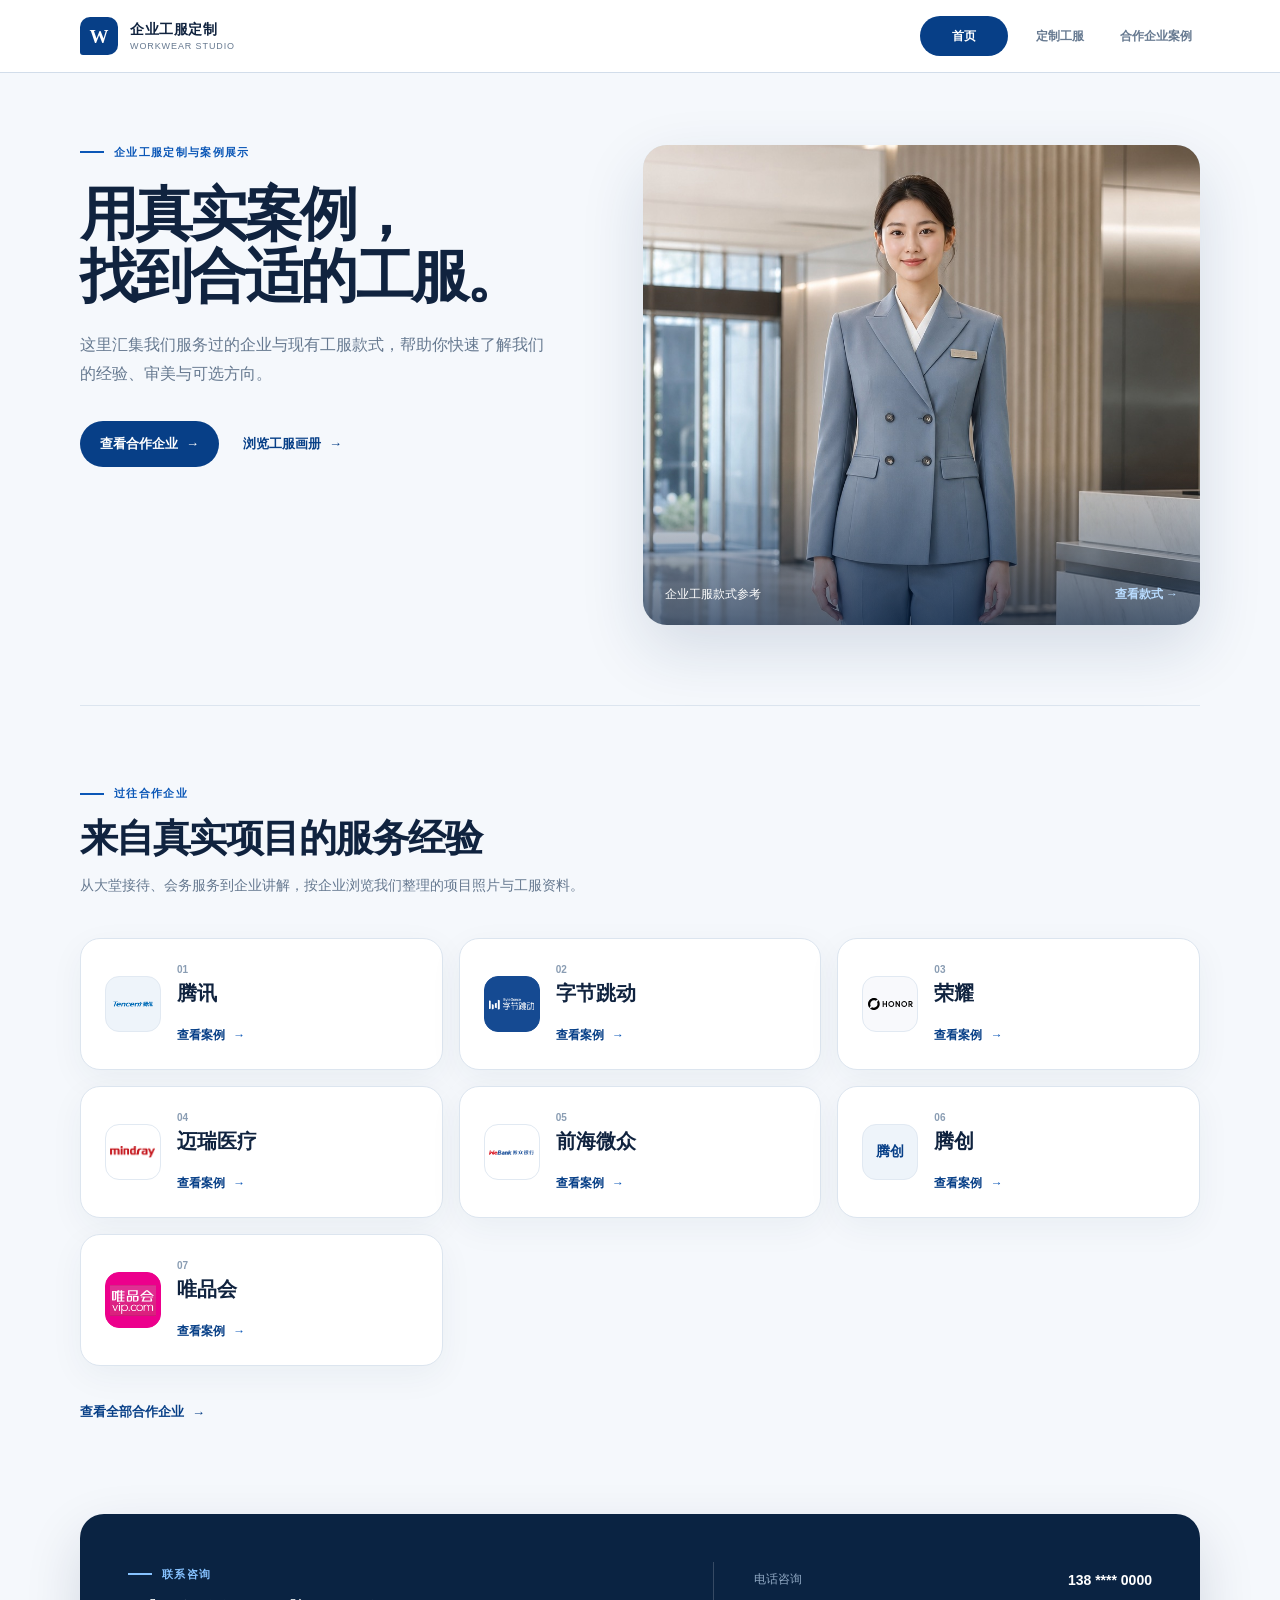
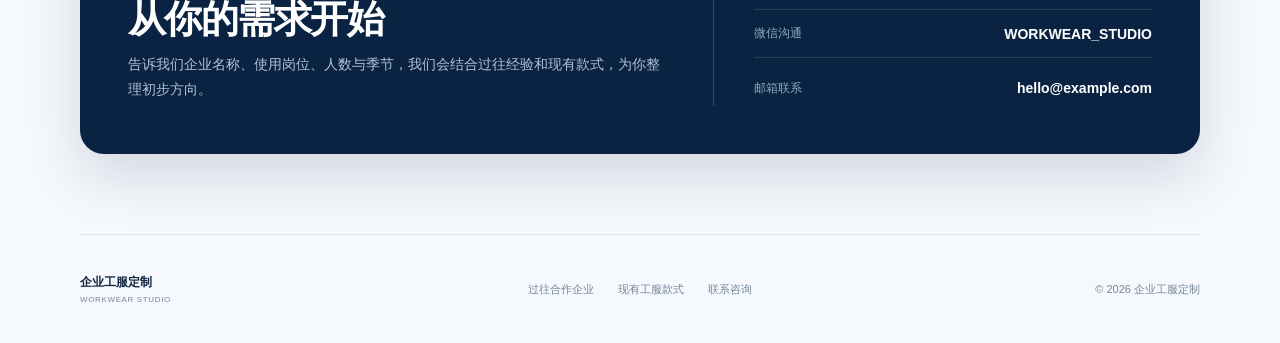
<file: index.html>
<!doctype html>
<html lang="zh-CN">
  <head>
    <meta charset="utf-8" />
    <meta name="viewport" content="width=device-width, initial-scale=1, viewport-fit=cover" />
    <meta name="theme-color" content="#0b3a78" />
    <meta name="description" content="真实合作企业与现有工服款式，一页了解企业工服定制服务。" />
    <meta property="og:title" content="企业工服定制｜真实案例与效果画册" />
    <meta property="og:description" content="查看过往合作企业与现有工服款式。" />
    <meta property="og:type" content="website" />
    <meta property="og:url" content="https://tingyangyan1998-web.github.io/" />
    <meta property="og:image" content="https://tingyangyan1998-web.github.io/uniform-01-lobby.jpg" />
    <title>企业工服定制｜真实案例与效果画册</title>
    <link rel="stylesheet" href="home.css?v=20260830-refine" />
    <link rel="stylesheet" href="company-brands.css?v=20260901-mindray" />
    <link rel="stylesheet" href="site-shell.css?v=e7c402f" />
    <script src="home.js?v=e7c402f" defer></script>
  </head>
  <body>
    <a class="skip-link" href="#main">跳到主要内容</a>

    <header class="home-header global-header">
      <div class="home-nav global-nav">
        <a class="home-brand global-brand" href="index.html" aria-label="网站首页">
          <span class="home-mark global-mark" aria-hidden="true">W</span>
          <span class="brand-copy global-brand-copy"><b>企业工服定制</b><small>WORKWEAR STUDIO</small></span>
        </a>
        <nav class="global-tabs" aria-label="主导航">
          <a class="is-active" href="index.html" aria-current="page">首页</a>
          <a href="lookbook.html">定制工服</a>
          <a href="cases.html">合作企业案例</a>
        </nav>
      </div>
    </header>

    <main id="main">
      <section class="home-hero">
        <div class="hero-copy">
          <p class="eyebrow">企业工服定制与案例展示</p>
          <h1 class="global-page-title">用真实案例，<br />找到合适的工服。</h1>
          <p class="hero-lead global-page-lead">这里汇集我们服务过的企业与现有工服款式，帮助你快速了解我们的经验、审美与可选方向。</p>
          <div class="hero-actions" aria-label="首页主要入口">
            <a class="primary-action" href="cases.html">查看合作企业 <span>→</span></a>
            <a class="text-action" href="lookbook.html">浏览工服画册 <span>→</span></a>
          </div>
        </div>

        <a class="hero-visual" href="lookbook.html" aria-label="查看现有工服款式">
          <img src="uniform-01-lobby.jpg" alt="灰蓝双排扣企业工服效果展示" width="1024" height="1536" fetchpriority="high" />
          <span>企业工服款式参考</span>
          <b>查看款式 →</b>
        </a>
      </section>

      <section class="partner-section section-shell" aria-labelledby="partnerTitle">
        <div class="section-heading">
          <p>过往合作企业</p>
          <h2 id="partnerTitle">来自真实项目的服务经验</h2>
          <span>从大堂接待、会务服务到企业讲解，按企业浏览我们整理的项目照片与工服资料。</span>
        </div>

        <div class="partner-list partner-list--expanded">
          <a class="partner-card" href="case-tencent.html">
            <span class="partner-logo logo-token brand-tencent"><img src="brand/tencent-logo.png" alt="腾讯 Logo" loading="lazy" decoding="async" /></span>
            <span class="partner-name"><small>01</small><b>腾讯</b></span>
            <span class="partner-state">查看案例 <i>→</i></span>
          </a>
          <a class="partner-card" href="case-bytedance.html">
            <span class="partner-logo logo-token brand-bytedance"><img src="brand/bytedance.png" alt="字节跳动 Logo" loading="lazy" decoding="async" /></span>
            <span class="partner-name"><small>02</small><b>字节跳动</b></span>
            <span class="partner-state">查看案例 <i>→</i></span>
          </a>
          <a class="partner-card" href="case-honor.html">
            <span class="partner-logo logo-token brand-honor"><img src="brand/honor.svg" alt="荣耀 Logo" loading="lazy" decoding="async" /></span>
            <span class="partner-name"><small>03</small><b>荣耀</b></span>
            <span class="partner-state">查看案例 <i>→</i></span>
          </a>
          <a class="partner-card" href="case-mindray.html">
            <span class="partner-logo logo-token brand-mindray"><img src="brand/mindray.svg" alt="迈瑞医疗 Logo" loading="lazy" decoding="async" /></span>
            <span class="partner-name"><small>04</small><b>迈瑞医疗</b></span>
            <span class="partner-state">查看案例 <i>→</i></span>
          </a>
          <a class="partner-card" href="case-webank.html">
            <span class="partner-logo logo-token brand-webank"><img src="brand/webank.png" alt="前海微众 Logo" loading="lazy" decoding="async" /></span>
            <span class="partner-name"><small>05</small><b>前海微众</b></span>
            <span class="partner-state">查看案例 <i>→</i></span>
          </a>
          <a class="partner-card" href="case-tengchuang.html">
            <span class="partner-logo logo-token brand-tengchuang"><span class="brand-wordmark" aria-hidden="true">腾创</span></span>
            <span class="partner-name"><small>06</small><b>腾创</b></span>
            <span class="partner-state">查看案例 <i>→</i></span>
          </a>
          <a class="partner-card" href="case-vipshop.html">
            <span class="partner-logo logo-token brand-vipshop"><img src="brand/vipshop.png" alt="唯品会 Logo" loading="lazy" decoding="async" /></span>
            <span class="partner-name"><small>07</small><b>唯品会</b></span>
            <span class="partner-state">查看案例 <i>→</i></span>
          </a>
        </div>

        <a class="section-link" href="cases.html">查看全部合作企业 <span>→</span></a>
      </section>

      <section id="contact" class="contact-section section-shell" aria-labelledby="contactTitle">
        <div class="contact-heading">
          <p>联系咨询</p>
          <h2 id="contactTitle">从你的需求开始</h2>
          <span>告诉我们企业名称、使用岗位、人数与季节，我们会结合过往经验和现有款式，为你整理初步方向。</span>
        </div>
        <dl class="contact-details">
          <div>
            <dt>电话咨询</dt>
            <dd>138 **** 0000</dd>
          </div>
          <div>
            <dt>微信沟通</dt>
            <dd>WORKWEAR_STUDIO</dd>
          </div>
          <div>
            <dt>邮箱联系</dt>
            <dd>hello@example.com</dd>
          </div>
        </dl>
      </section>
    </main>

    <footer class="home-footer">
      <div class="footer-brand">
        <b>企业工服定制</b>
        <span>WORKWEAR STUDIO</span>
      </div>
      <nav aria-label="页脚导航">
        <a href="cases.html">过往合作企业</a>
        <a href="lookbook.html">现有工服款式</a>
        <a href="#contact">联系咨询</a>
      </nav>
      <p>© 2026 企业工服定制</p>
    </footer>
  </body>
</html>
</file>
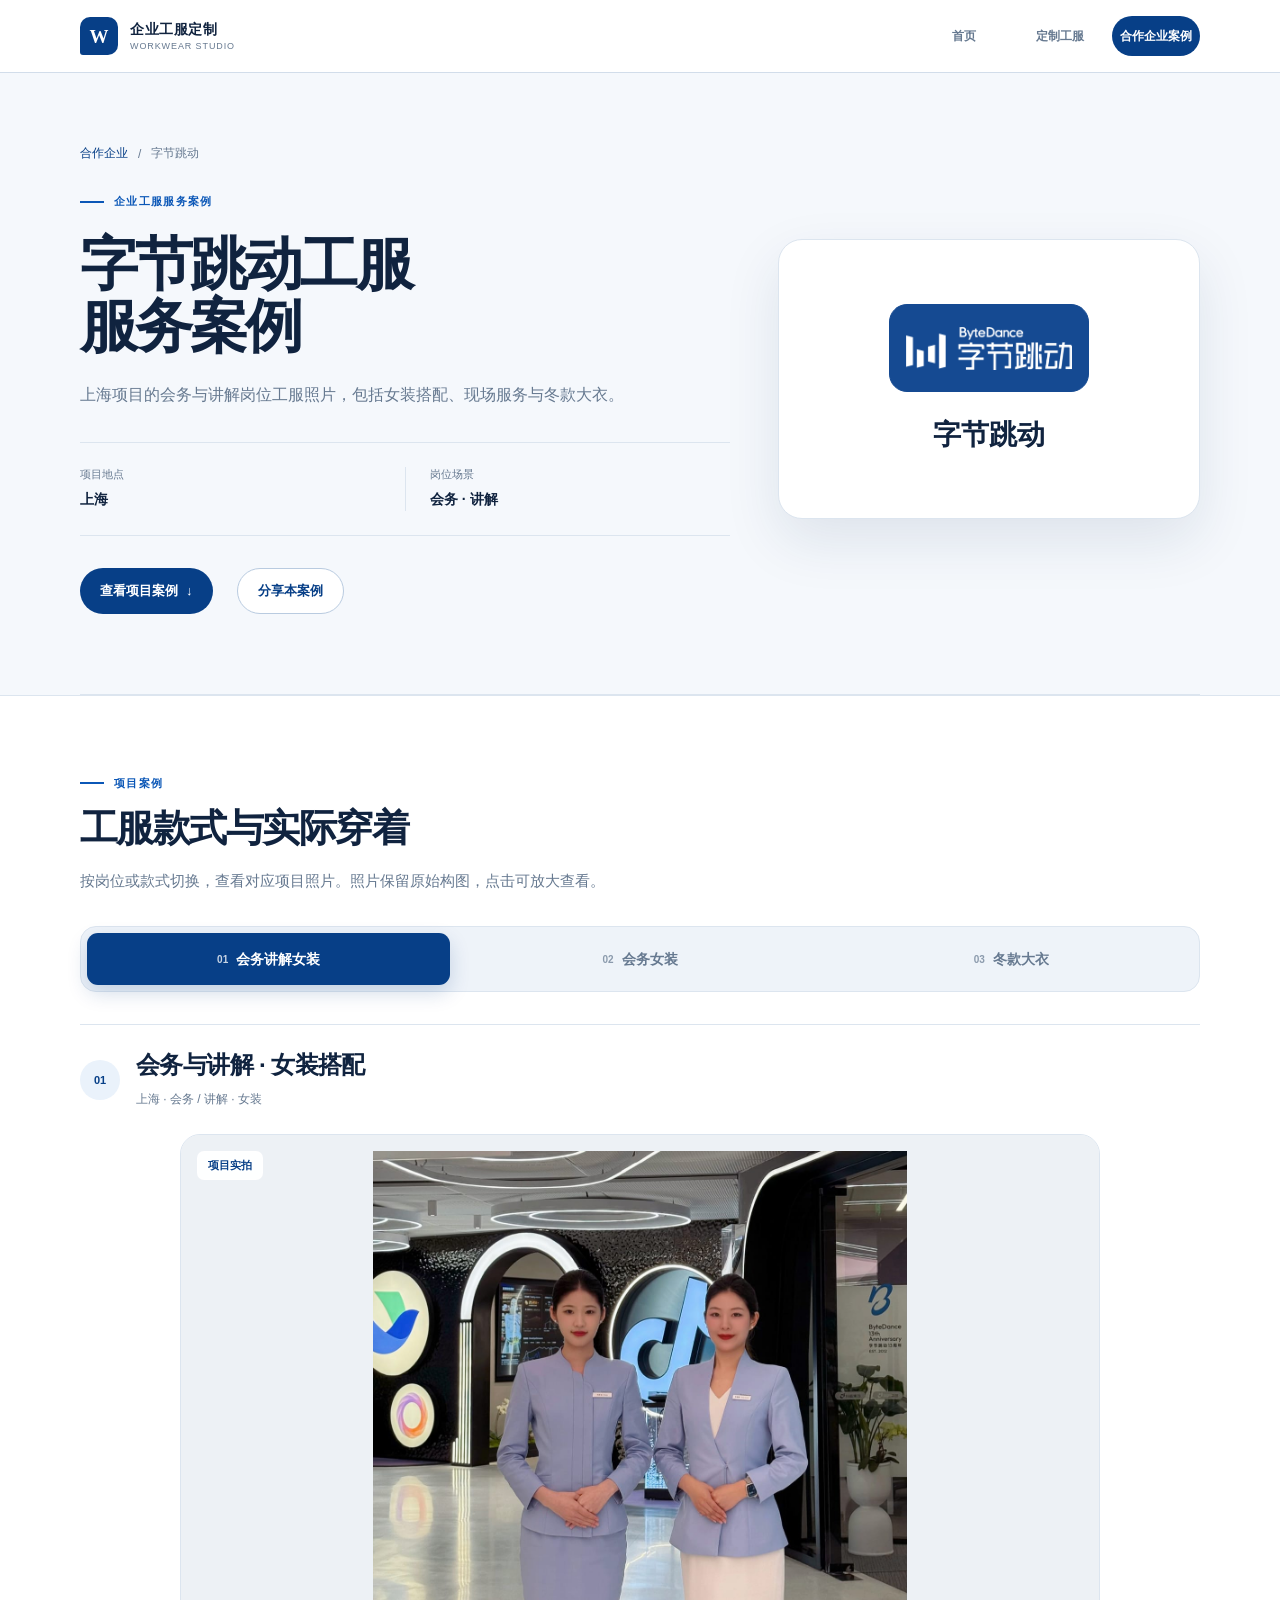
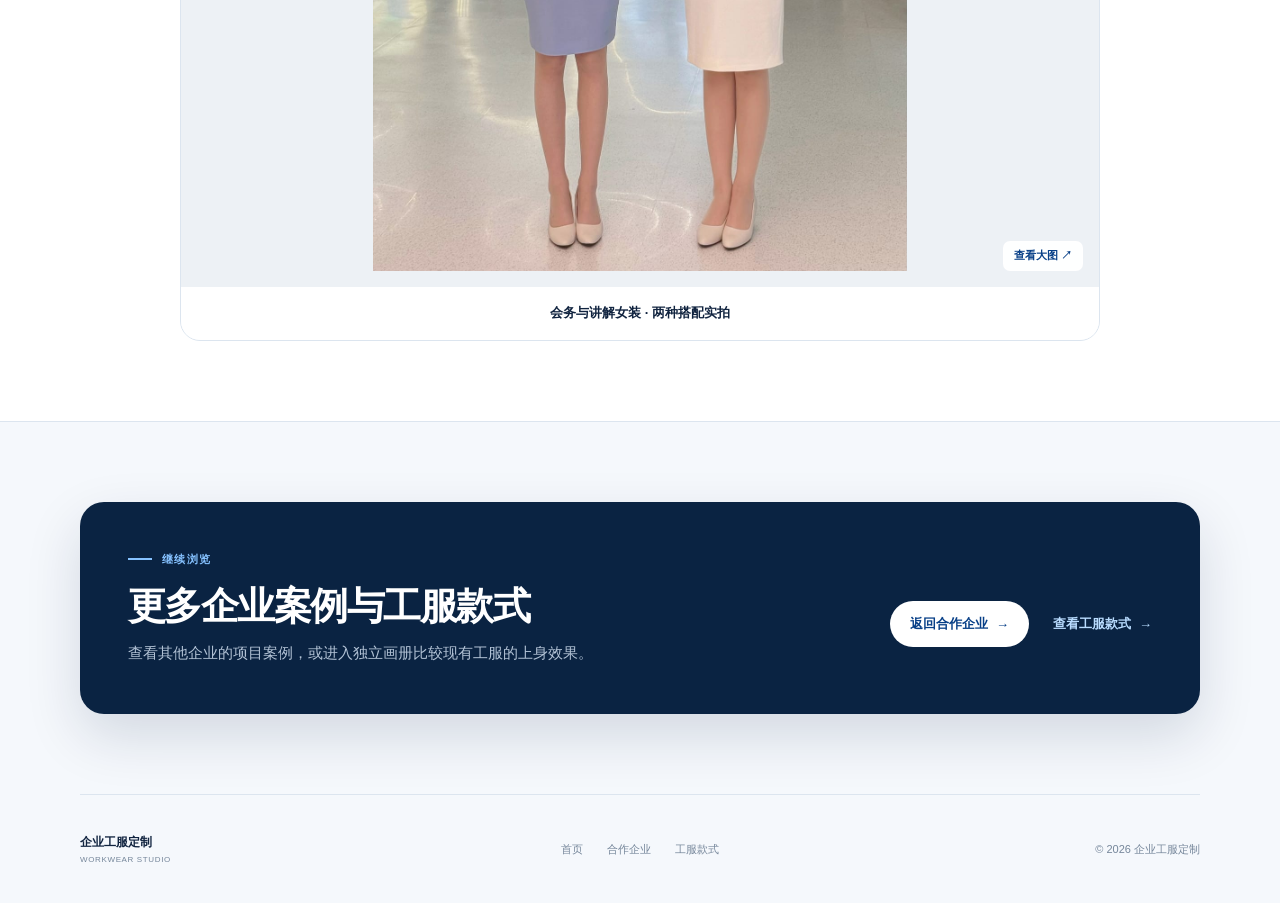
<file: case-bytedance.html>
<!doctype html>
<html lang="zh-CN">
  <head>
    <meta charset="utf-8" />
    <meta name="viewport" content="width=device-width, initial-scale=1, viewport-fit=cover" />
    <meta name="theme-color" content="#073f87" />
    <meta name="description" content="上海项目的会务与讲解岗位工服照片，包括女装搭配、现场服务与冬款大衣。" />
    <meta property="og:title" content="字节跳动工服服务案例" />
    <meta property="og:description" content="上海项目的会务与讲解岗位工服照片，包括女装搭配、现场服务与冬款大衣。" />
    <meta property="og:type" content="article" />
    <meta property="og:url" content="https://tingyangyan1998-web.github.io/case-bytedance.html" />
    <meta property="og:image" content="https://tingyangyan1998-web.github.io/case-media/bytedance-presentation-women.jpg" />
    <meta property="og:image:alt" content="字节跳动 · 会务与讲解女装 · 两种搭配实拍" />
    <meta name="twitter:card" content="summary_large_image" />
    <meta name="twitter:title" content="字节跳动工服服务案例" />
    <meta name="twitter:description" content="上海项目的会务与讲解岗位工服照片，包括女装搭配、现场服务与冬款大衣。" />
    <meta name="twitter:image" content="https://tingyangyan1998-web.github.io/case-media/bytedance-presentation-women.jpg" />
    <title>字节跳动工服服务案例｜企业工服定制</title>
    <link rel="stylesheet" href="cases.css?v=20260831-cases-2" />
    <link rel="stylesheet" href="company-brands.css?v=20260831-cases-2" />
    <link rel="stylesheet" href="real-cases.css?v=20260831-cases-2" />
    <link rel="stylesheet" href="site-shell.css?v=e7c402f" />
    <script src="cases.js?v=20260831-cases-2" defer></script>
  </head>
  <body>
    <a class="skip-link" href="#main">跳到案例内容</a>
    <header class="portfolio-header global-header">
      <div class="portfolio-nav global-nav">
        <a class="portfolio-brand global-brand" href="index.html" aria-label="返回网站首页"><span class="portfolio-mark global-mark" aria-hidden="true">W</span><span class="brand-copy global-brand-copy"><b>企业工服定制</b><small>WORKWEAR STUDIO</small></span></a>
        <nav class="global-tabs" aria-label="主导航"><a href="index.html">首页</a><a href="lookbook.html">定制工服</a><a class="is-active" href="cases.html" aria-current="location">合作企业案例</a></nav>
      </div>
    </header>
    <main id="main">
      <section class="case-hero case-hero--real section-shell">
        <div class="case-hero-copy">
          <nav class="breadcrumb" aria-label="面包屑"><a href="cases.html">合作企业</a><span>/</span><span>字节跳动</span></nav>
          <p class="overline">企业工服服务案例</p>
          <h1 class="global-page-title">字节跳动工服<br />服务案例</h1>
          <p class="case-hero-lead global-page-lead">上海项目的会务与讲解岗位工服照片，包括女装搭配、现场服务与冬款大衣。</p>
          <dl class="case-facts"><div><dt>项目地点</dt><dd>上海</dd></div><div><dt>岗位场景</dt><dd>会务 · 讲解</dd></div></dl>
          <div class="case-hero-actions"><a class="primary-button" href="#caseGallery">查看项目案例 <span>↓</span></a><button class="outline-button" type="button" data-share>分享本案例</button></div>
        </div>
        <div class="company-identity" aria-label="字节跳动企业标识"><span class="identity-logo logo-token brand-bytedance"><img src="brand/bytedance.png" alt="字节跳动 Logo" loading="lazy" decoding="async" /></span><h2>字节跳动</h2></div>
      </section>
      <section id="caseGallery" class="case-reference case-reference--real" aria-labelledby="referenceTitle">
        <div class="section-shell">
          <div class="reference-heading">
            <p class="overline">项目案例</p>
            <h2 id="referenceTitle">工服款式与实际穿着</h2>
            <p>按岗位或款式切换，查看对应项目照片。照片保留原始构图，点击可放大查看。</p>
          </div>
          <div class="reference-catalog project-catalog" data-style-catalog data-catalog-label="选择项目款式">
            <article class="reference-style is-active" data-style-label="会务讲解女装">
              <header><span>01</span><div><h3>会务与讲解 · 女装搭配</h3><p class="project-context">上海 · 会务 / 讲解 · 女装</p></div></header>
              <div class="project-photos project-photos--single">
                <figure>
                  <a class="project-photo" href="case-media/bytedance-presentation-women.jpg" data-photo data-photo-caption="字节跳动 · 会务与讲解女装 · 两种搭配实拍" aria-label="放大查看会务与讲解女装 · 两种搭配实拍">
                    <img src="case-media/bytedance-presentation-women.jpg" alt="字节跳动 · 会务与讲解女装 · 两种搭配实拍" width="1185" height="1600" loading="lazy" decoding="async" />
                    <span class="photo-type">项目实拍</span>
                    <span class="photo-open" aria-hidden="true">查看大图 ↗</span>
                  </a>
                  <figcaption>会务与讲解女装 · 两种搭配实拍</figcaption>
                </figure>
              </div>
            </article>

            <article class="reference-style" data-style-label="会务女装">
              <header><span>02</span><div><h3>会务服务 · 女装</h3><p class="project-context">上海 · 会务服务 · 女装</p></div></header>
              <div class="project-photos project-photos--single">
                <figure>
                  <a class="project-photo" href="case-media/bytedance-meeting-women.jpg" data-photo data-photo-caption="字节跳动 · 会务女装 · 现场实拍" aria-label="放大查看会务女装 · 现场实拍">
                    <img src="case-media/bytedance-meeting-women.jpg" alt="字节跳动 · 会务女装 · 现场实拍" width="1200" height="1600" loading="lazy" decoding="async" />
                    <span class="photo-type">项目实拍</span>
                    <span class="photo-open" aria-hidden="true">查看大图 ↗</span>
                  </a>
                  <figcaption>会务女装 · 现场实拍</figcaption>
                </figure>
              </div>
            </article>

            <article class="reference-style" data-style-label="冬款大衣">
              <header><span>03</span><div><h3>会务与讲解 · 冬款大衣</h3><p class="project-context">上海 · 会务 / 讲解 · 女装 · 冬款</p></div></header>
              <div class="project-photos project-photos--single">
                <figure>
                  <a class="project-photo" href="case-media/bytedance-winter-coat-women.jpg" data-photo data-photo-caption="字节跳动 · 冬款大衣 · 现场实拍" aria-label="放大查看冬款大衣 · 现场实拍">
                    <img src="case-media/bytedance-winter-coat-women.jpg" alt="字节跳动 · 冬款大衣 · 现场实拍" width="1200" height="1600" loading="lazy" decoding="async" />
                    <span class="photo-type">项目实拍</span>
                    <span class="photo-open" aria-hidden="true">查看大图 ↗</span>
                  </a>
                  <figcaption>冬款大衣 · 现场实拍</figcaption>
                </figure>
              </div>
            </article>
          </div>
        </div>
      </section>
      <section class="next-case section-shell">
        <div><p class="overline">继续浏览</p><h2>更多企业案例与工服款式</h2><p>查看其他企业的项目案例，或进入独立画册比较现有工服的上身效果。</p></div>
        <div class="next-actions"><a class="primary-button" href="cases.html">返回合作企业 <span>→</span></a><a class="text-button" href="lookbook.html">查看工服款式 <span>→</span></a></div>
      </section>
    </main>
    <footer class="portfolio-footer">
      <div class="footer-brand"><b>企业工服定制</b><span>WORKWEAR STUDIO</span></div>
      <nav aria-label="页脚导航"><a href="index.html">首页</a><a href="cases.html">合作企业</a><a href="lookbook.html">工服款式</a></nav>
      <p>© 2026 企业工服定制</p>
    </footer>
    <dialog class="photo-dialog" aria-label="案例图片大图">
      <button class="photo-dialog-close" type="button" aria-label="关闭大图">关闭 <span aria-hidden="true">×</span></button>
      <figure><img alt="" /><figcaption></figcaption></figure>
    </dialog>
    <div class="case-toast" role="status" aria-live="polite"></div>
  </body>
</html>
</file>
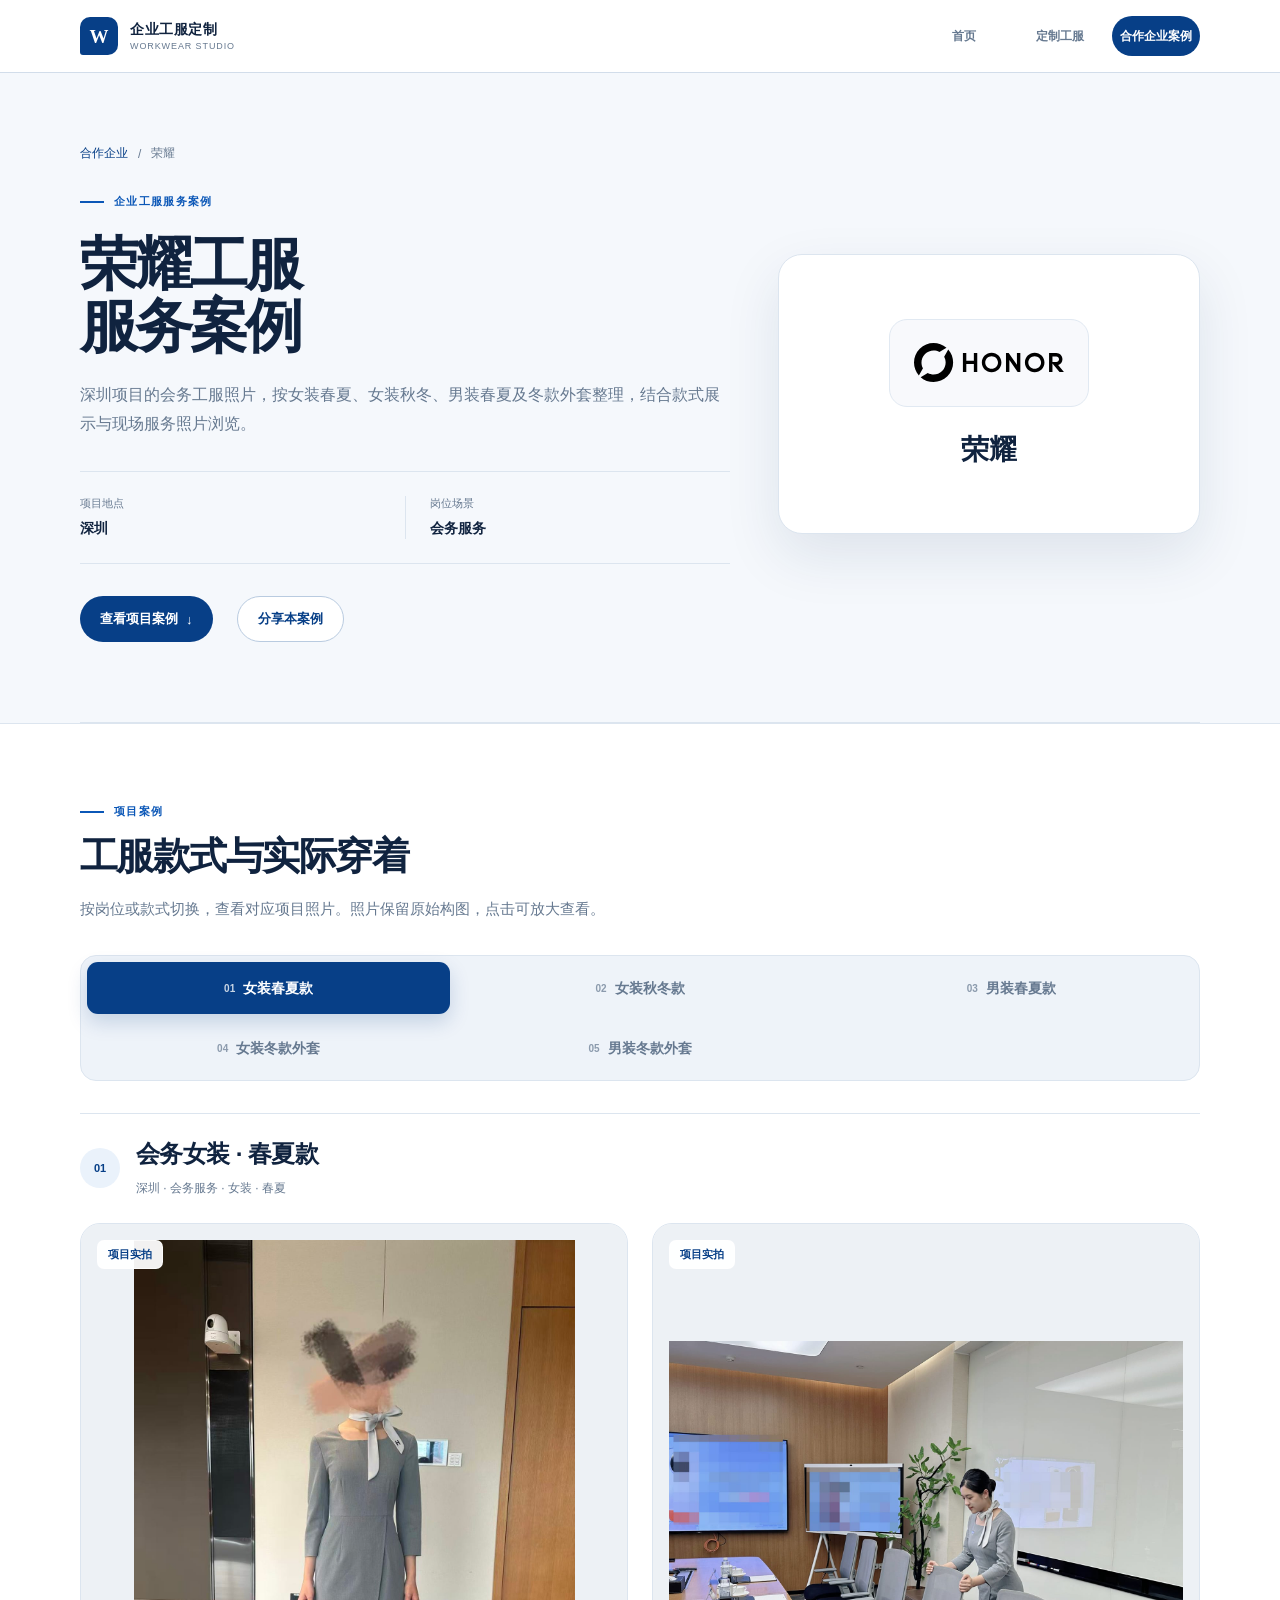
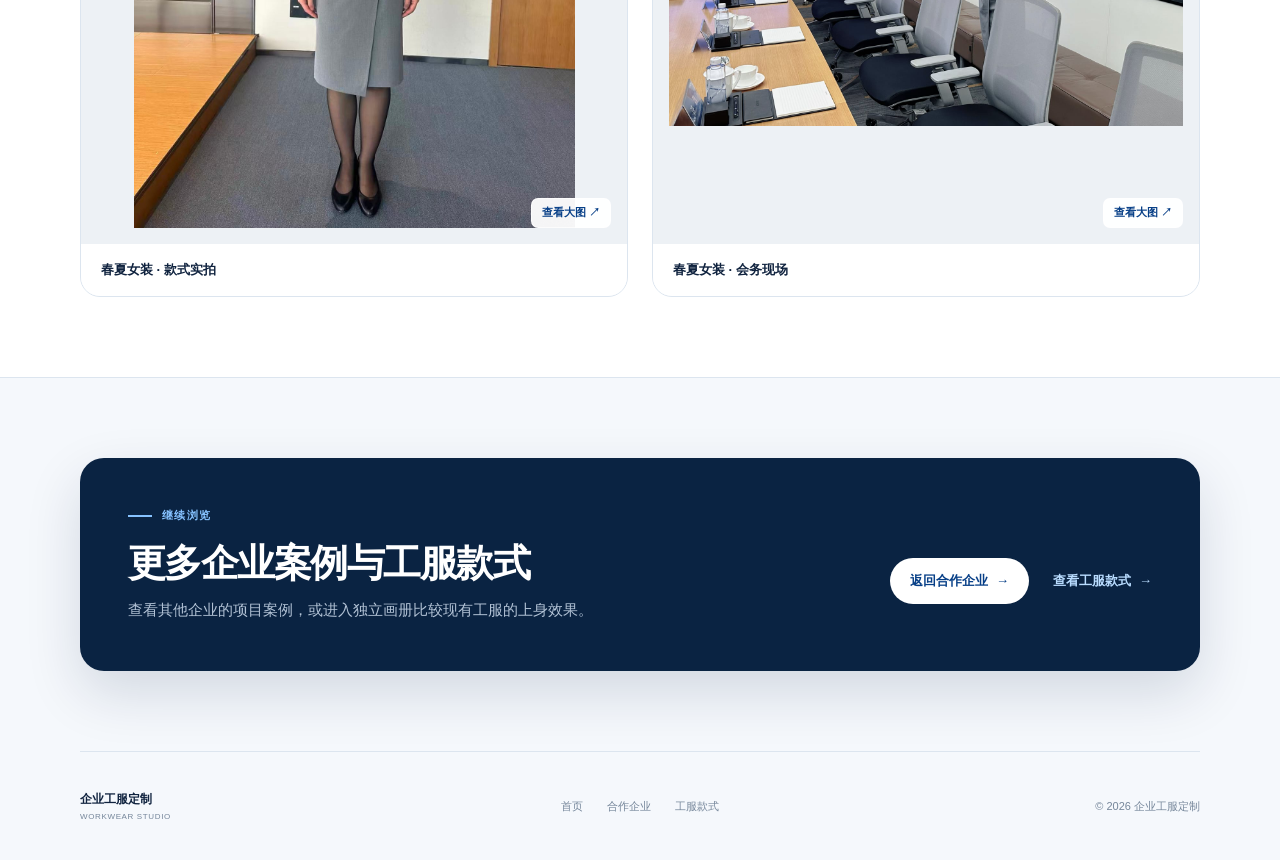
<file: case-honor.html>
<!doctype html>
<html lang="zh-CN">
  <head>
    <meta charset="utf-8" />
    <meta name="viewport" content="width=device-width, initial-scale=1, viewport-fit=cover" />
    <meta name="theme-color" content="#073f87" />
    <meta name="description" content="深圳项目的会务工服照片，按女装春夏、女装秋冬、男装春夏及冬款外套整理，结合款式展示与现场服务照片浏览。" />
    <meta property="og:title" content="荣耀工服服务案例" />
    <meta property="og:description" content="深圳项目的会务工服照片，按女装春夏、女装秋冬、男装春夏及冬款外套整理，结合款式展示与现场服务照片浏览。" />
    <meta property="og:type" content="article" />
    <meta property="og:url" content="https://tingyangyan1998-web.github.io/case-honor.html" />
    <meta property="og:image" content="https://tingyangyan1998-web.github.io/case-media/honor-spring-women-style.jpg" />
    <meta property="og:image:alt" content="荣耀 · 春夏女装 · 款式实拍" />
    <meta name="twitter:card" content="summary_large_image" />
    <meta name="twitter:title" content="荣耀工服服务案例" />
    <meta name="twitter:description" content="深圳项目的会务工服照片，按女装春夏、女装秋冬、男装春夏及冬款外套整理，结合款式展示与现场服务照片浏览。" />
    <meta name="twitter:image" content="https://tingyangyan1998-web.github.io/case-media/honor-spring-women-style.jpg" />
    <title>荣耀工服服务案例｜企业工服定制</title>
    <link rel="stylesheet" href="cases.css?v=20260831-cases-2" />
    <link rel="stylesheet" href="company-brands.css?v=20260831-cases-2" />
    <link rel="stylesheet" href="real-cases.css?v=20260831-cases-2" />
    <link rel="stylesheet" href="site-shell.css?v=e7c402f" />
    <script src="cases.js?v=20260831-cases-2" defer></script>
  </head>
  <body>
    <a class="skip-link" href="#main">跳到案例内容</a>
    <header class="portfolio-header global-header">
      <div class="portfolio-nav global-nav">
        <a class="portfolio-brand global-brand" href="index.html" aria-label="返回网站首页"><span class="portfolio-mark global-mark" aria-hidden="true">W</span><span class="brand-copy global-brand-copy"><b>企业工服定制</b><small>WORKWEAR STUDIO</small></span></a>
        <nav class="global-tabs" aria-label="主导航"><a href="index.html">首页</a><a href="lookbook.html">定制工服</a><a class="is-active" href="cases.html" aria-current="location">合作企业案例</a></nav>
      </div>
    </header>
    <main id="main">
      <section class="case-hero case-hero--real section-shell">
        <div class="case-hero-copy">
          <nav class="breadcrumb" aria-label="面包屑"><a href="cases.html">合作企业</a><span>/</span><span>荣耀</span></nav>
          <p class="overline">企业工服服务案例</p>
          <h1 class="global-page-title">荣耀工服<br />服务案例</h1>
          <p class="case-hero-lead global-page-lead">深圳项目的会务工服照片，按女装春夏、女装秋冬、男装春夏及冬款外套整理，结合款式展示与现场服务照片浏览。</p>
          <dl class="case-facts"><div><dt>项目地点</dt><dd>深圳</dd></div><div><dt>岗位场景</dt><dd>会务服务</dd></div></dl>
          <div class="case-hero-actions"><a class="primary-button" href="#caseGallery">查看项目案例 <span>↓</span></a><button class="outline-button" type="button" data-share>分享本案例</button></div>
        </div>
        <div class="company-identity" aria-label="荣耀企业标识"><span class="identity-logo logo-token brand-honor"><img src="brand/honor.svg" alt="荣耀 Logo" loading="lazy" decoding="async" /></span><h2>荣耀</h2></div>
      </section>
      <section id="caseGallery" class="case-reference case-reference--real" aria-labelledby="referenceTitle">
        <div class="section-shell">
          <div class="reference-heading">
            <p class="overline">项目案例</p>
            <h2 id="referenceTitle">工服款式与实际穿着</h2>
            <p>按岗位或款式切换，查看对应项目照片。照片保留原始构图，点击可放大查看。</p>
          </div>
          <div class="reference-catalog project-catalog" data-style-catalog data-catalog-label="选择项目款式">
            <article class="reference-style is-active" data-style-label="女装春夏款">
              <header><span>01</span><div><h3>会务女装 · 春夏款</h3><p class="project-context">深圳 · 会务服务 · 女装 · 春夏</p></div></header>
              <div class="project-photos">
                <figure>
                  <a class="project-photo" href="case-media/honor-spring-women-style.jpg" data-photo data-photo-caption="荣耀 · 春夏女装 · 款式实拍" aria-label="放大查看春夏女装 · 款式实拍">
                    <img src="case-media/honor-spring-women-style.jpg" alt="荣耀 · 春夏女装 · 款式实拍" width="1200" height="1600" loading="lazy" decoding="async" />
                    <span class="photo-type">项目实拍</span>
                    <span class="photo-open" aria-hidden="true">查看大图 ↗</span>
                  </a>
                  <figcaption>春夏女装 · 款式实拍</figcaption>
                </figure>
                <figure>
                  <a class="project-photo" href="case-media/honor-spring-women-scene.jpg" data-photo data-photo-caption="荣耀 · 春夏女装 · 会务现场" aria-label="放大查看春夏女装 · 会务现场">
                    <img src="case-media/honor-spring-women-scene.jpg" alt="荣耀 · 春夏女装 · 会务现场" width="1600" height="1200" loading="lazy" decoding="async" />
                    <span class="photo-type">项目实拍</span>
                    <span class="photo-open" aria-hidden="true">查看大图 ↗</span>
                  </a>
                  <figcaption>春夏女装 · 会务现场</figcaption>
                </figure>
              </div>
            </article>

            <article class="reference-style" data-style-label="女装秋冬款">
              <header><span>02</span><div><h3>会务女装 · 秋冬款</h3><p class="project-context">深圳 · 会务服务 · 女装 · 秋冬</p></div></header>
              <div class="project-photos">
                <figure>
                  <a class="project-photo" href="case-media/honor-autumn-women-style.jpg" data-photo data-photo-caption="荣耀 · 秋冬女装 · 款式实拍" aria-label="放大查看秋冬女装 · 款式实拍">
                    <img src="case-media/honor-autumn-women-style.jpg" alt="荣耀 · 秋冬女装 · 款式实拍" width="1200" height="1600" loading="lazy" decoding="async" />
                    <span class="photo-type">项目实拍</span>
                    <span class="photo-open" aria-hidden="true">查看大图 ↗</span>
                  </a>
                  <figcaption>秋冬女装 · 款式实拍</figcaption>
                </figure>
                <figure>
                  <a class="project-photo" href="case-media/honor-autumn-women-scene.jpg" data-photo data-photo-caption="荣耀 · 秋冬女装 · 接待现场" aria-label="放大查看秋冬女装 · 接待现场">
                    <img src="case-media/honor-autumn-women-scene.jpg" alt="荣耀 · 秋冬女装 · 接待现场" width="1376" height="1484" loading="lazy" decoding="async" />
                    <span class="photo-type">项目实拍</span>
                    <span class="photo-open" aria-hidden="true">查看大图 ↗</span>
                  </a>
                  <figcaption>秋冬女装 · 接待现场</figcaption>
                </figure>
              </div>
            </article>

            <article class="reference-style" data-style-label="男装春夏款">
              <header><span>03</span><div><h3>会务男装 · 春夏款</h3><p class="project-context">深圳 · 会务服务 · 男装 · 春夏</p></div></header>
              <div class="project-photos project-photos--single">
                <figure>
                  <a class="project-photo" href="case-media/honor-spring-men-style.jpg" data-photo data-photo-caption="荣耀 · 春夏男装 · 款式实拍" aria-label="放大查看春夏男装 · 款式实拍">
                    <img src="case-media/honor-spring-men-style.jpg" alt="荣耀 · 春夏男装 · 款式实拍" width="1200" height="1600" loading="lazy" decoding="async" />
                    <span class="photo-type">项目实拍</span>
                    <span class="photo-open" aria-hidden="true">查看大图 ↗</span>
                  </a>
                  <figcaption>春夏男装 · 款式实拍</figcaption>
                </figure>
              </div>
            </article>

            <article class="reference-style" data-style-label="女装冬款外套">
              <header><span>04</span><div><h3>会务女装 · 冬款外套</h3><p class="project-context">深圳 · 会务服务 · 女装 · 冬款</p></div></header>
              <div class="project-photos project-photos--single">
                <figure>
                  <a class="project-photo" href="case-media/honor-winter-women-coat.jpg" data-photo data-photo-caption="荣耀 · 女装冬款外套 · 款式实拍" aria-label="放大查看女装冬款外套 · 款式实拍">
                    <img src="case-media/honor-winter-women-coat.jpg" alt="荣耀 · 女装冬款外套 · 款式实拍" width="1200" height="1600" loading="lazy" decoding="async" />
                    <span class="photo-type">项目实拍</span>
                    <span class="photo-open" aria-hidden="true">查看大图 ↗</span>
                  </a>
                  <figcaption>女装冬款外套 · 款式实拍</figcaption>
                </figure>
              </div>
            </article>

            <article class="reference-style" data-style-label="男装冬款外套">
              <header><span>05</span><div><h3>会务男装 · 冬款外套</h3><p class="project-context">深圳 · 会务服务 · 男装 · 冬款</p></div></header>
              <div class="project-photos project-photos--single">
                <figure>
                  <a class="project-photo" href="case-media/honor-winter-men-coat.jpg" data-photo data-photo-caption="荣耀 · 男装冬款外套 · 款式实拍" aria-label="放大查看男装冬款外套 · 款式实拍">
                    <img src="case-media/honor-winter-men-coat.jpg" alt="荣耀 · 男装冬款外套 · 款式实拍" width="1200" height="1600" loading="lazy" decoding="async" />
                    <span class="photo-type">项目实拍</span>
                    <span class="photo-open" aria-hidden="true">查看大图 ↗</span>
                  </a>
                  <figcaption>男装冬款外套 · 款式实拍</figcaption>
                </figure>
              </div>
            </article>
          </div>
        </div>
      </section>
      <section class="next-case section-shell">
        <div><p class="overline">继续浏览</p><h2>更多企业案例与工服款式</h2><p>查看其他企业的项目案例，或进入独立画册比较现有工服的上身效果。</p></div>
        <div class="next-actions"><a class="primary-button" href="cases.html">返回合作企业 <span>→</span></a><a class="text-button" href="lookbook.html">查看工服款式 <span>→</span></a></div>
      </section>
    </main>
    <footer class="portfolio-footer">
      <div class="footer-brand"><b>企业工服定制</b><span>WORKWEAR STUDIO</span></div>
      <nav aria-label="页脚导航"><a href="index.html">首页</a><a href="cases.html">合作企业</a><a href="lookbook.html">工服款式</a></nav>
      <p>© 2026 企业工服定制</p>
    </footer>
    <dialog class="photo-dialog" aria-label="案例图片大图">
      <button class="photo-dialog-close" type="button" aria-label="关闭大图">关闭 <span aria-hidden="true">×</span></button>
      <figure><img alt="" /><figcaption></figcaption></figure>
    </dialog>
    <div class="case-toast" role="status" aria-live="polite"></div>
  </body>
</html>
</file>
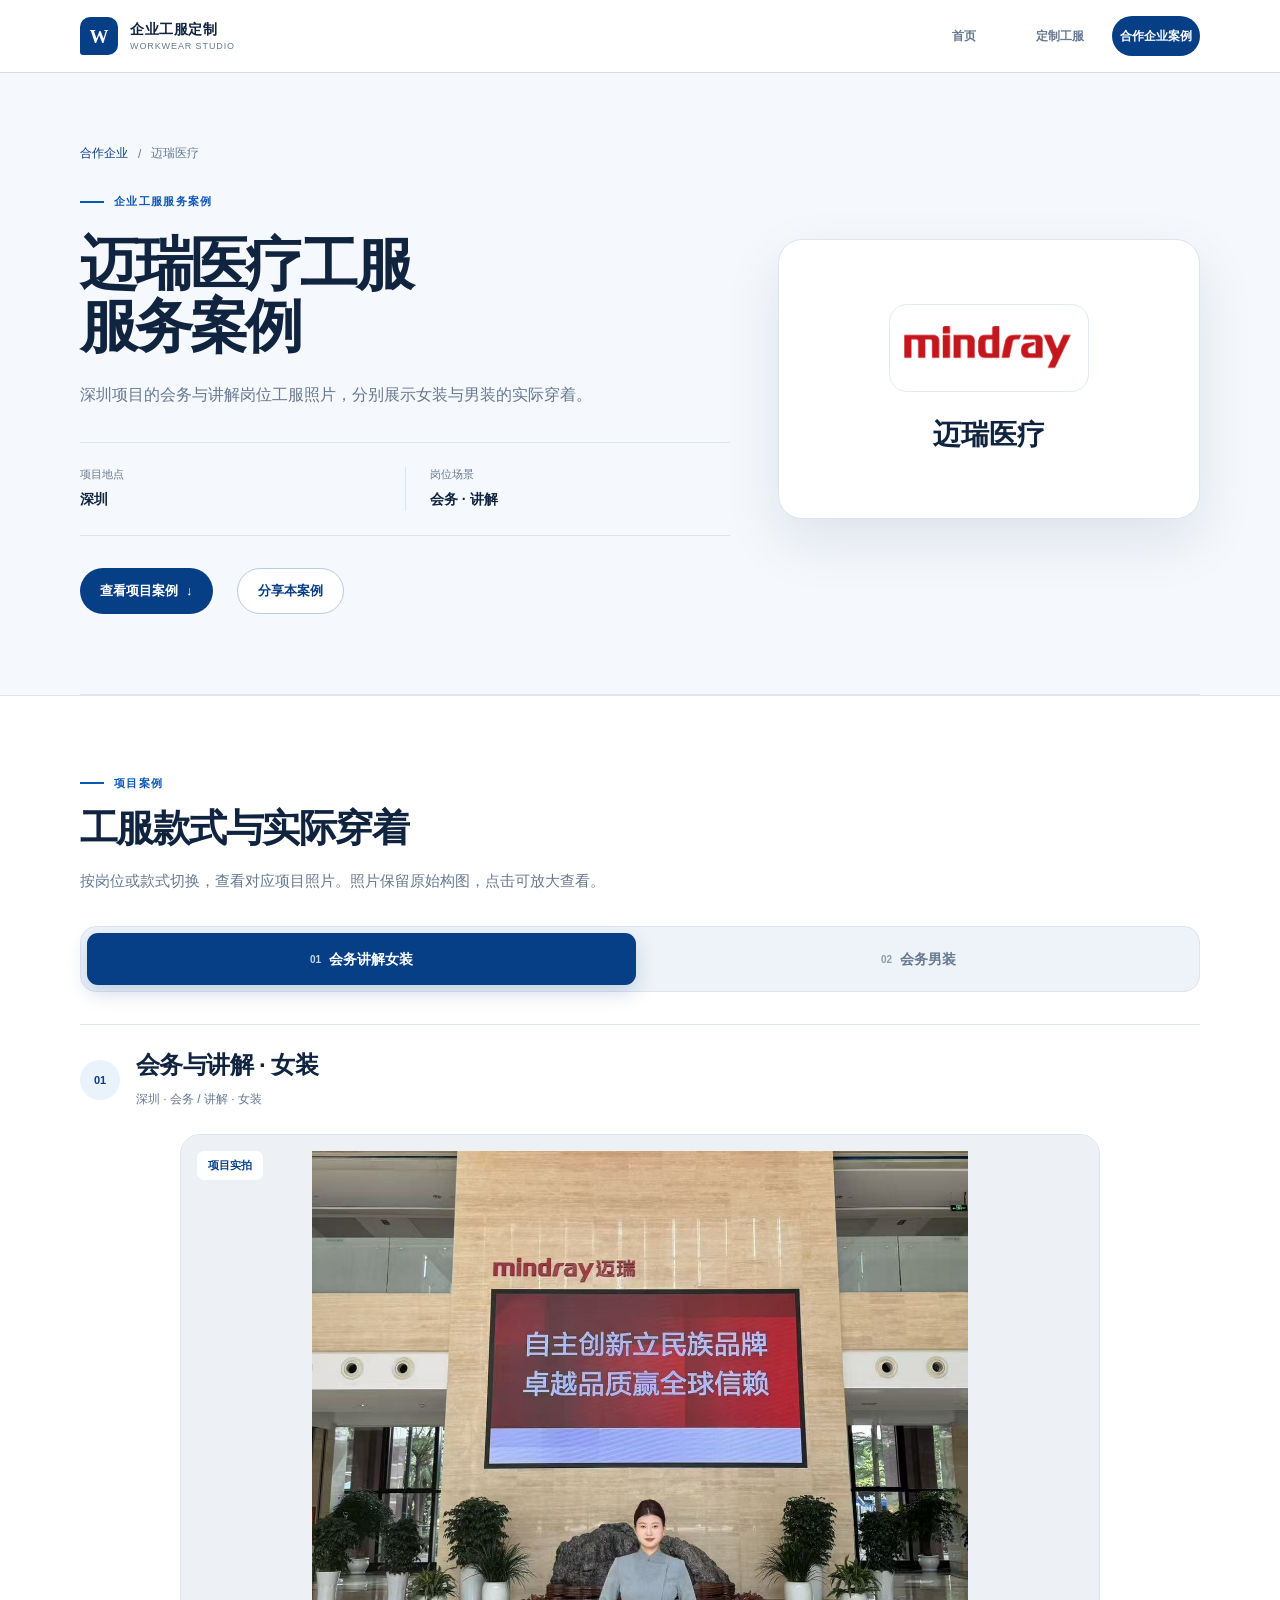
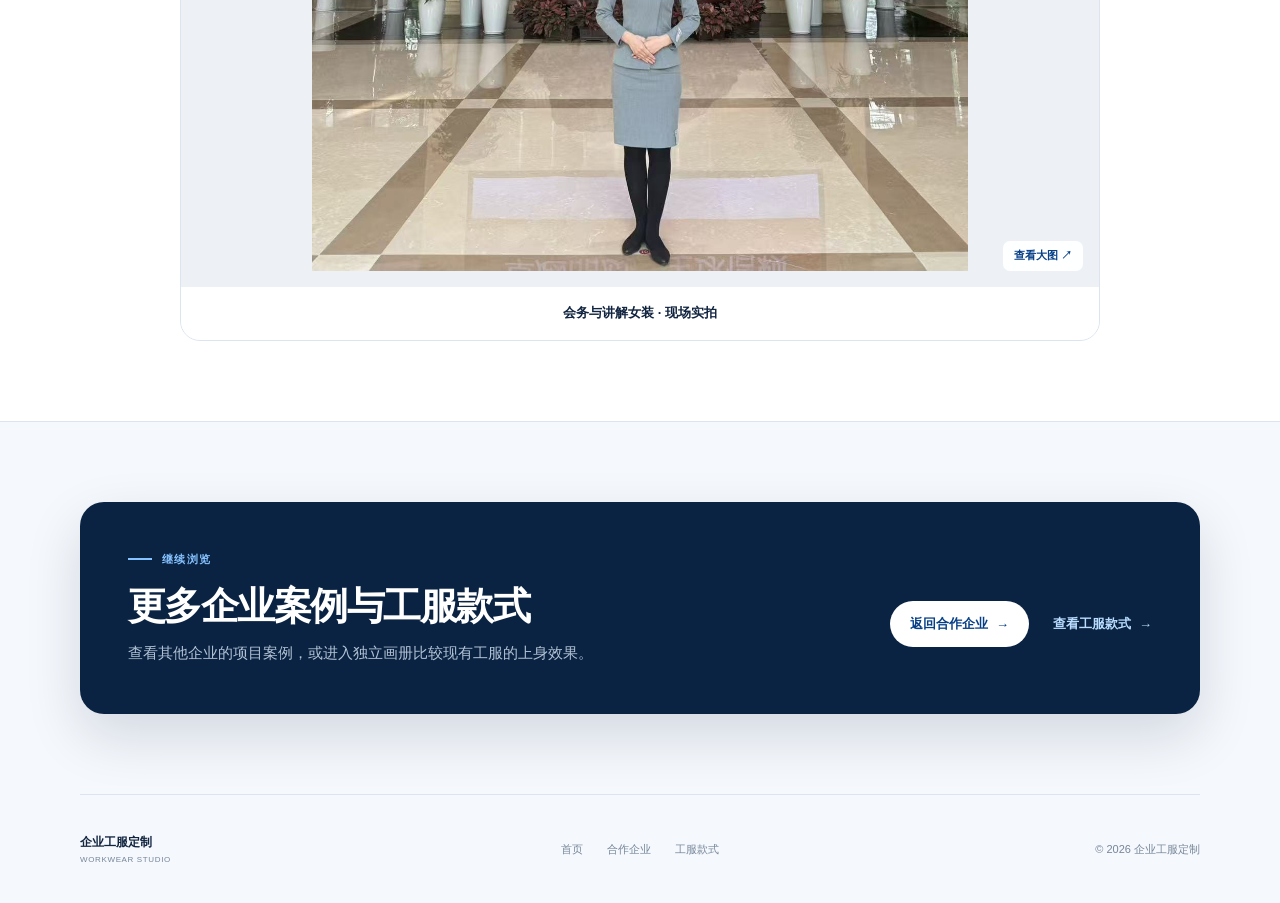
<file: case-mindray.html>
<!doctype html>
<html lang="zh-CN">
  <head>
    <meta charset="utf-8" />
    <meta name="viewport" content="width=device-width, initial-scale=1, viewport-fit=cover" />
    <meta name="theme-color" content="#073f87" />
    <meta name="description" content="深圳项目的会务与讲解岗位工服照片，分别展示女装与男装的实际穿着。" />
    <meta property="og:title" content="迈瑞医疗工服服务案例" />
    <meta property="og:description" content="深圳项目的会务与讲解岗位工服照片，分别展示女装与男装的实际穿着。" />
    <meta property="og:type" content="article" />
    <meta property="og:url" content="https://tingyangyan1998-web.github.io/case-mindray.html" />
    <meta property="og:image" content="https://tingyangyan1998-web.github.io/case-media/mindray-presentation-women.jpg" />
    <meta property="og:image:alt" content="迈瑞医疗 · 会务与讲解女装 · 现场实拍" />
    <meta name="twitter:card" content="summary_large_image" />
    <meta name="twitter:title" content="迈瑞医疗工服服务案例" />
    <meta name="twitter:description" content="深圳项目的会务与讲解岗位工服照片，分别展示女装与男装的实际穿着。" />
    <meta name="twitter:image" content="https://tingyangyan1998-web.github.io/case-media/mindray-presentation-women.jpg" />
    <title>迈瑞医疗工服服务案例｜企业工服定制</title>
    <link rel="stylesheet" href="cases.css?v=20260831-cases-2" />
    <link rel="stylesheet" href="company-brands.css?v=20260901-mindray" />
    <link rel="stylesheet" href="real-cases.css?v=20260831-cases-2" />
    <link rel="stylesheet" href="site-shell.css?v=e7c402f" />
    <script src="cases.js?v=20260831-cases-2" defer></script>
  </head>
  <body>
    <a class="skip-link" href="#main">跳到案例内容</a>
    <header class="portfolio-header global-header">
      <div class="portfolio-nav global-nav">
        <a class="portfolio-brand global-brand" href="index.html" aria-label="返回网站首页"><span class="portfolio-mark global-mark" aria-hidden="true">W</span><span class="brand-copy global-brand-copy"><b>企业工服定制</b><small>WORKWEAR STUDIO</small></span></a>
        <nav class="global-tabs" aria-label="主导航"><a href="index.html">首页</a><a href="lookbook.html">定制工服</a><a class="is-active" href="cases.html" aria-current="location">合作企业案例</a></nav>
      </div>
    </header>
    <main id="main">
      <section class="case-hero case-hero--real section-shell">
        <div class="case-hero-copy">
          <nav class="breadcrumb" aria-label="面包屑"><a href="cases.html">合作企业</a><span>/</span><span>迈瑞医疗</span></nav>
          <p class="overline">企业工服服务案例</p>
          <h1 class="global-page-title">迈瑞医疗工服<br />服务案例</h1>
          <p class="case-hero-lead global-page-lead">深圳项目的会务与讲解岗位工服照片，分别展示女装与男装的实际穿着。</p>
          <dl class="case-facts"><div><dt>项目地点</dt><dd>深圳</dd></div><div><dt>岗位场景</dt><dd>会务 · 讲解</dd></div></dl>
          <div class="case-hero-actions"><a class="primary-button" href="#caseGallery">查看项目案例 <span>↓</span></a><button class="outline-button" type="button" data-share>分享本案例</button></div>
        </div>
        <div class="company-identity" aria-label="迈瑞医疗企业标识"><span class="identity-logo logo-token brand-mindray"><img src="brand/mindray.svg" alt="迈瑞医疗 Logo" decoding="async" /></span><h2>迈瑞医疗</h2></div>
      </section>
      <section id="caseGallery" class="case-reference case-reference--real" aria-labelledby="referenceTitle">
        <div class="section-shell">
          <div class="reference-heading">
            <p class="overline">项目案例</p>
            <h2 id="referenceTitle">工服款式与实际穿着</h2>
            <p>按岗位或款式切换，查看对应项目照片。照片保留原始构图，点击可放大查看。</p>
          </div>
          <div class="reference-catalog project-catalog" data-style-catalog data-catalog-label="选择项目款式">
            <article class="reference-style is-active" data-style-label="会务讲解女装">
              <header><span>01</span><div><h3>会务与讲解 · 女装</h3><p class="project-context">深圳 · 会务 / 讲解 · 女装</p></div></header>
              <div class="project-photos project-photos--single">
                <figure>
                  <a class="project-photo" href="case-media/mindray-presentation-women.jpg" data-photo data-photo-caption="迈瑞医疗 · 会务与讲解女装 · 现场实拍" aria-label="放大查看会务与讲解女装 · 现场实拍">
                    <img src="case-media/mindray-presentation-women.jpg" alt="迈瑞医疗 · 会务与讲解女装 · 现场实拍" width="1280" height="1405" loading="lazy" decoding="async" />
                    <span class="photo-type">项目实拍</span>
                    <span class="photo-open" aria-hidden="true">查看大图 ↗</span>
                  </a>
                  <figcaption>会务与讲解女装 · 现场实拍</figcaption>
                </figure>
              </div>
            </article>

            <article class="reference-style" data-style-label="会务男装">
              <header><span>02</span><div><h3>会务服务 · 男装</h3><p class="project-context">深圳 · 会务服务 · 男装</p></div></header>
              <div class="project-photos project-photos--single">
                <figure>
                  <a class="project-photo" href="case-media/mindray-meeting-men.jpg" data-photo data-photo-caption="迈瑞医疗 · 会务男装 · 款式实拍" aria-label="放大查看会务男装 · 款式实拍">
                    <img src="case-media/mindray-meeting-men.jpg" alt="迈瑞医疗 · 会务男装 · 款式实拍" width="1200" height="1600" loading="lazy" decoding="async" />
                    <span class="photo-type">项目实拍</span>
                    <span class="photo-open" aria-hidden="true">查看大图 ↗</span>
                  </a>
                  <figcaption>会务男装 · 款式实拍</figcaption>
                </figure>
              </div>
            </article>
          </div>
        </div>
      </section>
      <section class="next-case section-shell">
        <div><p class="overline">继续浏览</p><h2>更多企业案例与工服款式</h2><p>查看其他企业的项目案例，或进入独立画册比较现有工服的上身效果。</p></div>
        <div class="next-actions"><a class="primary-button" href="cases.html">返回合作企业 <span>→</span></a><a class="text-button" href="lookbook.html">查看工服款式 <span>→</span></a></div>
      </section>
    </main>
    <footer class="portfolio-footer">
      <div class="footer-brand"><b>企业工服定制</b><span>WORKWEAR STUDIO</span></div>
      <nav aria-label="页脚导航"><a href="index.html">首页</a><a href="cases.html">合作企业</a><a href="lookbook.html">工服款式</a></nav>
      <p>© 2026 企业工服定制</p>
    </footer>
    <dialog class="photo-dialog" aria-label="案例图片大图">
      <button class="photo-dialog-close" type="button" aria-label="关闭大图">关闭 <span aria-hidden="true">×</span></button>
      <figure><img alt="" /><figcaption></figcaption></figure>
    </dialog>
    <div class="case-toast" role="status" aria-live="polite"></div>
  </body>
</html>
</file>
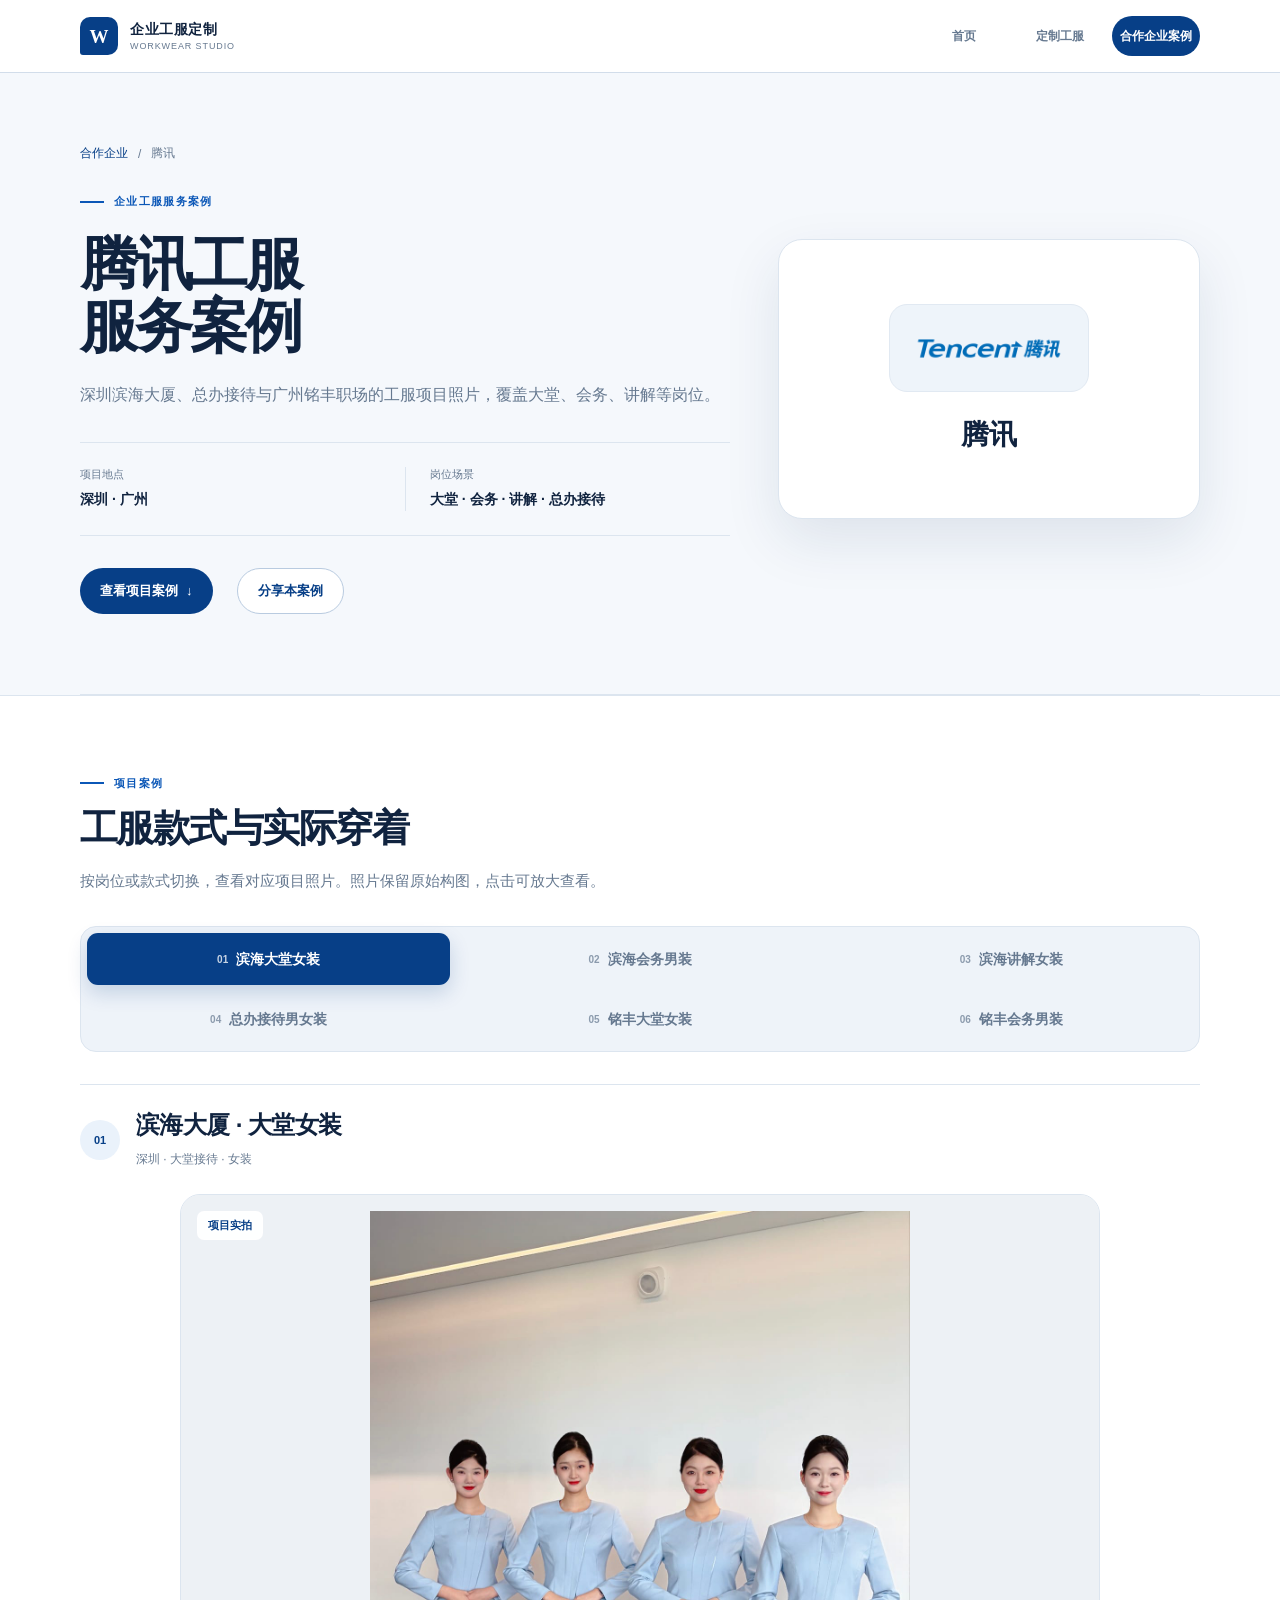
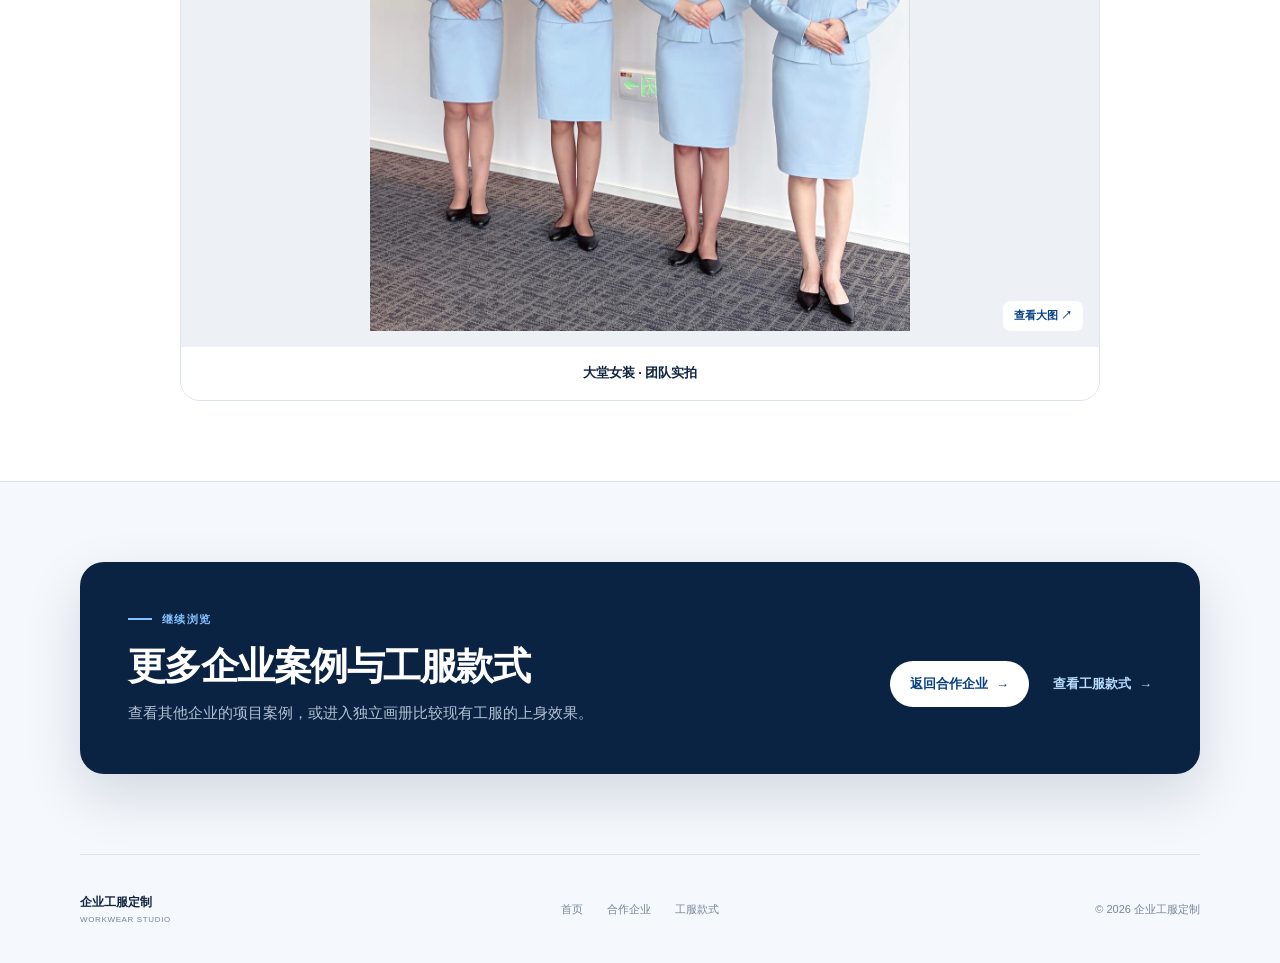
<file: case-tencent.html>
<!doctype html>
<html lang="zh-CN">
  <head>
    <meta charset="utf-8" />
    <meta name="viewport" content="width=device-width, initial-scale=1, viewport-fit=cover" />
    <meta name="theme-color" content="#073f87" />
    <meta name="description" content="深圳滨海大厦、总办接待与广州铭丰职场的工服项目照片，覆盖大堂、会务、讲解等岗位。" />
    <meta property="og:title" content="腾讯工服服务案例" />
    <meta property="og:description" content="深圳滨海大厦、总办接待与广州铭丰职场的工服项目照片，覆盖大堂、会务、讲解等岗位。" />
    <meta property="og:type" content="article" />
    <meta property="og:url" content="https://tingyangyan1998-web.github.io/case-tencent.html" />
    <meta property="og:image" content="https://tingyangyan1998-web.github.io/case-media/tencent-binhai-lobby-women.jpg" />
    <meta property="og:image:alt" content="腾讯 · 大堂女装 · 团队实拍" />
    <meta name="twitter:card" content="summary_large_image" />
    <meta name="twitter:title" content="腾讯工服服务案例" />
    <meta name="twitter:description" content="深圳滨海大厦、总办接待与广州铭丰职场的工服项目照片，覆盖大堂、会务、讲解等岗位。" />
    <meta name="twitter:image" content="https://tingyangyan1998-web.github.io/case-media/tencent-binhai-lobby-women.jpg" />
    <title>腾讯工服服务案例｜企业工服定制</title>
    <link rel="stylesheet" href="cases.css?v=20260831-cases-2" />
    <link rel="stylesheet" href="company-brands.css?v=20260831-cases-2" />
    <link rel="stylesheet" href="real-cases.css?v=20260831-cases-2" />
    <link rel="stylesheet" href="site-shell.css?v=e7c402f" />
    <script src="cases.js?v=20260831-cases-2" defer></script>
  </head>
  <body>
    <a class="skip-link" href="#main">跳到案例内容</a>
    <header class="portfolio-header global-header">
      <div class="portfolio-nav global-nav">
        <a class="portfolio-brand global-brand" href="index.html" aria-label="返回网站首页"><span class="portfolio-mark global-mark" aria-hidden="true">W</span><span class="brand-copy global-brand-copy"><b>企业工服定制</b><small>WORKWEAR STUDIO</small></span></a>
        <nav class="global-tabs" aria-label="主导航"><a href="index.html">首页</a><a href="lookbook.html">定制工服</a><a class="is-active" href="cases.html" aria-current="location">合作企业案例</a></nav>
      </div>
    </header>
    <main id="main">
      <section class="case-hero case-hero--real section-shell">
        <div class="case-hero-copy">
          <nav class="breadcrumb" aria-label="面包屑"><a href="cases.html">合作企业</a><span>/</span><span>腾讯</span></nav>
          <p class="overline">企业工服服务案例</p>
          <h1 class="global-page-title">腾讯工服<br />服务案例</h1>
          <p class="case-hero-lead global-page-lead">深圳滨海大厦、总办接待与广州铭丰职场的工服项目照片，覆盖大堂、会务、讲解等岗位。</p>
          <dl class="case-facts"><div><dt>项目地点</dt><dd>深圳 · 广州</dd></div><div><dt>岗位场景</dt><dd>大堂 · 会务 · 讲解 · 总办接待</dd></div></dl>
          <div class="case-hero-actions"><a class="primary-button" href="#caseGallery">查看项目案例 <span>↓</span></a><button class="outline-button" type="button" data-share>分享本案例</button></div>
        </div>
        <div class="company-identity" aria-label="腾讯企业标识"><span class="identity-logo logo-token brand-tencent"><img src="brand/tencent-logo.png" alt="腾讯 Logo" loading="lazy" decoding="async" /></span><h2>腾讯</h2></div>
      </section>
      <section id="caseGallery" class="case-reference case-reference--real" aria-labelledby="referenceTitle">
        <div class="section-shell">
          <div class="reference-heading">
            <p class="overline">项目案例</p>
            <h2 id="referenceTitle">工服款式与实际穿着</h2>
            <p>按岗位或款式切换，查看对应项目照片。照片保留原始构图，点击可放大查看。</p>
          </div>
          <div class="reference-catalog project-catalog" data-style-catalog data-catalog-label="选择项目款式">
            <article class="reference-style is-active" data-style-label="滨海大堂女装">
              <header><span>01</span><div><h3>滨海大厦 · 大堂女装</h3><p class="project-context">深圳 · 大堂接待 · 女装</p></div></header>
              <div class="project-photos project-photos--single">
                <figure>
                  <a class="project-photo" href="case-media/tencent-binhai-lobby-women.jpg" data-photo data-photo-caption="腾讯 · 大堂女装 · 团队实拍" aria-label="放大查看大堂女装 · 团队实拍">
                    <img src="case-media/tencent-binhai-lobby-women.jpg" alt="腾讯 · 大堂女装 · 团队实拍" width="1200" height="1600" loading="lazy" decoding="async" />
                    <span class="photo-type">项目实拍</span>
                    <span class="photo-open" aria-hidden="true">查看大图 ↗</span>
                  </a>
                  <figcaption>大堂女装 · 团队实拍</figcaption>
                </figure>
              </div>
            </article>

            <article class="reference-style" data-style-label="滨海会务男装">
              <header><span>02</span><div><h3>滨海大厦 · 会务男装</h3><p class="project-context">深圳 · 会务服务 · 男装</p></div></header>
              <div class="project-photos project-photos--single">
                <figure>
                  <a class="project-photo" href="case-media/tencent-binhai-meeting-men.jpg" data-photo data-photo-caption="腾讯 · 会务男装 · 团队实拍" aria-label="放大查看会务男装 · 团队实拍">
                    <img src="case-media/tencent-binhai-meeting-men.jpg" alt="腾讯 · 会务男装 · 团队实拍" width="1200" height="1600" loading="lazy" decoding="async" />
                    <span class="photo-type">项目实拍</span>
                    <span class="photo-open" aria-hidden="true">查看大图 ↗</span>
                  </a>
                  <figcaption>会务男装 · 团队实拍</figcaption>
                </figure>
              </div>
            </article>

            <article class="reference-style" data-style-label="滨海讲解女装">
              <header><span>03</span><div><h3>滨海大厦 · 讲解女装</h3><p class="project-context">深圳 · 企业讲解 · 女装</p></div></header>
              <div class="project-photos project-photos--single">
                <figure>
                  <a class="project-photo" href="case-media/tencent-binhai-presentation-women.jpg" data-photo data-photo-caption="腾讯 · 讲解女装 · 服装近景" aria-label="放大查看讲解女装 · 服装近景">
                    <img src="case-media/tencent-binhai-presentation-women.jpg" alt="腾讯 · 讲解女装 · 服装近景" width="1124" height="1351" loading="lazy" decoding="async" />
                    <span class="photo-type">项目实拍</span>
                    <span class="photo-open" aria-hidden="true">查看大图 ↗</span>
                  </a>
                  <figcaption>讲解女装 · 服装近景</figcaption>
                </figure>
              </div>
            </article>

            <article class="reference-style" data-style-label="总办接待男女装">
              <header><span>04</span><div><h3>滨海大厦总办 · 接待男女装</h3><p class="project-context">深圳 · 总办接待 · 男女配套</p></div></header>
              <div class="project-photos project-photos--single">
                <figure>
                  <a class="project-photo" href="case-media/tencent-binhai-executive-team.jpg" data-photo data-photo-caption="腾讯 · 总办接待 · 男女配套实拍" aria-label="放大查看总办接待 · 男女配套实拍">
                    <img src="case-media/tencent-binhai-executive-team.jpg" alt="腾讯 · 总办接待 · 男女配套实拍" width="1042" height="1600" loading="lazy" decoding="async" />
                    <span class="photo-type">项目实拍</span>
                    <span class="photo-open" aria-hidden="true">查看大图 ↗</span>
                  </a>
                  <figcaption>总办接待 · 男女配套实拍</figcaption>
                </figure>
              </div>
            </article>

            <article class="reference-style" data-style-label="铭丰大堂女装">
              <header><span>05</span><div><h3>铭丰职场 · 大堂女装</h3><p class="project-context">广州 · 大堂接待 · 女装</p></div></header>
              <div class="project-photos project-photos--single">
                <figure>
                  <a class="project-photo" href="case-media/tencent-mingfeng-lobby-women.jpg" data-photo data-photo-caption="腾讯 · 大堂女装 · 搭配与细节拼图" aria-label="放大查看大堂女装 · 搭配与细节拼图">
                    <img src="case-media/tencent-mingfeng-lobby-women.jpg" alt="腾讯 · 大堂女装 · 搭配与细节拼图" width="1600" height="801" loading="lazy" decoding="async" />
                    <span class="photo-type">项目实拍</span>
                    <span class="photo-open" aria-hidden="true">查看大图 ↗</span>
                  </a>
                  <figcaption>大堂女装 · 搭配与细节拼图</figcaption>
                </figure>
              </div>
            </article>

            <article class="reference-style" data-style-label="铭丰会务男装">
              <header><span>06</span><div><h3>铭丰职场 · 会务男装</h3><p class="project-context">广州 · 会务服务 · 男装</p></div></header>
              <div class="project-photos project-photos--single">
                <figure>
                  <a class="project-photo" href="case-media/tencent-mingfeng-meeting-men.jpg" data-photo data-photo-caption="腾讯 · 会务男装 · 款式实拍" aria-label="放大查看会务男装 · 款式实拍">
                    <img src="case-media/tencent-mingfeng-meeting-men.jpg" alt="腾讯 · 会务男装 · 款式实拍" width="495" height="993" loading="lazy" decoding="async" />
                    <span class="photo-type">项目实拍</span>
                    <span class="photo-open" aria-hidden="true">查看大图 ↗</span>
                  </a>
                  <figcaption>会务男装 · 款式实拍</figcaption>
                </figure>
              </div>
            </article>
          </div>
        </div>
      </section>
      <section class="next-case section-shell">
        <div><p class="overline">继续浏览</p><h2>更多企业案例与工服款式</h2><p>查看其他企业的项目案例，或进入独立画册比较现有工服的上身效果。</p></div>
        <div class="next-actions"><a class="primary-button" href="cases.html">返回合作企业 <span>→</span></a><a class="text-button" href="lookbook.html">查看工服款式 <span>→</span></a></div>
      </section>
    </main>
    <footer class="portfolio-footer">
      <div class="footer-brand"><b>企业工服定制</b><span>WORKWEAR STUDIO</span></div>
      <nav aria-label="页脚导航"><a href="index.html">首页</a><a href="cases.html">合作企业</a><a href="lookbook.html">工服款式</a></nav>
      <p>© 2026 企业工服定制</p>
    </footer>
    <dialog class="photo-dialog" aria-label="案例图片大图">
      <button class="photo-dialog-close" type="button" aria-label="关闭大图">关闭 <span aria-hidden="true">×</span></button>
      <figure><img alt="" /><figcaption></figcaption></figure>
    </dialog>
    <div class="case-toast" role="status" aria-live="polite"></div>
  </body>
</html>
</file>
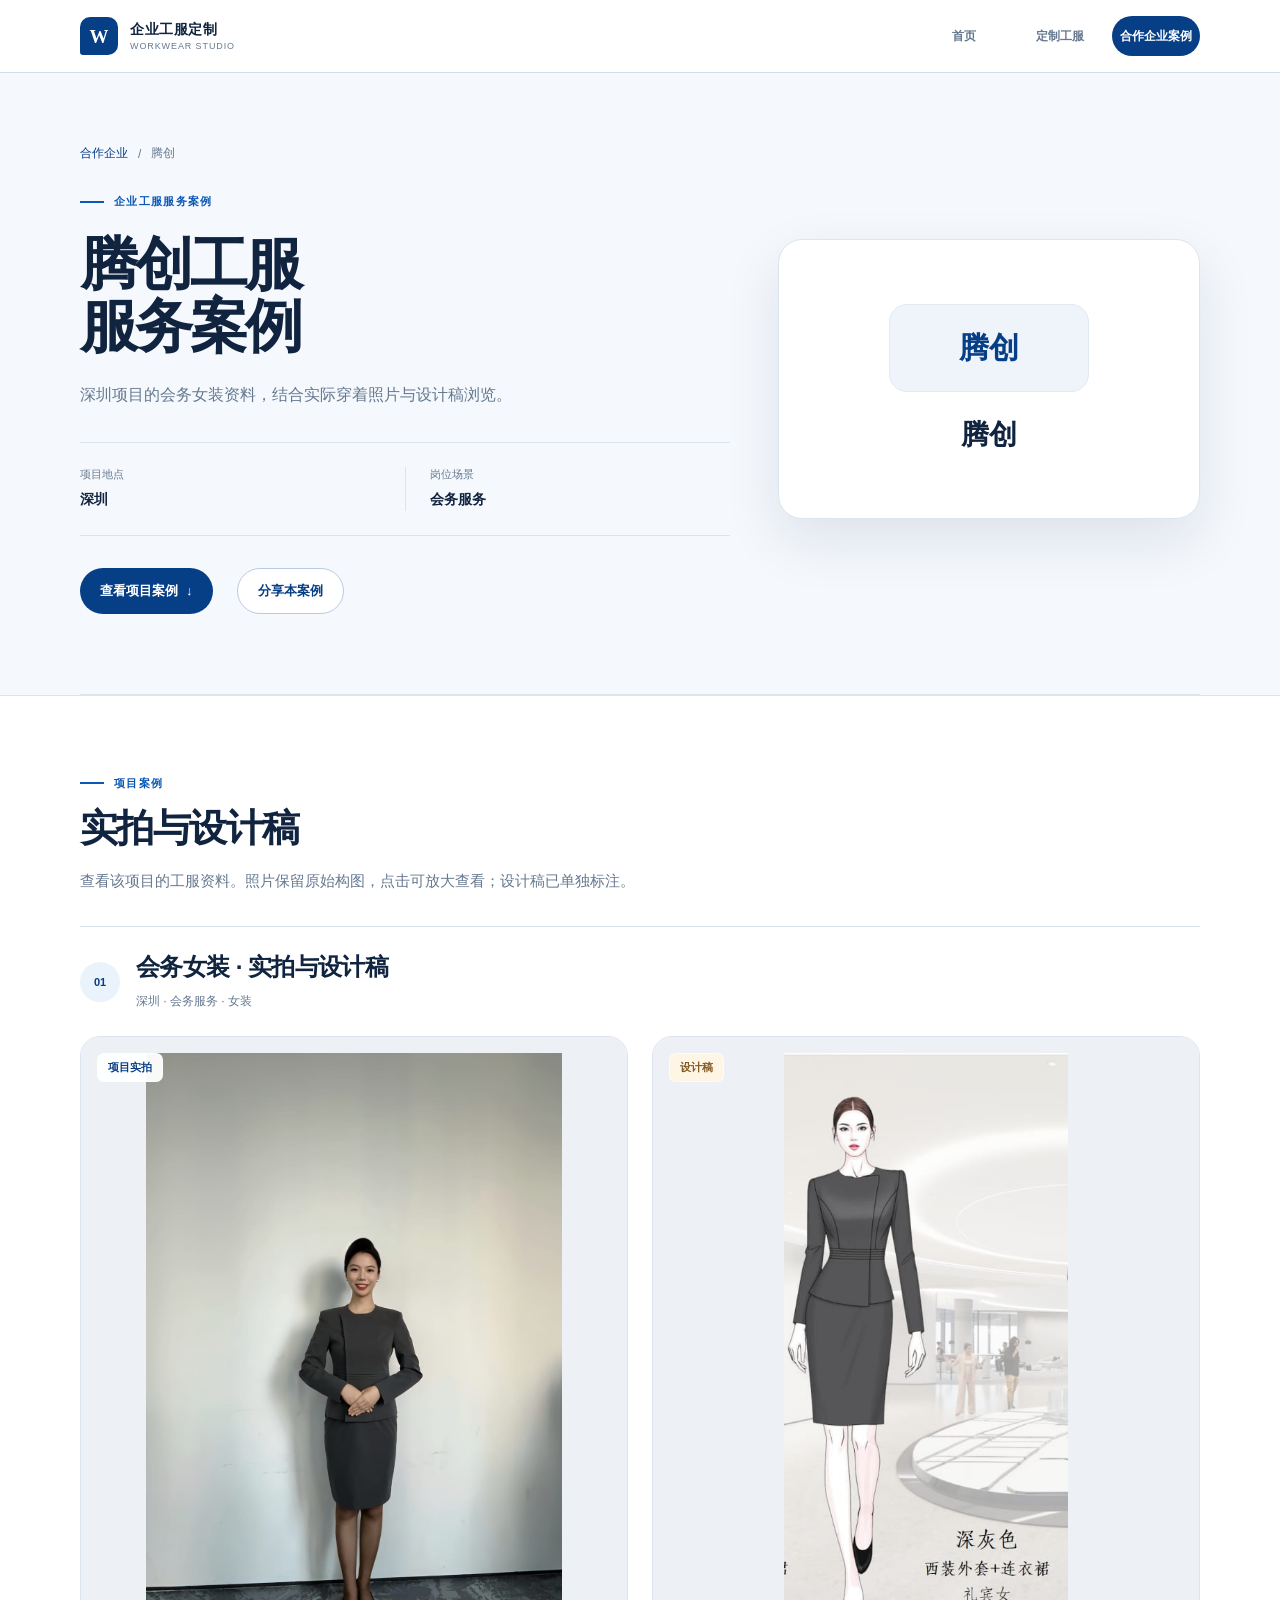
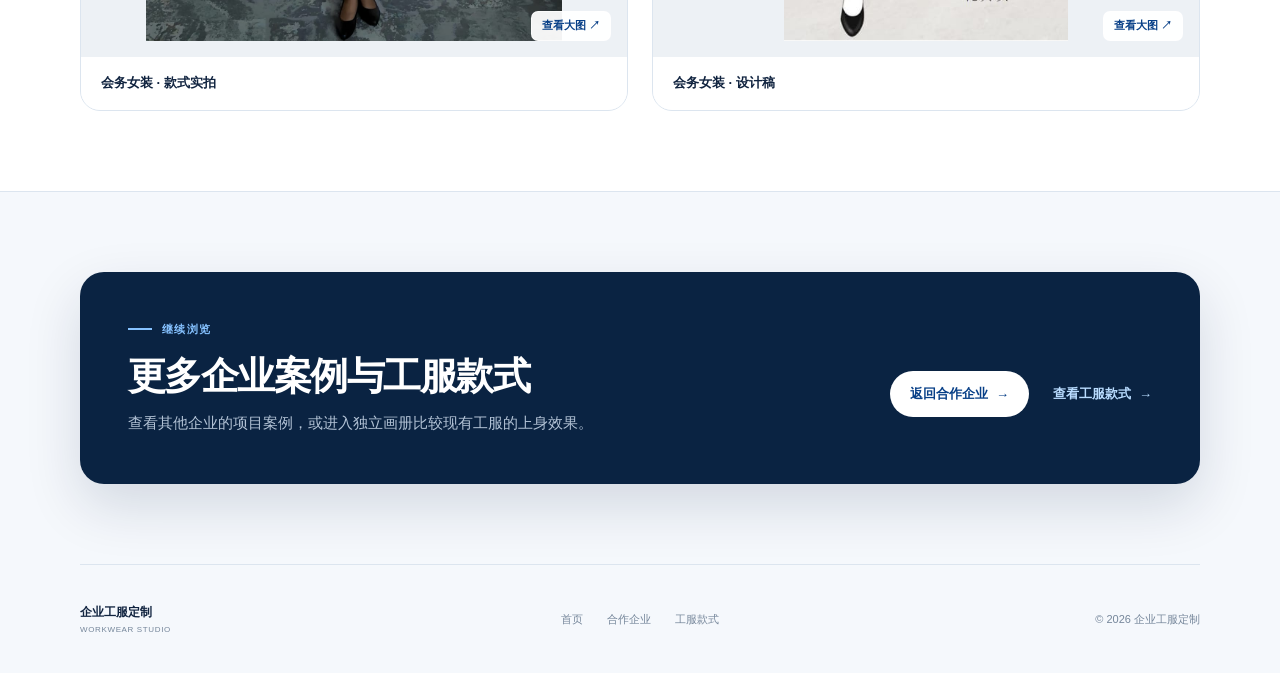
<file: case-tengchuang.html>
<!doctype html>
<html lang="zh-CN">
  <head>
    <meta charset="utf-8" />
    <meta name="viewport" content="width=device-width, initial-scale=1, viewport-fit=cover" />
    <meta name="theme-color" content="#073f87" />
    <meta name="description" content="深圳项目的会务女装资料，结合实际穿着照片与设计稿浏览。" />
    <meta property="og:title" content="腾创工服服务案例" />
    <meta property="og:description" content="深圳项目的会务女装资料，结合实际穿着照片与设计稿浏览。" />
    <meta property="og:type" content="article" />
    <meta property="og:url" content="https://tingyangyan1998-web.github.io/case-tengchuang.html" />
    <meta property="og:image" content="https://tingyangyan1998-web.github.io/case-media/tengchuang-meeting-women.jpg" />
    <meta property="og:image:alt" content="腾创 · 会务女装 · 款式实拍" />
    <meta name="twitter:card" content="summary_large_image" />
    <meta name="twitter:title" content="腾创工服服务案例" />
    <meta name="twitter:description" content="深圳项目的会务女装资料，结合实际穿着照片与设计稿浏览。" />
    <meta name="twitter:image" content="https://tingyangyan1998-web.github.io/case-media/tengchuang-meeting-women.jpg" />
    <title>腾创工服服务案例｜企业工服定制</title>
    <link rel="stylesheet" href="cases.css?v=20260831-cases-2" />
    <link rel="stylesheet" href="company-brands.css?v=20260831-cases-2" />
    <link rel="stylesheet" href="real-cases.css?v=20260831-cases-2" />
    <link rel="stylesheet" href="site-shell.css?v=e7c402f" />
    <script src="cases.js?v=20260831-cases-2" defer></script>
  </head>
  <body>
    <a class="skip-link" href="#main">跳到案例内容</a>
    <header class="portfolio-header global-header">
      <div class="portfolio-nav global-nav">
        <a class="portfolio-brand global-brand" href="index.html" aria-label="返回网站首页"><span class="portfolio-mark global-mark" aria-hidden="true">W</span><span class="brand-copy global-brand-copy"><b>企业工服定制</b><small>WORKWEAR STUDIO</small></span></a>
        <nav class="global-tabs" aria-label="主导航"><a href="index.html">首页</a><a href="lookbook.html">定制工服</a><a class="is-active" href="cases.html" aria-current="location">合作企业案例</a></nav>
      </div>
    </header>
    <main id="main">
      <section class="case-hero case-hero--real section-shell">
        <div class="case-hero-copy">
          <nav class="breadcrumb" aria-label="面包屑"><a href="cases.html">合作企业</a><span>/</span><span>腾创</span></nav>
          <p class="overline">企业工服服务案例</p>
          <h1 class="global-page-title">腾创工服<br />服务案例</h1>
          <p class="case-hero-lead global-page-lead">深圳项目的会务女装资料，结合实际穿着照片与设计稿浏览。</p>
          <dl class="case-facts"><div><dt>项目地点</dt><dd>深圳</dd></div><div><dt>岗位场景</dt><dd>会务服务</dd></div></dl>
          <div class="case-hero-actions"><a class="primary-button" href="#caseGallery">查看项目案例 <span>↓</span></a><button class="outline-button" type="button" data-share>分享本案例</button></div>
        </div>
        <div class="company-identity" aria-label="腾创企业标识"><span class="identity-logo logo-token brand-tengchuang"><span class="brand-wordmark" aria-hidden="true">腾创</span></span><h2>腾创</h2></div>
      </section>
      <section id="caseGallery" class="case-reference case-reference--real" aria-labelledby="referenceTitle">
        <div class="section-shell">
          <div class="reference-heading">
            <p class="overline">项目案例</p>
            <h2 id="referenceTitle">实拍与设计稿</h2>
            <p>查看该项目的工服资料。照片保留原始构图，点击可放大查看；设计稿已单独标注。</p>
          </div>
          <div class="reference-catalog project-catalog" data-style-catalog data-catalog-label="选择项目款式">
            <article class="reference-style is-active" data-style-label="会务女装">
              <header><span>01</span><div><h3>会务女装 · 实拍与设计稿</h3><p class="project-context">深圳 · 会务服务 · 女装</p></div></header>
              <div class="project-photos">
                <figure>
                  <a class="project-photo" href="case-media/tengchuang-meeting-women.jpg" data-photo data-photo-caption="腾创 · 会务女装 · 款式实拍" aria-label="放大查看会务女装 · 款式实拍">
                    <img src="case-media/tengchuang-meeting-women.jpg" alt="腾创 · 会务女装 · 款式实拍" width="1134" height="1600" loading="lazy" decoding="async" />
                    <span class="photo-type">项目实拍</span>
                    <span class="photo-open" aria-hidden="true">查看大图 ↗</span>
                  </a>
                  <figcaption>会务女装 · 款式实拍</figcaption>
                </figure>
                <figure>
                  <a class="project-photo" href="case-media/tengchuang-meeting-women-design.jpg" data-photo data-photo-caption="腾创 · 会务女装 · 设计稿" aria-label="放大查看会务女装 · 设计稿">
                    <img src="case-media/tengchuang-meeting-women-design.jpg" alt="腾创 · 会务女装 · 设计稿" width="409" height="849" loading="lazy" decoding="async" />
                    <span class="photo-type photo-type--design">设计稿</span>
                    <span class="photo-open" aria-hidden="true">查看大图 ↗</span>
                  </a>
                  <figcaption>会务女装 · 设计稿</figcaption>
                </figure>
              </div>
            </article>
          </div>
        </div>
      </section>
      <section class="next-case section-shell">
        <div><p class="overline">继续浏览</p><h2>更多企业案例与工服款式</h2><p>查看其他企业的项目案例，或进入独立画册比较现有工服的上身效果。</p></div>
        <div class="next-actions"><a class="primary-button" href="cases.html">返回合作企业 <span>→</span></a><a class="text-button" href="lookbook.html">查看工服款式 <span>→</span></a></div>
      </section>
    </main>
    <footer class="portfolio-footer">
      <div class="footer-brand"><b>企业工服定制</b><span>WORKWEAR STUDIO</span></div>
      <nav aria-label="页脚导航"><a href="index.html">首页</a><a href="cases.html">合作企业</a><a href="lookbook.html">工服款式</a></nav>
      <p>© 2026 企业工服定制</p>
    </footer>
    <dialog class="photo-dialog" aria-label="案例图片大图">
      <button class="photo-dialog-close" type="button" aria-label="关闭大图">关闭 <span aria-hidden="true">×</span></button>
      <figure><img alt="" /><figcaption></figcaption></figure>
    </dialog>
    <div class="case-toast" role="status" aria-live="polite"></div>
  </body>
</html>
</file>
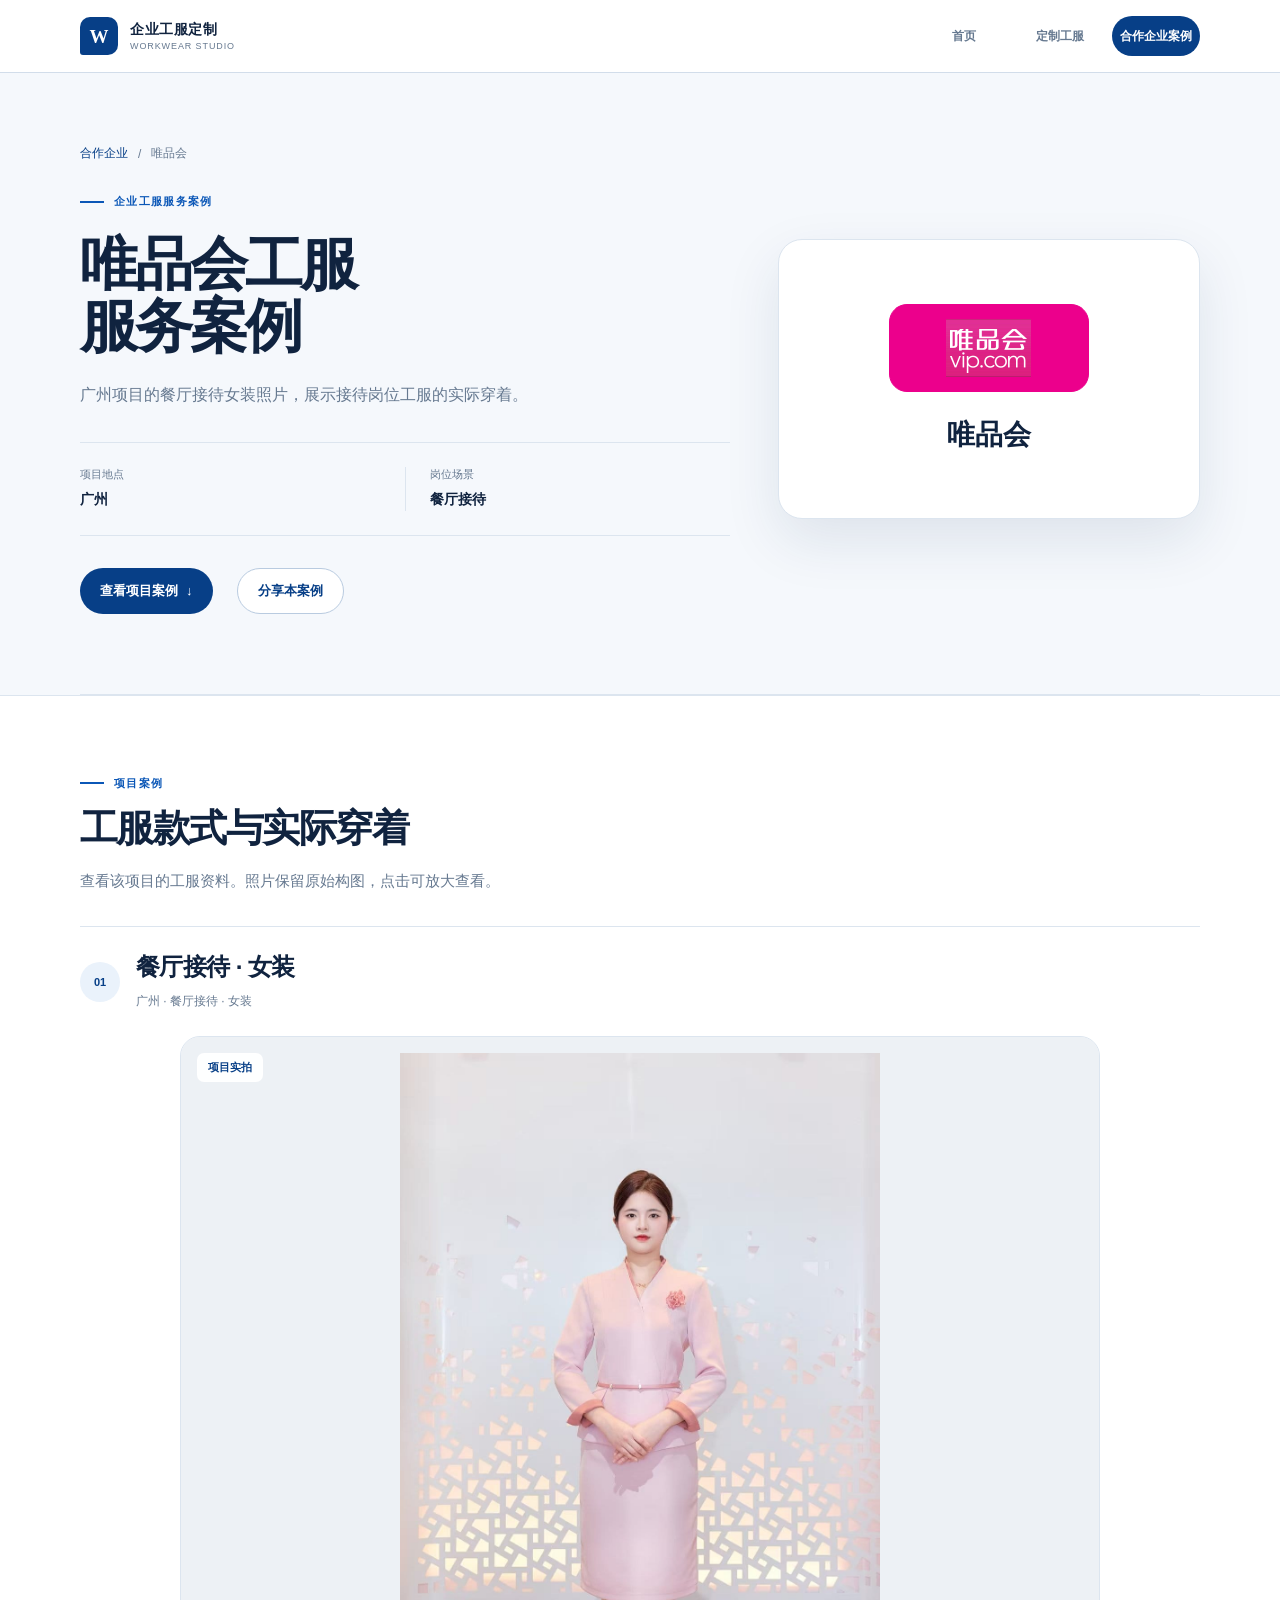
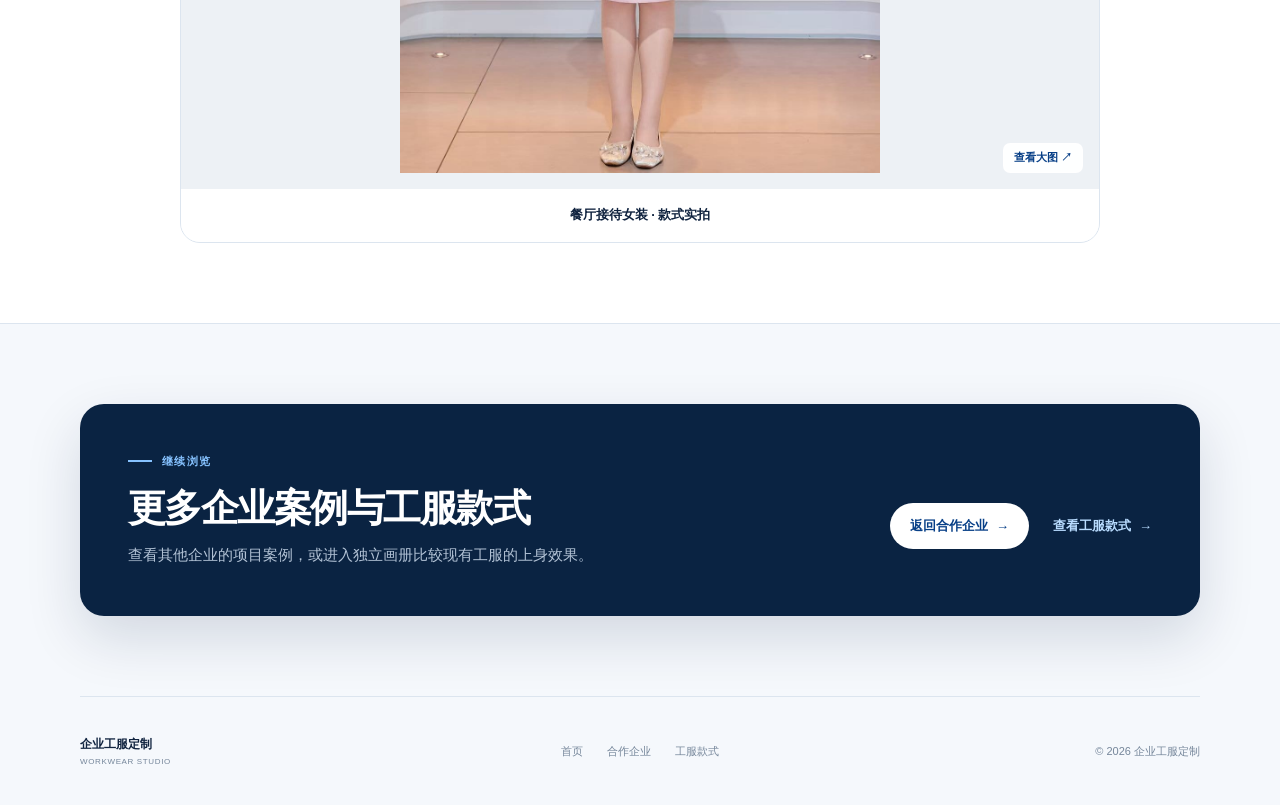
<file: case-vipshop.html>
<!doctype html>
<html lang="zh-CN">
  <head>
    <meta charset="utf-8" />
    <meta name="viewport" content="width=device-width, initial-scale=1, viewport-fit=cover" />
    <meta name="theme-color" content="#073f87" />
    <meta name="description" content="广州项目的餐厅接待女装照片，展示接待岗位工服的实际穿着。" />
    <meta property="og:title" content="唯品会工服服务案例" />
    <meta property="og:description" content="广州项目的餐厅接待女装照片，展示接待岗位工服的实际穿着。" />
    <meta property="og:type" content="article" />
    <meta property="og:url" content="https://tingyangyan1998-web.github.io/case-vipshop.html" />
    <meta property="og:image" content="https://tingyangyan1998-web.github.io/case-media/vipshop-reception-women.jpg" />
    <meta property="og:image:alt" content="唯品会 · 餐厅接待女装 · 款式实拍" />
    <meta name="twitter:card" content="summary_large_image" />
    <meta name="twitter:title" content="唯品会工服服务案例" />
    <meta name="twitter:description" content="广州项目的餐厅接待女装照片，展示接待岗位工服的实际穿着。" />
    <meta name="twitter:image" content="https://tingyangyan1998-web.github.io/case-media/vipshop-reception-women.jpg" />
    <title>唯品会工服服务案例｜企业工服定制</title>
    <link rel="stylesheet" href="cases.css?v=20260831-cases-2" />
    <link rel="stylesheet" href="company-brands.css?v=20260831-cases-2" />
    <link rel="stylesheet" href="real-cases.css?v=20260831-cases-2" />
    <link rel="stylesheet" href="site-shell.css?v=e7c402f" />
    <script src="cases.js?v=20260831-cases-2" defer></script>
  </head>
  <body>
    <a class="skip-link" href="#main">跳到案例内容</a>
    <header class="portfolio-header global-header">
      <div class="portfolio-nav global-nav">
        <a class="portfolio-brand global-brand" href="index.html" aria-label="返回网站首页"><span class="portfolio-mark global-mark" aria-hidden="true">W</span><span class="brand-copy global-brand-copy"><b>企业工服定制</b><small>WORKWEAR STUDIO</small></span></a>
        <nav class="global-tabs" aria-label="主导航"><a href="index.html">首页</a><a href="lookbook.html">定制工服</a><a class="is-active" href="cases.html" aria-current="location">合作企业案例</a></nav>
      </div>
    </header>
    <main id="main">
      <section class="case-hero case-hero--real section-shell">
        <div class="case-hero-copy">
          <nav class="breadcrumb" aria-label="面包屑"><a href="cases.html">合作企业</a><span>/</span><span>唯品会</span></nav>
          <p class="overline">企业工服服务案例</p>
          <h1 class="global-page-title">唯品会工服<br />服务案例</h1>
          <p class="case-hero-lead global-page-lead">广州项目的餐厅接待女装照片，展示接待岗位工服的实际穿着。</p>
          <dl class="case-facts"><div><dt>项目地点</dt><dd>广州</dd></div><div><dt>岗位场景</dt><dd>餐厅接待</dd></div></dl>
          <div class="case-hero-actions"><a class="primary-button" href="#caseGallery">查看项目案例 <span>↓</span></a><button class="outline-button" type="button" data-share>分享本案例</button></div>
        </div>
        <div class="company-identity" aria-label="唯品会企业标识"><span class="identity-logo logo-token brand-vipshop"><img src="brand/vipshop.png" alt="唯品会 Logo" loading="lazy" decoding="async" /></span><h2>唯品会</h2></div>
      </section>
      <section id="caseGallery" class="case-reference case-reference--real" aria-labelledby="referenceTitle">
        <div class="section-shell">
          <div class="reference-heading">
            <p class="overline">项目案例</p>
            <h2 id="referenceTitle">工服款式与实际穿着</h2>
            <p>查看该项目的工服资料。照片保留原始构图，点击可放大查看。</p>
          </div>
          <div class="reference-catalog project-catalog" data-style-catalog data-catalog-label="选择项目款式">
            <article class="reference-style is-active" data-style-label="餐厅接待女装">
              <header><span>01</span><div><h3>餐厅接待 · 女装</h3><p class="project-context">广州 · 餐厅接待 · 女装</p></div></header>
              <div class="project-photos project-photos--single">
                <figure>
                  <a class="project-photo" href="case-media/vipshop-reception-women.jpg" data-photo data-photo-caption="唯品会 · 餐厅接待女装 · 款式实拍" aria-label="放大查看餐厅接待女装 · 款式实拍">
                    <img src="case-media/vipshop-reception-women.jpg" alt="唯品会 · 餐厅接待女装 · 款式实拍" width="1067" height="1600" loading="lazy" decoding="async" />
                    <span class="photo-type">项目实拍</span>
                    <span class="photo-open" aria-hidden="true">查看大图 ↗</span>
                  </a>
                  <figcaption>餐厅接待女装 · 款式实拍</figcaption>
                </figure>
              </div>
            </article>
          </div>
        </div>
      </section>
      <section class="next-case section-shell">
        <div><p class="overline">继续浏览</p><h2>更多企业案例与工服款式</h2><p>查看其他企业的项目案例，或进入独立画册比较现有工服的上身效果。</p></div>
        <div class="next-actions"><a class="primary-button" href="cases.html">返回合作企业 <span>→</span></a><a class="text-button" href="lookbook.html">查看工服款式 <span>→</span></a></div>
      </section>
    </main>
    <footer class="portfolio-footer">
      <div class="footer-brand"><b>企业工服定制</b><span>WORKWEAR STUDIO</span></div>
      <nav aria-label="页脚导航"><a href="index.html">首页</a><a href="cases.html">合作企业</a><a href="lookbook.html">工服款式</a></nav>
      <p>© 2026 企业工服定制</p>
    </footer>
    <dialog class="photo-dialog" aria-label="案例图片大图">
      <button class="photo-dialog-close" type="button" aria-label="关闭大图">关闭 <span aria-hidden="true">×</span></button>
      <figure><img alt="" /><figcaption></figcaption></figure>
    </dialog>
    <div class="case-toast" role="status" aria-live="polite"></div>
  </body>
</html>
</file>
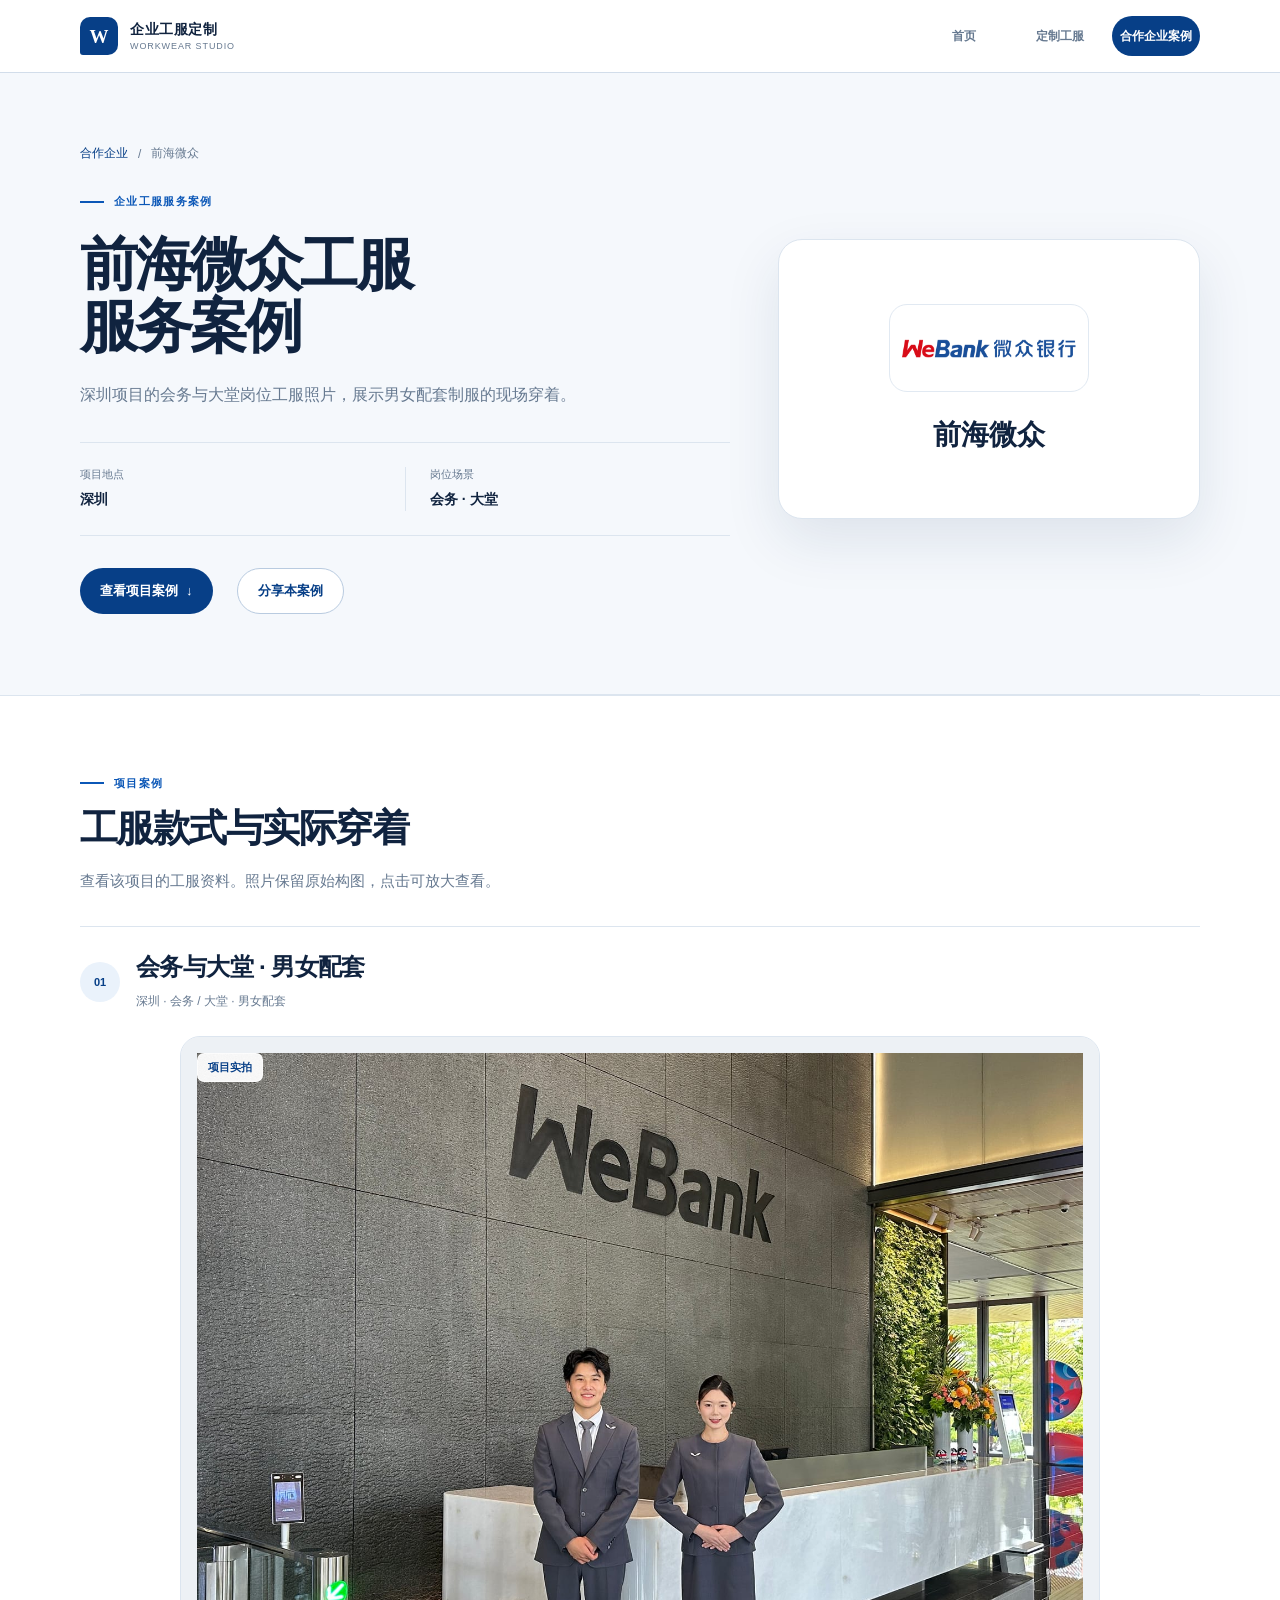
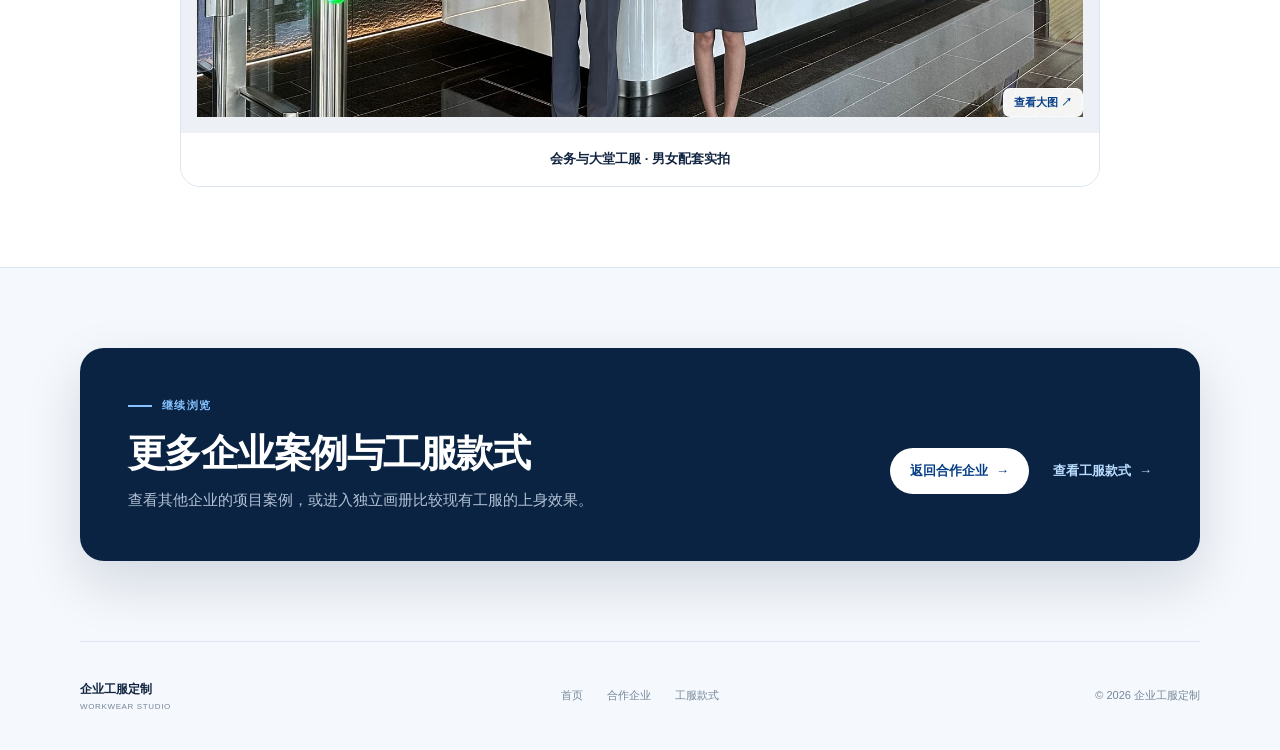
<file: case-webank.html>
<!doctype html>
<html lang="zh-CN">
  <head>
    <meta charset="utf-8" />
    <meta name="viewport" content="width=device-width, initial-scale=1, viewport-fit=cover" />
    <meta name="theme-color" content="#073f87" />
    <meta name="description" content="深圳项目的会务与大堂岗位工服照片，展示男女配套制服的现场穿着。" />
    <meta property="og:title" content="前海微众工服服务案例" />
    <meta property="og:description" content="深圳项目的会务与大堂岗位工服照片，展示男女配套制服的现场穿着。" />
    <meta property="og:type" content="article" />
    <meta property="og:url" content="https://tingyangyan1998-web.github.io/case-webank.html" />
    <meta property="og:image" content="https://tingyangyan1998-web.github.io/case-media/webank-lobby-team.jpg" />
    <meta property="og:image:alt" content="前海微众 · 会务与大堂工服 · 男女配套实拍" />
    <meta name="twitter:card" content="summary_large_image" />
    <meta name="twitter:title" content="前海微众工服服务案例" />
    <meta name="twitter:description" content="深圳项目的会务与大堂岗位工服照片，展示男女配套制服的现场穿着。" />
    <meta name="twitter:image" content="https://tingyangyan1998-web.github.io/case-media/webank-lobby-team.jpg" />
    <title>前海微众工服服务案例｜企业工服定制</title>
    <link rel="stylesheet" href="cases.css?v=20260831-cases-2" />
    <link rel="stylesheet" href="company-brands.css?v=20260831-cases-2" />
    <link rel="stylesheet" href="real-cases.css?v=20260831-cases-2" />
    <link rel="stylesheet" href="site-shell.css?v=e7c402f" />
    <script src="cases.js?v=20260831-cases-2" defer></script>
  </head>
  <body>
    <a class="skip-link" href="#main">跳到案例内容</a>
    <header class="portfolio-header global-header">
      <div class="portfolio-nav global-nav">
        <a class="portfolio-brand global-brand" href="index.html" aria-label="返回网站首页"><span class="portfolio-mark global-mark" aria-hidden="true">W</span><span class="brand-copy global-brand-copy"><b>企业工服定制</b><small>WORKWEAR STUDIO</small></span></a>
        <nav class="global-tabs" aria-label="主导航"><a href="index.html">首页</a><a href="lookbook.html">定制工服</a><a class="is-active" href="cases.html" aria-current="location">合作企业案例</a></nav>
      </div>
    </header>
    <main id="main">
      <section class="case-hero case-hero--real section-shell">
        <div class="case-hero-copy">
          <nav class="breadcrumb" aria-label="面包屑"><a href="cases.html">合作企业</a><span>/</span><span>前海微众</span></nav>
          <p class="overline">企业工服服务案例</p>
          <h1 class="global-page-title">前海微众工服<br />服务案例</h1>
          <p class="case-hero-lead global-page-lead">深圳项目的会务与大堂岗位工服照片，展示男女配套制服的现场穿着。</p>
          <dl class="case-facts"><div><dt>项目地点</dt><dd>深圳</dd></div><div><dt>岗位场景</dt><dd>会务 · 大堂</dd></div></dl>
          <div class="case-hero-actions"><a class="primary-button" href="#caseGallery">查看项目案例 <span>↓</span></a><button class="outline-button" type="button" data-share>分享本案例</button></div>
        </div>
        <div class="company-identity" aria-label="前海微众企业标识"><span class="identity-logo logo-token brand-webank"><img src="brand/webank.png" alt="前海微众 Logo" loading="lazy" decoding="async" /></span><h2>前海微众</h2></div>
      </section>
      <section id="caseGallery" class="case-reference case-reference--real" aria-labelledby="referenceTitle">
        <div class="section-shell">
          <div class="reference-heading">
            <p class="overline">项目案例</p>
            <h2 id="referenceTitle">工服款式与实际穿着</h2>
            <p>查看该项目的工服资料。照片保留原始构图，点击可放大查看。</p>
          </div>
          <div class="reference-catalog project-catalog" data-style-catalog data-catalog-label="选择项目款式">
            <article class="reference-style is-active" data-style-label="会务大堂男女装">
              <header><span>01</span><div><h3>会务与大堂 · 男女配套</h3><p class="project-context">深圳 · 会务 / 大堂 · 男女配套</p></div></header>
              <div class="project-photos project-photos--single">
                <figure>
                  <a class="project-photo" href="case-media/webank-lobby-team.jpg" data-photo data-photo-caption="前海微众 · 会务与大堂工服 · 男女配套实拍" aria-label="放大查看会务与大堂工服 · 男女配套实拍">
                    <img src="case-media/webank-lobby-team.jpg" alt="前海微众 · 会务与大堂工服 · 男女配套实拍" width="1600" height="1200" loading="lazy" decoding="async" />
                    <span class="photo-type">项目实拍</span>
                    <span class="photo-open" aria-hidden="true">查看大图 ↗</span>
                  </a>
                  <figcaption>会务与大堂工服 · 男女配套实拍</figcaption>
                </figure>
              </div>
            </article>
          </div>
        </div>
      </section>
      <section class="next-case section-shell">
        <div><p class="overline">继续浏览</p><h2>更多企业案例与工服款式</h2><p>查看其他企业的项目案例，或进入独立画册比较现有工服的上身效果。</p></div>
        <div class="next-actions"><a class="primary-button" href="cases.html">返回合作企业 <span>→</span></a><a class="text-button" href="lookbook.html">查看工服款式 <span>→</span></a></div>
      </section>
    </main>
    <footer class="portfolio-footer">
      <div class="footer-brand"><b>企业工服定制</b><span>WORKWEAR STUDIO</span></div>
      <nav aria-label="页脚导航"><a href="index.html">首页</a><a href="cases.html">合作企业</a><a href="lookbook.html">工服款式</a></nav>
      <p>© 2026 企业工服定制</p>
    </footer>
    <dialog class="photo-dialog" aria-label="案例图片大图">
      <button class="photo-dialog-close" type="button" aria-label="关闭大图">关闭 <span aria-hidden="true">×</span></button>
      <figure><img alt="" /><figcaption></figcaption></figure>
    </dialog>
    <div class="case-toast" role="status" aria-live="polite"></div>
  </body>
</html>
</file>
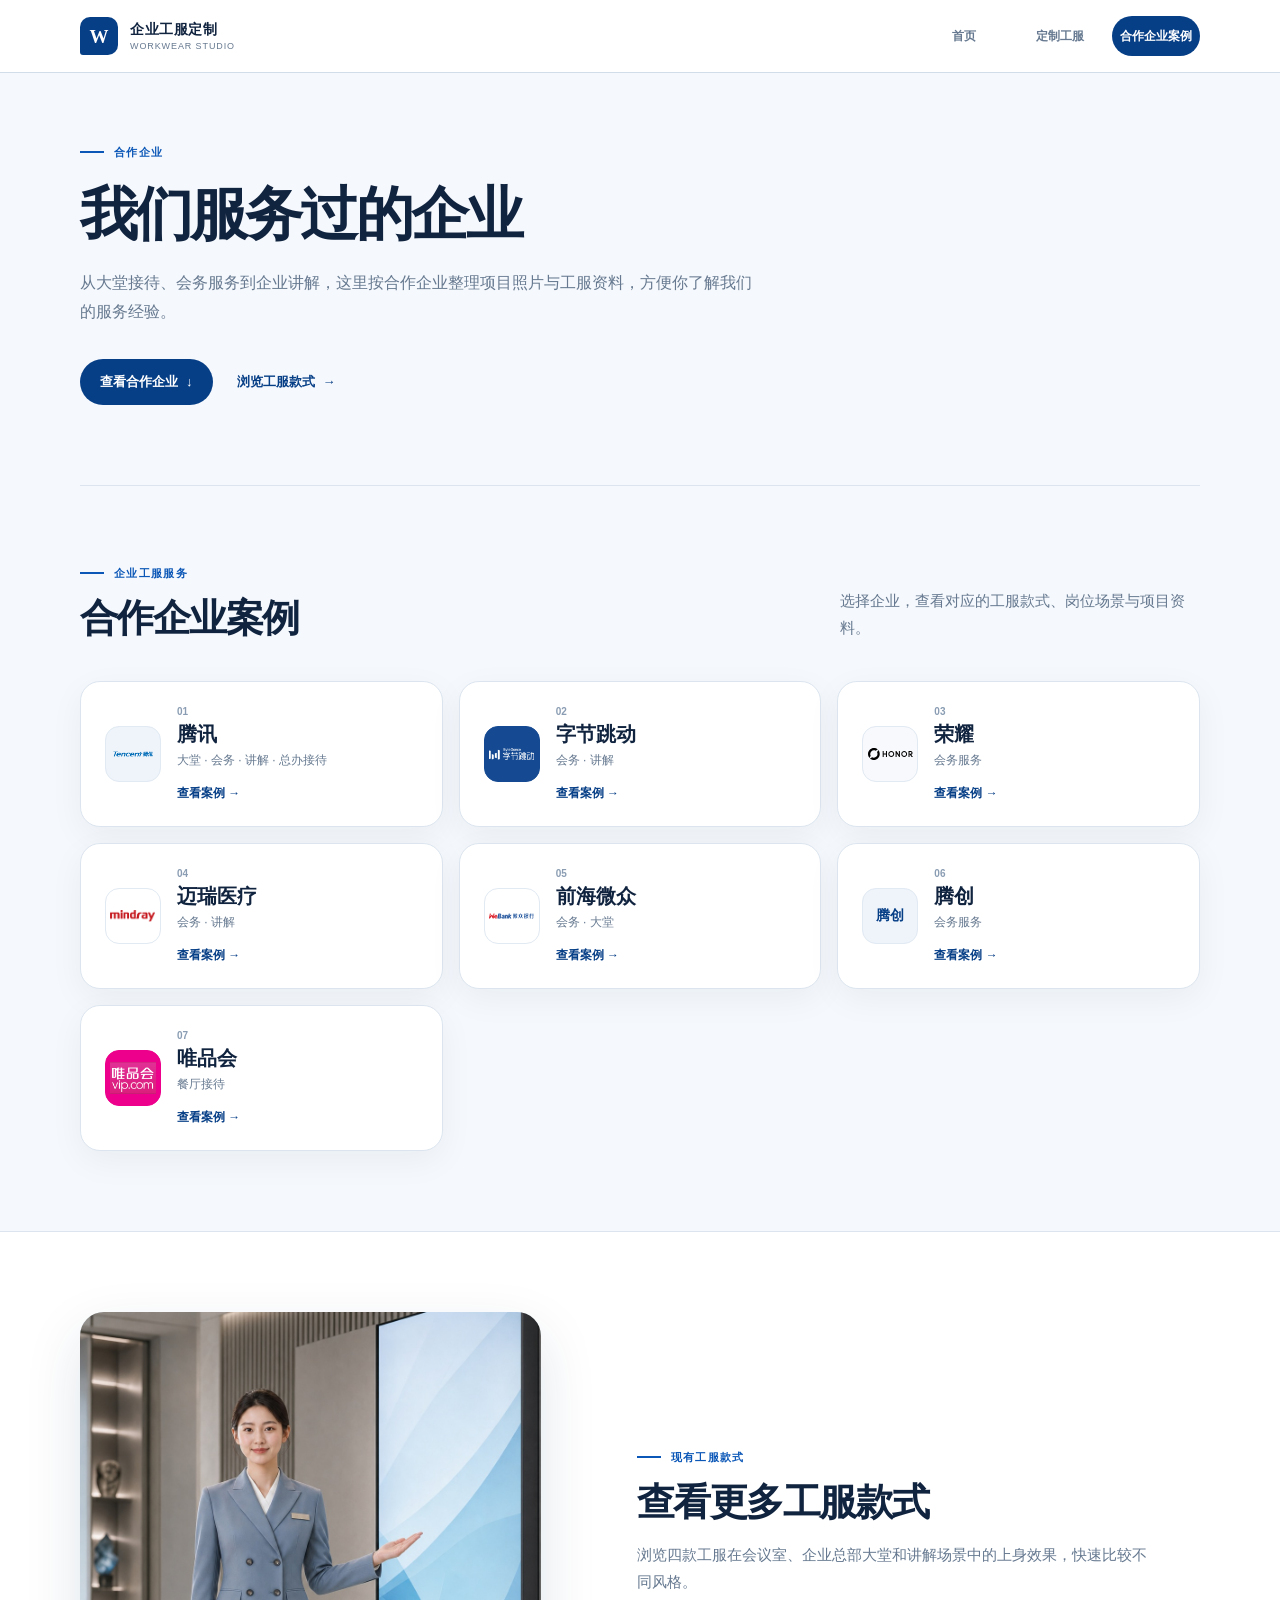
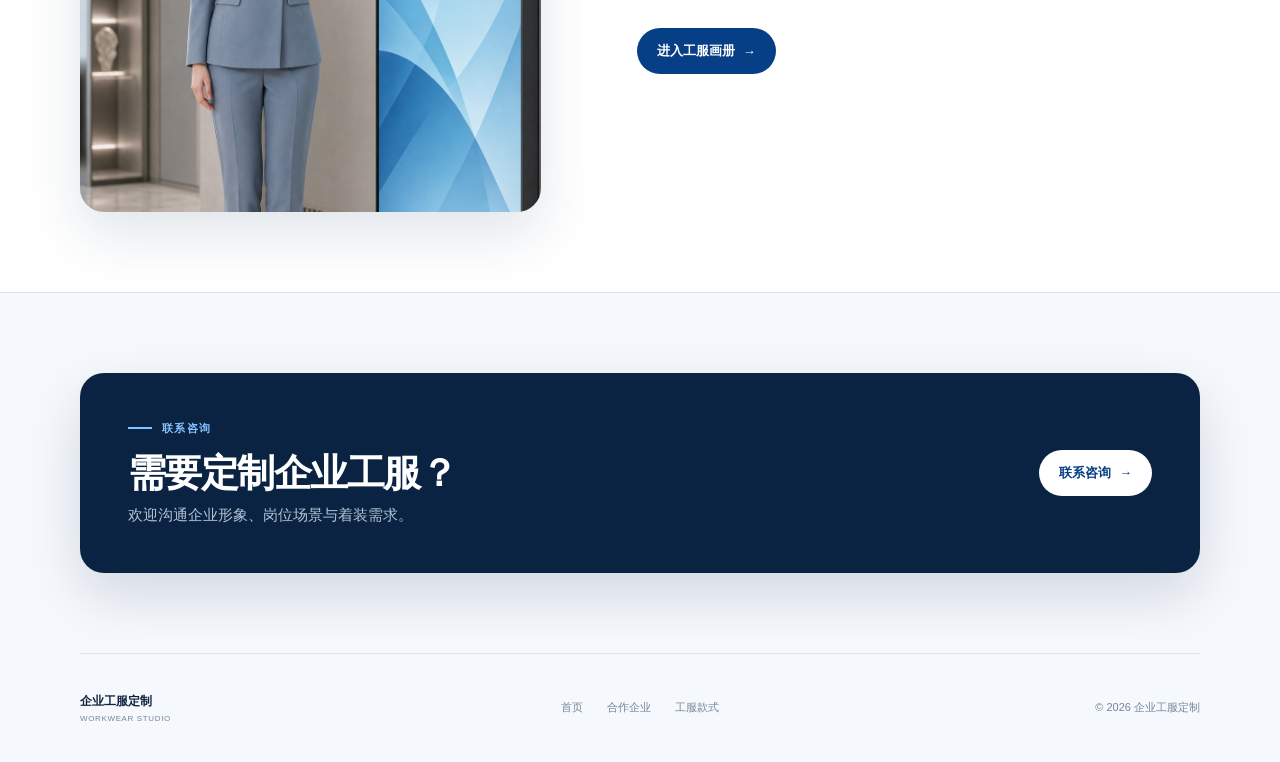
<file: cases.html>
<!doctype html>
<html lang="zh-CN">
  <head>
    <meta charset="utf-8" />
    <meta name="viewport" content="width=device-width, initial-scale=1, viewport-fit=cover" />
    <meta name="theme-color" content="#073f87" />
    <meta name="description" content="查看腾讯、字节跳动、荣耀等合作企业的项目照片与工服资料。" />
    <meta property="og:title" content="企业工服合作案例｜WORKWEAR STUDIO" />
    <meta property="og:description" content="了解我们的合作企业与企业工服服务经验。" />
    <meta property="og:type" content="website" />
    <meta property="og:url" content="https://tingyangyan1998-web.github.io/cases.html" />
    <title>企业工服合作案例｜WORKWEAR STUDIO</title>
    <link rel="stylesheet" href="cases.css?v=20260831-cases-2" />
    <link rel="stylesheet" href="company-brands.css?v=20260901-mindray" />
    <link rel="stylesheet" href="site-shell.css?v=e7c402f" />
  </head>
  <body>
    <a class="skip-link" href="#main">跳到案例内容</a>

    <header class="portfolio-header global-header">
      <div class="portfolio-nav global-nav">
        <a class="portfolio-brand global-brand" href="index.html" aria-label="返回网站首页">
          <span class="portfolio-mark global-mark" aria-hidden="true">W</span>
          <span class="brand-copy global-brand-copy"><b>企业工服定制</b><small>WORKWEAR STUDIO</small></span>
        </a>
        <nav class="global-tabs" aria-label="主导航">
          <a href="index.html">首页</a>
          <a href="lookbook.html">定制工服</a>
          <a class="is-active" href="cases.html" aria-current="page">合作企业案例</a>
        </nav>
      </div>
    </header>

    <main id="main">
      <section class="archive-hero section-shell">
        <p class="overline">合作企业</p>
        <h1 class="global-page-title">我们服务过的企业</h1>
        <p class="hero-lead global-page-lead">从大堂接待、会务服务到企业讲解，这里按合作企业整理项目照片与工服资料，方便你了解我们的服务经验。</p>
        <div class="hero-actions">
          <a class="primary-button" href="#caseList">查看合作企业 <span>↓</span></a>
          <a class="text-button" href="lookbook.html">浏览工服款式 <span>→</span></a>
        </div>
      </section>

      <section id="caseList" class="case-list-section section-shell" aria-labelledby="caseHeading">
        <div class="section-heading">
          <div>
            <p class="overline">企业工服服务</p>
            <h2 id="caseHeading">合作企业案例</h2>
          </div>
          <p>选择企业，查看对应的工服款式、岗位场景与项目资料。</p>
        </div>

        <div class="company-grid company-grid--expanded">
          <a id="tencent" class="company-card" href="case-tencent.html">
            <span class="company-logo logo-token brand-tencent"><img src="brand/tencent-logo.png" alt="腾讯 Logo" loading="lazy" decoding="async" /></span>
            <span class="company-copy"><small>01</small><b>腾讯</b><em>大堂 · 会务 · 讲解 · 总办接待</em></span>
            <span class="company-link">查看案例 →</span>
          </a>
          <a id="bytedance" class="company-card" href="case-bytedance.html">
            <span class="company-logo logo-token brand-bytedance"><img src="brand/bytedance.png" alt="字节跳动 Logo" loading="lazy" decoding="async" /></span>
            <span class="company-copy"><small>02</small><b>字节跳动</b><em>会务 · 讲解</em></span>
            <span class="company-link">查看案例 →</span>
          </a>
          <a id="honor" class="company-card" href="case-honor.html">
            <span class="company-logo logo-token brand-honor"><img src="brand/honor.svg" alt="荣耀 Logo" loading="lazy" decoding="async" /></span>
            <span class="company-copy"><small>03</small><b>荣耀</b><em>会务服务</em></span>
            <span class="company-link">查看案例 →</span>
          </a>
          <a id="mindray" class="company-card" href="case-mindray.html">
            <span class="company-logo logo-token brand-mindray"><img src="brand/mindray.svg" alt="迈瑞医疗 Logo" loading="lazy" decoding="async" /></span>
            <span class="company-copy"><small>04</small><b>迈瑞医疗</b><em>会务 · 讲解</em></span>
            <span class="company-link">查看案例 →</span>
          </a>
          <a id="webank" class="company-card" href="case-webank.html">
            <span class="company-logo logo-token brand-webank"><img src="brand/webank.png" alt="前海微众 Logo" loading="lazy" decoding="async" /></span>
            <span class="company-copy"><small>05</small><b>前海微众</b><em>会务 · 大堂</em></span>
            <span class="company-link">查看案例 →</span>
          </a>
          <a id="tengchuang" class="company-card" href="case-tengchuang.html">
            <span class="company-logo logo-token brand-tengchuang"><span class="brand-wordmark" aria-hidden="true">腾创</span></span>
            <span class="company-copy"><small>06</small><b>腾创</b><em>会务服务</em></span>
            <span class="company-link">查看案例 →</span>
          </a>
          <a id="vipshop" class="company-card" href="case-vipshop.html">
            <span class="company-logo logo-token brand-vipshop"><img src="brand/vipshop.png" alt="唯品会 Logo" loading="lazy" decoding="async" /></span>
            <span class="company-copy"><small>07</small><b>唯品会</b><em>餐厅接待</em></span>
            <span class="company-link">查看案例 →</span>
          </a>
        </div>
      </section>

      <section class="lookbook-entry">
        <div class="lookbook-grid section-shell">
          <figure>
            <img src="uniform-01-presentation.jpg" alt="灰蓝双排扣工服在讲解场景中的上身效果" width="1024" height="1536" loading="lazy" />
          </figure>
          <div>
            <p class="overline">现有工服款式</p>
            <h2>查看更多工服款式</h2>
            <p>浏览四款工服在会议室、企业总部大堂和讲解场景中的上身效果，快速比较不同风格。</p>
            <a class="primary-button" href="lookbook.html">进入工服画册 <span>→</span></a>
          </div>
        </div>
      </section>

      <section class="inquiry-strip section-shell">
        <div>
          <p class="overline">联系咨询</p>
          <h2>需要定制企业工服？</h2>
          <span>欢迎沟通企业形象、岗位场景与着装需求。</span>
        </div>
        <a class="primary-button" href="index.html#contact">联系咨询 <span>→</span></a>
      </section>
    </main>

    <footer class="portfolio-footer">
      <div class="footer-brand">
        <b>企业工服定制</b>
        <span>WORKWEAR STUDIO</span>
      </div>
      <nav aria-label="页脚导航">
        <a href="index.html">首页</a>
        <a href="cases.html">合作企业</a>
        <a href="lookbook.html">工服款式</a>
      </nav>
      <p>© 2026 企业工服定制</p>
    </footer>
  </body>
</html>
</file>
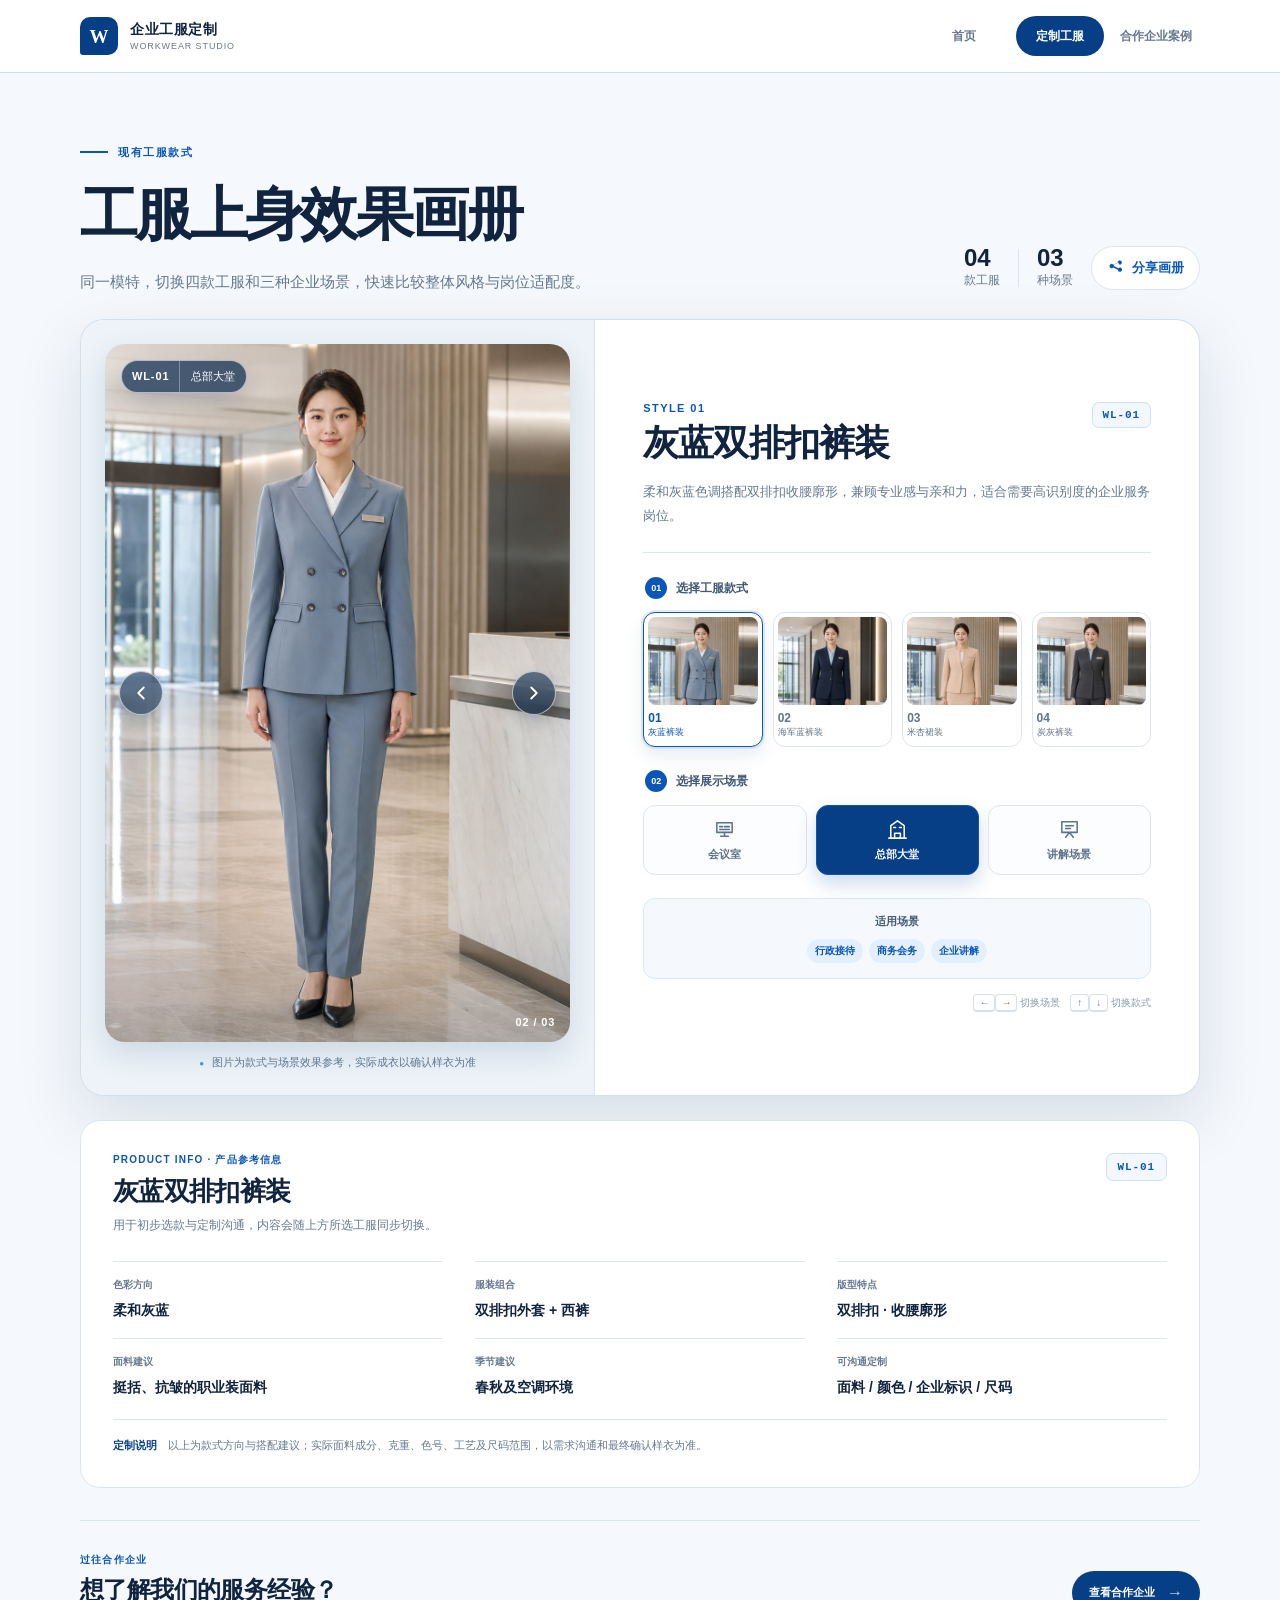
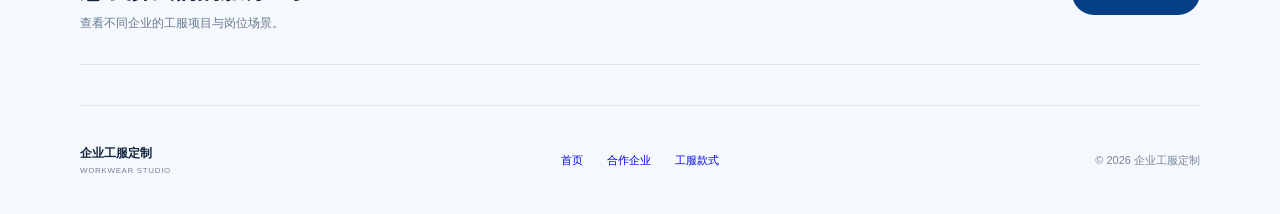
<file: lookbook.html>
<!doctype html>
<html lang="zh-CN">
  <head>
    <meta charset="utf-8" />
    <meta name="viewport" content="width=device-width, initial-scale=1, viewport-fit=cover" />
    <meta name="theme-color" content="#073f87" />
    <meta name="description" content="定制工服上身效果画册：同一模特，四款工服，会议室、企业总部大堂与讲解场景自由切换。" />
    <meta property="og:title" content="定制工服上身效果画册" />
    <meta property="og:description" content="同一模特，四款工服，三种企业场景自由切换。" />
    <meta property="og:type" content="website" />
    <meta property="og:url" content="https://tingyangyan1998-web.github.io/lookbook.html" />
    <meta property="og:image" content="https://tingyangyan1998-web.github.io/uniform-01-lobby.jpg" />
    <title>定制工服上身效果画册</title>
    <link rel="stylesheet" href="styles.css?v=20260830-product2" />
    <link rel="stylesheet" href="site-shell.css?v=e7c402f" />
    <script src="app.js?v=20260830-product2" defer></script>
  </head>
  <body>
    <a class="skip-link" href="#catalog">跳到画册内容</a>

    <header class="site-header global-header">
      <div class="header-inner global-nav">
        <a class="brand global-brand" href="index.html" aria-label="返回网站首页">
          <span class="brand-mark global-mark" aria-hidden="true">W</span>
          <span class="brand-copy global-brand-copy">
            <strong>企业工服定制</strong>
            <small>WORKWEAR STUDIO</small>
          </span>
        </a>
        <nav class="global-tabs" aria-label="主导航">
          <a href="index.html">首页</a>
          <a class="is-active" href="lookbook.html" aria-current="page">定制工服</a>
          <a href="cases.html">合作企业案例</a>
        </nav>
      </div>
    </header>

    <main id="catalog" class="catalog-shell">
      <section class="intro" aria-labelledby="pageTitle">
        <p class="eyebrow"><span></span> 现有工服款式</p>
        <div class="intro-row">
          <div>
            <h1 class="global-page-title" id="pageTitle">工服上身效果画册</h1>
            <p class="global-page-lead">同一模特，切换四款工服和三种企业场景，快速比较整体风格与岗位适配度。</p>
          </div>
          <div class="intro-tools">
            <div class="intro-meta" aria-label="画册内容概览">
              <span><b>04</b> 款工服</span>
              <i></i>
              <span><b>03</b> 种场景</span>
            </div>
            <button class="share-button" id="shareButton" type="button" aria-label="分享当前款式与场景">
              <svg viewBox="0 0 24 24" aria-hidden="true"><path d="M18 8a3 3 0 1 0-2.83-4 3 3 0 0 0 .15.92L8.9 8.13a3 3 0 1 0 0 3.74l6.42 3.21A3 3 0 1 0 16.2 13l-6.43-3.21a3 3 0 0 0 0-1.58l6.43-3.21A3 3 0 0 0 18 8Z"/></svg>
              <span>分享画册</span>
            </button>
          </div>
        </div>
      </section>

      <section class="catalog-card" aria-label="工服效果浏览器">
        <div class="viewer-column">
          <div class="image-stage">
            <div class="image-badge"><span id="badgeCode">WL-01</span><em id="badgeScene">总部大堂</em></div>
            <img id="heroImage" src="uniform-01-lobby.jpg" alt="灰蓝双排扣裤装在企业总部大堂的全身上身效果" width="1024" height="1536" fetchpriority="high" />
            <div class="image-loader" id="imageLoader" aria-hidden="true"><span></span></div>
            <button class="nav-arrow nav-prev" id="prevScene" type="button" aria-label="上一个场景">
              <svg viewBox="0 0 24 24" aria-hidden="true"><path d="m15 18-6-6 6-6"/></svg>
            </button>
            <button class="nav-arrow nav-next" id="nextScene" type="button" aria-label="下一个场景">
              <svg viewBox="0 0 24 24" aria-hidden="true"><path d="m9 18 6-6-6-6"/></svg>
            </button>
            <div class="image-count" id="imageCount" aria-hidden="true">02 / 03</div>
          </div>
          <p class="viewer-note"><span aria-hidden="true">●</span> 图片为款式与场景效果参考，实际成衣以确认样衣为准</p>
        </div>

        <div class="control-column">
          <div class="style-heading">
            <div>
              <p class="section-kicker">STYLE <span id="styleNumber">01</span></p>
              <h2 id="styleName">灰蓝双排扣裤装</h2>
            </div>
            <span class="style-code" id="styleCode">WL-01</span>
          </div>
          <p class="style-description" id="styleDescription">柔和灰蓝色调搭配双排扣收腰廓形，兼顾专业感与亲和力，适合需要高识别度的企业服务岗位。</p>
          <div class="divider"></div>

          <fieldset class="selector-group">
            <legend><span>01</span> 选择工服款式</legend>
            <div class="style-options" id="styleOptions" role="list">
              <button class="style-option is-active" type="button" data-style="0" aria-pressed="true">
                <img src="uniform-01-lobby.jpg" alt="" width="88" height="116" loading="eager" />
                <span><b>01</b><small>灰蓝裤装</small></span>
              </button>
              <button class="style-option" type="button" data-style="1" aria-pressed="false">
                <img src="uniform-02-lobby.jpg" alt="" width="88" height="116" loading="lazy" />
                <span><b>02</b><small>海军蓝裤装</small></span>
              </button>
              <button class="style-option" type="button" data-style="2" aria-pressed="false">
                <img src="uniform-03-lobby.jpg" alt="" width="88" height="116" loading="lazy" />
                <span><b>03</b><small>米杏裙装</small></span>
              </button>
              <button class="style-option" type="button" data-style="3" aria-pressed="false">
                <img src="uniform-04-lobby.jpg" alt="" width="88" height="116" loading="lazy" />
                <span><b>04</b><small>炭灰裤装</small></span>
              </button>
            </div>
          </fieldset>

          <fieldset class="selector-group scene-group">
            <legend><span>02</span> 选择展示场景</legend>
            <div class="scene-options" id="sceneOptions">
              <button class="scene-option" type="button" data-scene="meeting" aria-pressed="false">
                <svg viewBox="0 0 24 24" aria-hidden="true"><path d="M4 5h16v10H4zM8 19h8M12 15v4M7 9h3m2 0h5M7 12h10"/></svg>
                <span>会议室</span>
              </button>
              <button class="scene-option is-active" type="button" data-scene="lobby" aria-pressed="true">
                <svg viewBox="0 0 24 24" aria-hidden="true"><path d="M3 21h18M5 21V8l7-5 7 5v13M9 21v-5h6v5M8 10h2m4 0h2"/></svg>
                <span>总部大堂</span>
              </button>
              <button class="scene-option" type="button" data-scene="presentation" aria-pressed="false">
                <svg viewBox="0 0 24 24" aria-hidden="true"><path d="M4 4h16v11H4zM8 20l4-5 4 5M8 8h8m-8 3h5"/></svg>
                <span>讲解场景</span>
              </button>
            </div>
          </fieldset>

          <div class="application-card">
            <span class="application-label">适用场景</span>
            <div id="applications" class="application-tags" aria-live="polite">
              <span>行政接待</span><span>商务会务</span><span>企业讲解</span>
            </div>
          </div>
          <p class="keyboard-hint"><kbd>←</kbd><kbd>→</kbd> 切换场景　<kbd>↑</kbd><kbd>↓</kbd> 切换款式</p>
        </div>
      </section>

      <section class="product-info" aria-labelledby="productInfoTitle">
        <div class="product-info-header">
          <div>
            <p class="product-info-eyebrow">PRODUCT INFO · 产品参考信息</p>
            <h2 id="productInfoTitle"><span id="productInfoName">灰蓝双排扣裤装</span></h2>
            <p>用于初步选款与定制沟通，内容会随上方所选工服同步切换。</p>
          </div>
          <span class="product-info-code" id="productInfoCode">WL-01</span>
        </div>

        <dl class="product-specs">
          <div>
            <dt>色彩方向</dt>
            <dd id="productColor">柔和灰蓝</dd>
          </div>
          <div>
            <dt>服装组合</dt>
            <dd id="productCombination">双排扣外套 + 西裤</dd>
          </div>
          <div>
            <dt>版型特点</dt>
            <dd id="productSilhouette">双排扣 · 收腰廓形</dd>
          </div>
          <div>
            <dt>面料建议</dt>
            <dd id="productMaterial">挺括、抗皱的职业装面料</dd>
          </div>
          <div>
            <dt>季节建议</dt>
            <dd id="productSeason">春秋及空调环境</dd>
          </div>
          <div>
            <dt>可沟通定制</dt>
            <dd id="productCustomization">面料 / 颜色 / 企业标识 / 尺码</dd>
          </div>
        </dl>

        <p class="product-info-note"><b>定制说明</b> 以上为款式方向与搭配建议；实际面料成分、克重、色号、工艺及尺码范围，以需求沟通和最终确认样衣为准。</p>
      </section>

      <aside class="case-promo" aria-label="真实合作案例入口">
        <div>
          <p>过往合作企业</p>
          <h2>想了解我们的服务经验？</h2>
          <span>查看不同企业的工服项目与岗位场景。</span>
        </div>
        <a href="cases.html">查看合作企业 <b aria-hidden="true">→</b></a>
      </aside>
    </main>

    <footer class="lookbook-footer">
      <div class="footer-brand">
        <b>企业工服定制</b>
        <span>WORKWEAR STUDIO</span>
      </div>
      <nav aria-label="页脚导航">
        <a href="index.html">首页</a>
        <a href="cases.html">合作企业</a>
        <a href="lookbook.html">工服款式</a>
      </nav>
      <p>© 2026 企业工服定制</p>
    </footer>

    <div class="toast" id="toast" role="status" aria-live="polite"></div>
    <div class="sr-only" id="changeAnnouncement" aria-live="polite"></div>
    <noscript><p class="noscript">请开启浏览器 JavaScript，以切换不同款式与场景。</p></noscript>
  </body>
</html>
</file>
<file: home.css>
:root {
  color-scheme: light;
  --font-sans: -apple-system, BlinkMacSystemFont, "Segoe UI", "PingFang SC", "Hiragino Sans GB", "Microsoft YaHei", sans-serif;
  --ink: #10233f;
  --muted: #667990;
  --blue: #0b57b7;
  --blue-dark: #073f87;
  --deep: #0a2342;
  --line: #dce5ef;
  --canvas: #f5f8fc;
  --surface: #ffffff;
  --text-display: clamp(46px, 4.5vw, 60px);
  --text-section: clamp(30px, 3vw, 40px);
  --text-body: 15px;
  --text-small: 12px;
  --space-1: 8px;
  --space-2: 16px;
  --space-3: 24px;
  --space-4: 32px;
  --space-5: 40px;
  --space-6: 48px;
  --space-8: 64px;
  --space-10: 80px;
  --radius-small: 12px;
  --radius-card: 20px;
  --container: 1120px;
}

* { box-sizing: border-box; }

html {
  scroll-behavior: smooth;
  background: var(--canvas);
}

body {
  margin: 0;
  min-width: 320px;
  color: var(--ink);
  background: var(--canvas);
  font-family: var(--font-sans);
  font-size: var(--text-body);
  -webkit-font-smoothing: antialiased;
}

img { max-width: 100%; }
a { color: inherit; }
a:focus-visible { outline: 3px solid #82b9ff; outline-offset: 3px; }

.skip-link {
  position: fixed;
  z-index: 100;
  top: 10px;
  left: 10px;
  padding: 10px 14px;
  color: #fff;
  background: var(--blue-dark);
  border-radius: 8px;
  transform: translateY(-160%);
}

.skip-link:focus { transform: translateY(0); }

.section-shell,
.home-nav,
.home-footer,
.home-hero {
  width: min(var(--container), calc(100% - 48px));
  margin-inline: auto;
}

.home-header {
  position: sticky;
  z-index: 30;
  top: 0;
  border-bottom: 1px solid rgba(204, 217, 231, .88);
  background: rgba(255, 255, 255, .95);
  backdrop-filter: blur(16px);
  -webkit-backdrop-filter: blur(16px);
}

.home-nav {
  min-height: 72px;
  display: flex;
  align-items: center;
  justify-content: space-between;
  gap: var(--space-3);
}

.home-brand {
  display: inline-flex;
  align-items: center;
  gap: 12px;
  flex: 0 0 auto;
  text-decoration: none;
}

.brand-copy { display: grid; gap: 3px; }
.brand-copy b { letter-spacing: .04em; font-size: 14px; }
.brand-copy small { color: var(--muted); letter-spacing: .1em; font-size: 9px; }

.home-mark {
  width: 38px;
  height: 38px;
  display: grid;
  place-items: center;
  border-radius: 10px 10px 10px 3px;
  color: #fff;
  background: var(--blue-dark);
  font: 700 19px/1 Georgia, serif;
}

.home-nav nav {
  display: flex;
  align-items: center;
  gap: var(--space-1);
}

.home-nav nav a {
  min-height: 40px;
  padding: 0 17px;
  display: inline-flex;
  align-items: center;
  justify-content: center;
  border-radius: 999px;
  text-decoration: none;
  white-space: nowrap;
  font-size: 12px;
  font-weight: 700;
}

.home-nav nav a:hover { color: var(--blue-dark); background: #eaf2fb; }
.home-nav nav a.is-active { color: #fff; background: var(--blue-dark); }

.home-hero {
  min-height: 620px;
  padding: 72px 0 80px;
  display: grid;
  grid-template-columns: .92fr 1.08fr;
  align-items: center;
  gap: clamp(48px, 7vw, 88px);
}

.eyebrow,
.section-heading > p,
.contact-heading > p {
  margin: 0;
  display: flex;
  align-items: center;
  gap: 10px;
  color: var(--blue);
  letter-spacing: .12em;
  font-size: 11px;
  font-weight: 750;
}

.eyebrow::before,
.section-heading > p::before,
.contact-heading > p::before {
  content: "";
  width: 24px;
  height: 2px;
  flex: 0 0 auto;
  background: currentColor;
}

.hero-copy h1 {
  max-width: 620px;
  margin: var(--space-3) 0;
  letter-spacing: -.055em;
  font-size: var(--text-display);
  line-height: 1.08;
}

.hero-lead {
  max-width: 520px;
  margin: 0;
  color: var(--muted);
  font-size: 16px;
  line-height: 1.85;
}

.hero-actions {
  margin-top: var(--space-4);
  display: flex;
  align-items: center;
  gap: var(--space-3);
}

.primary-action,
.text-action {
  min-height: 46px;
  display: inline-flex;
  align-items: center;
  justify-content: center;
  gap: var(--space-1);
  text-decoration: none;
  font-size: 13px;
  font-weight: 700;
}

.primary-action {
  padding: 0 20px;
  color: #fff;
  border-radius: 999px;
  background: var(--blue-dark);
}

.primary-action:hover { background: var(--blue); }
.text-action { color: var(--blue-dark); }
.text-action:hover { color: var(--blue); }

.hero-visual {
  position: relative;
  overflow: hidden;
  height: 480px;
  border-radius: 24px;
  background: #dbe5ef;
  box-shadow: 0 24px 64px rgba(18, 53, 91, .14);
  text-decoration: none;
}

.hero-visual::after {
  content: "";
  position: absolute;
  inset: auto 0 0;
  height: 34%;
  background: linear-gradient(transparent, rgba(3, 29, 63, .66));
}

.hero-visual img {
  display: block;
  width: 100%;
  height: 100%;
  object-fit: cover;
  object-position: center top;
}

.hero-visual span,
.hero-visual b {
  position: absolute;
  z-index: 2;
  bottom: 22px;
  color: #fff;
  font-size: 12px;
}

.hero-visual span { left: 22px; }
.hero-visual b { right: 22px; color: #b9dcff; }

.partner-section {
  padding: var(--space-10) 0;
  border-top: 1px solid var(--line);
}

.section-heading {
  max-width: 650px;
}

.section-heading h2,
.contact-heading h2 {
  margin: 14px 0 12px;
  letter-spacing: -.04em;
  font-size: var(--text-section);
  line-height: 1.2;
}

.section-heading > span,
.contact-heading > span {
  color: var(--muted);
  font-size: 14px;
  line-height: 1.8;
}

.partner-list {
  margin-top: var(--space-5);
  display: grid;
  grid-template-columns: repeat(3, minmax(0, 1fr));
  gap: var(--space-2);
}

.partner-card {
  min-height: 132px;
  padding: 24px;
  display: grid;
  grid-template-columns: 56px minmax(0, 1fr);
  align-items: center;
  gap: 16px;
  border: 1px solid var(--line);
  border-radius: var(--radius-card);
  background: var(--surface);
  box-shadow: 0 10px 34px rgba(25, 54, 88, .05);
  text-decoration: none;
  transition: border-color .2s ease, transform .2s ease, box-shadow .2s ease;
}

.partner-card:hover {
  border-color: #b8cee6;
  box-shadow: 0 14px 40px rgba(25, 54, 88, .1);
  transform: translateY(-2px);
}

.partner-logo {
  width: 56px;
  height: 56px;
  grid-row: 1 / span 2;
  align-self: center;
  display: grid;
  place-items: center;
  overflow: hidden;
  border-radius: 14px;
}

.partner-logo img {
  display: block;
  object-fit: contain;
}

.partner-logo--tencent { background: #edf6ff; }
.partner-logo--tencent img { width: 46px; }

.partner-name {
  min-width: 0;
  display: grid;
  gap: 5px;
}

.partner-name small {
  color: #8a9db3;
  font: 700 10px/1 var(--font-sans);
}

.partner-name b { font-size: 20px; }

.partner-state {
  grid-column: 2;
  color: var(--blue-dark);
  white-space: nowrap;
  font-size: 12px;
  font-weight: 700;
}

.partner-state i {
  margin-left: 5px;
  color: var(--blue);
  font-style: normal;
}

.section-link {
  margin-top: var(--space-3);
  min-height: 44px;
  display: inline-flex;
  align-items: center;
  gap: var(--space-1);
  color: var(--blue-dark);
  text-decoration: none;
  font-size: 13px;
  font-weight: 700;
}

.section-link:hover { color: var(--blue); }

.contact-section {
  margin-bottom: var(--space-10);
  padding: 48px;
  display: grid;
  grid-template-columns: 1.1fr .9fr;
  align-items: center;
  gap: var(--space-6);
  color: #fff;
  border-radius: 24px;
  background: var(--deep);
  box-shadow: 0 22px 56px rgba(8, 31, 61, .14);
}

.contact-heading > p { color: #86c2ff; }
.contact-heading h2 { margin-bottom: 10px; }
.contact-heading > span { color: #b2c2d5; }

.contact-details {
  margin: 0;
  padding-left: var(--space-5);
  border-left: 1px solid rgba(255, 255, 255, .18);
}

.contact-details > div {
  min-height: 48px;
  padding: 12px 0;
  display: grid;
  grid-template-columns: minmax(88px, .8fr) minmax(0, 1.2fr);
  align-items: center;
  gap: 24px;
  border-bottom: 1px solid rgba(255, 255, 255, .12);
}

.contact-details > div:first-child { padding-top: 0; }
.contact-details > div:last-child {
  padding-bottom: 0;
  border-bottom: 0;
}

.contact-details dt {
  color: #90a8c3;
  font-size: 12px;
}

.contact-details dd {
  margin: 0;
  color: #fff;
  font-size: 14px;
  font-weight: 700;
  text-align: right;
  overflow-wrap: anywhere;
}

.home-footer {
  padding: 32px 0 calc(32px + env(safe-area-inset-bottom));
  display: grid;
  grid-template-columns: 1fr auto 1fr;
  align-items: center;
  gap: var(--space-4);
  border-top: 1px solid var(--line);
  color: #75869a;
  font-size: 11px;
}

.footer-brand { display: grid; gap: 4px; }
.footer-brand b { color: var(--ink); font-size: 12px; }
.footer-brand span { letter-spacing: .08em; font-size: 8px; }

.home-footer nav {
  display: flex;
  justify-content: center;
  gap: var(--space-3);
}

.home-footer nav a { min-height: 44px; display: inline-flex; align-items: center; text-decoration: none; }
.home-footer nav a:hover { color: var(--blue); }
.home-footer p { margin: 0; text-align: right; }

@media (max-width: 940px) {
  .home-hero { grid-template-columns: .92fr 1.08fr; gap: 40px; }
  .hero-visual { height: 430px; }
  .partner-list { grid-template-columns: 1fr; }
  .partner-card { min-height: 112px; }
  .contact-section { grid-template-columns: 1fr; }
}

@media (max-width: 720px) {
  :root {
    --text-display: 38px;
    --text-section: 30px;
    --space-10: 64px;
  }

  .section-shell,
  .home-nav,
  .home-footer,
  .home-hero {
    width: min(100% - 28px, 620px);
  }

  .home-nav { min-height: 64px; gap: 8px; }
  .brand-copy { display: none; }
  .home-mark { width: 34px; height: 34px; font-size: 17px; }
  .home-nav nav { gap: 6px; }
  .home-nav nav a { min-height: 44px; padding: 0 11px; font-size: 11px; }

  .home-hero {
    min-height: 0;
    padding: 44px 0 56px;
    grid-template-columns: 1fr;
    gap: var(--space-4);
  }

  .eyebrow,
  .section-heading > p,
  .contact-heading > p { font-size: 10px; }

  .hero-copy h1 { margin: 20px 0; line-height: 1.12; }
  .hero-lead { font-size: 14px; line-height: 1.8; }
  .hero-actions { margin-top: var(--space-3); gap: 18px; }
  .primary-action, .text-action { min-height: 44px; font-size: 12px; }
  .primary-action { padding-inline: 17px; }
  .hero-visual { height: 330px; border-radius: 20px; }
  .hero-visual span, .hero-visual b { bottom: 18px; font-size: 11px; }
  .hero-visual span { left: 18px; }
  .hero-visual b { right: 18px; }

  .partner-section { padding: 56px 0; }
  .section-heading > span, .contact-heading > span { font-size: 13px; }
  .partner-list { margin-top: var(--space-4); gap: 12px; }
  .partner-card { min-height: 112px; padding: 18px; }
  .partner-name b { font-size: 20px; }

  .contact-section {
    margin-bottom: 56px;
    padding: 30px 24px;
    gap: var(--space-4);
    border-radius: 20px;
  }

  .contact-details {
    padding: var(--space-3) 0 0;
    border-top: 1px solid rgba(255, 255, 255, .18);
    border-left: 0;
  }

  .contact-details > div {
    grid-template-columns: minmax(76px, .8fr) minmax(0, 1.2fr);
    gap: 16px;
  }

  .contact-details dd { font-size: 13px; }

  .home-footer {
    padding-top: 24px;
    padding-bottom: calc(24px + env(safe-area-inset-bottom));
    grid-template-columns: 1fr;
    justify-items: center;
    gap: 18px;
    text-align: center;
  }

  .footer-brand { justify-items: center; }
  .home-footer nav { flex-wrap: wrap; gap: 12px 20px; }
  .home-footer p { text-align: center; }
}

@media (max-width: 390px) {
  :root { --text-display: 38px; }
  .section-shell, .home-nav, .home-footer, .home-hero { width: calc(100% - 24px); }
  .home-nav nav a { padding-inline: 8px; font-size: 10px; }
  .hero-actions { display: grid; grid-template-columns: 1fr 1fr; gap: 10px; }
  .hero-visual { height: 310px; }
  .partner-card { grid-template-columns: 48px minmax(0, 1fr); }
  .partner-logo { width: 48px; height: 48px; }
  .partner-state { grid-column: 2; }
}

@media (prefers-reduced-motion: reduce) {
  *, *::before, *::after {
    scroll-behavior: auto !important;
    animation-duration: .01ms !important;
    transition-duration: .01ms !important;
  }
}
</file>
<file: company-brands.css>
.logo-token {
  flex: 0 0 auto;
  background: #eef4fa;
  border: 1px solid #e1e9f2;
}

.logo-token img {
  display: block;
  width: 84%;
  height: 70%;
  max-width: 100%;
  object-fit: contain;
}

.brand-bytedance { background: #154a92; border-color: #154a92; }
.brand-honor { background: #f8f9fc; }
.brand-mindray { background: #fff; }
.brand-webank { background: #fff; }
.brand-vipshop { background: #ec008c; border-color: #ec008c; }
.brand-vipshop img { width: 85%; max-width: 85px; height: auto; }
.brand-wordmark { color: #073f87; font-size: 14px; font-weight: 750; white-space: nowrap; }
.identity-logo .brand-wordmark { font-size: 30px; }
.identity-logo.brand-honor img { max-width: 150px; }
.identity-logo.brand-mindray img { width: 86%; height: auto; }
.identity-logo.brand-webank img { width: 88%; }

.partner-list--expanded { --partner-logo-size: 56px; }
.partner-list--expanded .partner-card { grid-template-columns: var(--partner-logo-size) minmax(0, 1fr); }
.partner-list--expanded .partner-logo {
  width: var(--partner-logo-size);
  height: var(--partner-logo-size);
  min-width: var(--partner-logo-size);
  min-height: var(--partner-logo-size);
  aspect-ratio: 1 / 1;
  align-self: center;
  justify-self: center;
}

@media (min-width: 721px) and (max-width: 940px) {
  .partner-list--expanded { grid-template-columns: repeat(2, minmax(0, 1fr)); }
}

@media (min-width: 621px) and (max-width: 900px) {
  .company-grid--expanded { grid-template-columns: repeat(2, minmax(0, 1fr)); }
}

@media (max-width: 720px) {
  .partner-list--expanded { --partner-logo-size: 44px; grid-template-columns: repeat(2, minmax(0, 1fr)); gap: 10px; }
  .partner-list--expanded .partner-card { min-height: 104px; padding: 16px 12px; gap: 8px; }
  .partner-list--expanded .partner-logo { border-radius: 11px; }
  .partner-list--expanded .brand-wordmark { font-size: 12px; }
  .partner-list--expanded .partner-name b { font-size: 15px; white-space: nowrap; }
  .partner-list--expanded .partner-state { font-size: 11px; }
  .partner-list--expanded .partner-state i { margin-left: 2px; }
}
</file>
<file: site-shell.css>
:root {
  --site-ink: #10233f;
  --site-muted: #667990;
  --site-blue: #0b57b7;
  --site-blue-dark: #073f87;
  --site-line: #dce5ef;
  --site-canvas: #f5f8fc;
  --site-container: 1120px;
}

.global-header {
  position: sticky;
  z-index: 30;
  top: 0;
  border-bottom: 1px solid rgba(204, 217, 231, .88);
  background: rgba(255, 255, 255, .95);
  backdrop-filter: blur(16px);
  -webkit-backdrop-filter: blur(16px);
}

.global-nav.global-nav {
  width: min(var(--site-container), calc(100% - 48px));
  height: 72px;
  min-height: 72px;
  margin-inline: auto;
  display: flex;
  align-items: center;
  justify-content: space-between;
  gap: 24px;
}

.global-brand.global-brand {
  min-width: 0;
  display: inline-flex;
  align-items: center;
  gap: 12px;
  flex: 0 0 auto;
  color: var(--site-ink);
  text-decoration: none;
}

.global-mark.global-mark {
  width: 38px;
  height: 38px;
  display: grid;
  place-items: center;
  flex: 0 0 38px;
  border-radius: 10px 10px 10px 3px;
  color: #fff;
  background: var(--site-blue-dark);
  font: 700 19px/1 Georgia, serif;
}

.global-brand-copy.global-brand-copy {
  display: grid;
  gap: 3px;
}

.global-brand-copy :is(b, strong) {
  color: var(--site-ink);
  letter-spacing: .04em;
  font-size: 14px;
  line-height: 1.2;
}

.global-brand-copy small {
  color: var(--site-muted);
  letter-spacing: .1em;
  font-size: 9px;
  line-height: 1.2;
}

.global-nav .global-tabs {
  width: 280px;
  display: grid;
  grid-template-columns: repeat(3, 88px);
  align-items: center;
  gap: 8px;
}

.global-nav .global-tabs a {
  width: 88px;
  min-height: 40px;
  padding: 0;
  display: inline-flex;
  align-items: center;
  justify-content: center;
  border-radius: 999px;
  color: var(--site-muted);
  background: transparent;
  text-decoration: none;
  white-space: nowrap;
  font-size: 12px;
  font-weight: 700;
}

.global-nav .global-tabs a:hover {
  color: var(--site-blue-dark);
  background: #eaf2fb;
}

.global-nav .global-tabs a.is-active {
  color: #fff;
  background: var(--site-blue-dark);
}

h1.global-page-title {
  margin-top: 24px;
  margin-bottom: 24px;
  letter-spacing: -.05em;
  font-size: clamp(46px, 4.5vw, 60px);
  line-height: 1.08;
}

/* Keep the label above each primary-page title on one shared text rhythm. */
.home-hero .eyebrow,
.archive-hero .overline,
.intro > .eyebrow {
  margin-bottom: 0;
  font-size: 11px;
  line-height: 14px;
}

.global-page-lead.global-page-lead {
  margin-top: 0;
  margin-bottom: 0;
  color: var(--site-muted);
  font-size: 16px;
  line-height: 1.8;
}

.home-hero {
  min-height: 0;
  padding-top: 72px;
  align-items: start;
}

.archive-hero,
.catalog-shell {
  padding-top: 72px;
}

@media (max-width: 720px) {
  .global-nav.global-nav {
    width: min(100% - 28px, 620px);
    height: 64px;
    min-height: 64px;
    gap: 8px;
  }

  .global-brand-copy.global-brand-copy { display: none; }

  .global-mark.global-mark {
    width: 34px;
    height: 34px;
    flex-basis: 34px;
    font-size: 17px;
  }

  .global-nav .global-tabs {
    width: 248px;
    grid-template-columns: repeat(3, 80px);
    gap: 4px;
  }

  .global-nav .global-tabs a {
    width: 80px;
    min-height: 44px;
    padding: 0;
    font-size: 11px;
  }

  h1.global-page-title {
    margin-top: 20px;
    margin-bottom: 20px;
    font-size: 38px;
    line-height: 1.12;
  }

  .home-hero .eyebrow,
  .archive-hero .overline,
  .intro > .eyebrow {
    font-size: 10px;
    line-height: 14px;
  }

  .global-page-lead.global-page-lead {
    font-size: 14px;
    line-height: 1.8;
  }

  .home-hero,
  .archive-hero,
  .catalog-shell {
    padding-top: 48px;
  }
}

@media (max-width: 390px) {
  .global-nav.global-nav { width: calc(100% - 24px); }
}
</file>
<file: cases.css>
:root {
  color-scheme: light;
  --font-sans: -apple-system, BlinkMacSystemFont, "Segoe UI", "PingFang SC", "Hiragino Sans GB", "Microsoft YaHei", sans-serif;
  --ink: #10233f;
  --muted: #667990;
  --blue: #0b57b7;
  --blue-dark: #073f87;
  --deep: #0a2342;
  --line: #dce5ef;
  --canvas: #f5f8fc;
  --surface: #ffffff;
  --text-display: clamp(46px, 4.5vw, 60px);
  --text-section: clamp(30px, 3vw, 40px);
  --text-body: 15px;
  --space-1: 8px;
  --space-2: 16px;
  --space-3: 24px;
  --space-4: 32px;
  --space-5: 40px;
  --space-6: 48px;
  --space-8: 64px;
  --space-10: 80px;
  --radius-small: 12px;
  --radius-card: 20px;
  --container: 1120px;
}

* { box-sizing: border-box; }

html {
  scroll-behavior: smooth;
  background: var(--canvas);
}

body {
  margin: 0;
  min-width: 320px;
  color: var(--ink);
  background: var(--canvas);
  font-family: var(--font-sans);
  font-size: var(--text-body);
  -webkit-font-smoothing: antialiased;
}

img { max-width: 100%; }
a { color: inherit; }
button { font: inherit; }
button, a { -webkit-tap-highlight-color: transparent; }

button:focus-visible,
a:focus-visible {
  outline: 3px solid #82b9ff;
  outline-offset: 3px;
}

.skip-link {
  position: fixed;
  z-index: 100;
  top: 10px;
  left: 10px;
  padding: 10px 14px;
  color: #fff;
  background: var(--blue-dark);
  border-radius: 8px;
  transform: translateY(-160%);
}

.skip-link:focus { transform: translateY(0); }

.section-shell,
.portfolio-nav,
.portfolio-footer {
  width: min(var(--container), calc(100% - 48px));
  margin-inline: auto;
}

.portfolio-header {
  position: sticky;
  z-index: 30;
  top: 0;
  border-bottom: 1px solid rgba(204, 217, 231, .88);
  background: rgba(255, 255, 255, .95);
  backdrop-filter: blur(16px);
  -webkit-backdrop-filter: blur(16px);
}

.portfolio-nav {
  min-height: 72px;
  display: flex;
  align-items: center;
  justify-content: space-between;
  gap: var(--space-3);
}

.portfolio-brand {
  display: inline-flex;
  align-items: center;
  gap: 12px;
  flex: 0 0 auto;
  text-decoration: none;
}

.portfolio-mark {
  width: 38px;
  height: 38px;
  display: grid;
  place-items: center;
  border-radius: 10px 10px 10px 3px;
  color: #fff;
  background: var(--blue-dark);
  font: 700 19px/1 Georgia, serif;
}

.brand-copy { display: grid; gap: 3px; }
.brand-copy b { letter-spacing: .04em; font-size: 14px; }
.brand-copy small { color: var(--muted); letter-spacing: .1em; font-size: 9px; }

.portfolio-nav nav {
  display: flex;
  align-items: center;
  gap: var(--space-1);
}

.portfolio-nav nav a {
  min-height: 40px;
  padding: 0 15px;
  display: inline-flex;
  align-items: center;
  border-radius: 999px;
  color: var(--muted);
  text-decoration: none;
  white-space: nowrap;
  font-size: 12px;
  font-weight: 700;
}

.portfolio-nav nav a:hover { color: var(--blue-dark); background: #eaf2fb; }
.portfolio-nav nav a.is-active { color: #fff; background: var(--blue-dark); }

.overline {
  margin: 0;
  display: flex;
  align-items: center;
  gap: 10px;
  color: var(--blue);
  letter-spacing: .12em;
  font-size: 11px;
  font-weight: 750;
}

.overline::before {
  content: "";
  width: 24px;
  height: 2px;
  flex: 0 0 auto;
  background: currentColor;
}

.primary-button,
.outline-button,
.text-button {
  min-height: 46px;
  display: inline-flex;
  align-items: center;
  justify-content: center;
  gap: var(--space-1);
  border-radius: 999px;
  text-decoration: none;
  font-size: 13px;
  font-weight: 700;
  cursor: pointer;
}

.primary-button {
  padding: 0 20px;
  border: 0;
  color: #fff;
  background: var(--blue-dark);
}

.primary-button:hover { background: var(--blue); }

.outline-button {
  padding: 0 20px;
  color: var(--blue-dark);
  border: 1px solid #b9cbe0;
  background: var(--surface);
}

.outline-button:hover { border-color: var(--blue); }

.text-button {
  color: var(--blue-dark);
  background: transparent;
}

.text-button:hover { color: var(--blue); }

.archive-hero {
  padding: 88px 0 80px;
  border-bottom: 1px solid var(--line);
}

.archive-hero h1,
.case-hero h1 {
  margin: var(--space-3) 0;
  letter-spacing: -.055em;
  font-size: var(--text-display);
  line-height: 1.08;
}

.archive-hero h1 { max-width: 760px; }

.hero-lead,
.case-hero-lead {
  max-width: 680px;
  margin: 0;
  color: var(--muted);
  font-size: 16px;
  line-height: 1.85;
}

.hero-actions,
.case-hero-actions,
.next-actions {
  margin-top: var(--space-4);
  display: flex;
  align-items: center;
  gap: var(--space-3);
}

.case-list-section { padding: var(--space-10) 0; }

.section-heading {
  display: flex;
  align-items: end;
  justify-content: space-between;
  gap: var(--space-5);
}

.section-heading h2,
.lookbook-grid h2,
.inquiry-strip h2,
.chapter-intro h2,
.case-materials h2,
.next-case h2 {
  margin: 14px 0 0;
  letter-spacing: -.04em;
  font-size: var(--text-section);
  line-height: 1.2;
}

.section-heading > p {
  max-width: 360px;
  margin: 0;
  color: var(--muted);
  line-height: 1.8;
}

.company-grid {
  margin-top: var(--space-5);
  display: grid;
  grid-template-columns: repeat(3, minmax(0, 1fr));
  gap: var(--space-2);
}

.company-card {
  min-height: 132px;
  padding: var(--space-3);
  display: grid;
  grid-template-columns: 56px minmax(0, 1fr);
  align-items: center;
  gap: var(--space-2);
  border: 1px solid var(--line);
  border-radius: var(--radius-card);
  background: var(--surface);
  box-shadow: 0 10px 34px rgba(25, 54, 88, .05);
  text-decoration: none;
}

a.company-card { transition: transform .2s ease, border-color .2s ease, box-shadow .2s ease; }
a.company-card:hover {
  border-color: #b8cee6;
  box-shadow: 0 14px 40px rgba(25, 54, 88, .1);
  transform: translateY(-2px);
}

.company-logo {
  width: 56px;
  height: 56px;
  grid-row: 1 / span 2;
  align-self: center;
  display: grid;
  place-items: center;
  overflow: hidden;
  border-radius: 14px;
}

.company-logo img { display: block; object-fit: contain; }
.company-logo--tencent { background: #edf6ff; }
.company-logo--tencent img { width: 46px; }

.company-copy { min-width: 0; display: grid; gap: 4px; }
.company-copy small { color: #8a9db3; font-size: 10px; font-weight: 700; }
.company-copy b { font-size: 20px; }
.company-copy em { color: var(--muted); font-size: 12px; font-style: normal; }

.company-link {
  grid-column: 2;
  color: var(--blue-dark);
  font-size: 12px;
  font-weight: 700;
}

.lookbook-entry {
  padding: var(--space-10) 0;
  border-top: 1px solid var(--line);
  border-bottom: 1px solid var(--line);
  background: var(--surface);
}

.lookbook-grid {
  display: grid;
  grid-template-columns: .9fr 1.1fr;
  align-items: center;
  gap: clamp(48px, 8vw, 96px);
}

.lookbook-grid figure {
  height: 500px;
  margin: 0;
  overflow: hidden;
  border-radius: 24px;
  background: #dbe5ef;
  box-shadow: 0 22px 56px rgba(18, 53, 91, .13);
}

.lookbook-grid img {
  display: block;
  width: 100%;
  height: 100%;
  object-fit: cover;
  object-position: center top;
}

.lookbook-grid > div > p:not(.overline) {
  max-width: 520px;
  margin: var(--space-2) 0 0;
  color: var(--muted);
  line-height: 1.85;
}

.lookbook-grid .primary-button { margin-top: var(--space-4); }

.inquiry-strip,
.next-case {
  margin-top: var(--space-10);
  margin-bottom: var(--space-10);
  padding: 48px;
  display: flex;
  align-items: center;
  justify-content: space-between;
  gap: var(--space-6);
  color: #fff;
  border-radius: 24px;
  background: var(--deep);
  box-shadow: 0 22px 56px rgba(8, 31, 61, .14);
}

.inquiry-strip .overline,
.next-case .overline { color: #86c2ff; }

.inquiry-strip h2,
.next-case h2 { margin-bottom: 10px; }
.inquiry-strip > div > span,
.next-case > div > p { color: #b2c2d5; }
.next-case > div > p { max-width: 570px; margin: 0; line-height: 1.8; }
.inquiry-strip .primary-button,
.next-case .primary-button { color: var(--blue-dark); background: #fff; }
.next-case .text-button { color: #b9dcff; }

.case-hero {
  padding: 72px 0 80px;
  display: grid;
  grid-template-columns: 1fr .78fr;
  align-items: center;
  gap: clamp(48px, 8vw, 96px);
  border-bottom: 1px solid var(--line);
}

.breadcrumb {
  margin-bottom: var(--space-4);
  display: flex;
  align-items: center;
  gap: 10px;
  color: var(--muted);
  font-size: 12px;
}

.breadcrumb a { color: var(--blue-dark); text-decoration: none; }

.case-facts {
  margin: var(--space-4) 0 0;
  padding: var(--space-3) 0;
  display: grid;
  grid-template-columns: repeat(2, minmax(0, 1fr));
  border-top: 1px solid var(--line);
  border-bottom: 1px solid var(--line);
}

.case-facts > div { padding: 0 var(--space-3); border-left: 1px solid var(--line); }
.case-facts > div:first-child { padding-left: 0; border-left: 0; }
.case-facts dt { margin-bottom: 6px; color: var(--muted); font-size: 11px; }
.case-facts dd { margin: 0; font-size: 15px; font-weight: 700; }

.company-identity {
  min-height: 390px;
  padding: var(--space-6);
  display: flex;
  align-items: center;
  justify-content: center;
  flex-direction: column;
  text-align: center;
  border: 1px solid var(--line);
  border-radius: 24px;
  background: var(--surface);
  box-shadow: 0 22px 56px rgba(18, 53, 91, .1);
}

.identity-logo {
  width: 172px;
  height: 82px;
  display: grid;
  place-items: center;
  border-radius: 18px;
  background: #edf6ff;
}

.identity-logo img { width: 142px; }
.company-identity p { margin: var(--space-4) 0 8px; color: var(--blue); font-size: 12px; font-weight: 700; }
.company-identity h2 { margin: 0; font-size: 34px; }

.case-reference {
  scroll-margin-top: 88px;
  padding: var(--space-10) 0;
  border-top: 1px solid var(--line);
  border-bottom: 1px solid var(--line);
  background: var(--surface);
}

.reference-heading { max-width: 820px; }

.reference-heading h2 {
  margin: 14px 0 0;
  letter-spacing: -.04em;
  font-size: var(--text-section);
  line-height: 1.2;
}

.reference-heading > p:last-child {
  margin: var(--space-2) 0 0;
  color: var(--muted);
  line-height: 1.85;
}

.reference-tabs {
  width: min(760px, 100%);
  margin: var(--space-4) auto 0;
  padding: 6px;
  display: grid;
  grid-template-columns: repeat(4, minmax(0, 1fr));
  gap: 8px;
  border: 1px solid var(--line);
  border-radius: 16px;
  background: #eef3f9;
}

.reference-tab {
  min-width: 0;
  min-height: 52px;
  padding: 8px 12px;
  display: flex;
  align-items: center;
  justify-content: center;
  gap: 8px;
  border: 0;
  border-radius: 11px;
  color: var(--muted);
  background: transparent;
  cursor: pointer;
}

.reference-tab span {
  font-size: 10px;
  font-weight: 800;
  opacity: .72;
}

.reference-tab b {
  overflow: hidden;
  text-overflow: ellipsis;
  white-space: nowrap;
  font-size: 14px;
}

.reference-tab:hover { color: var(--blue-dark); background: #fff; }

.reference-tab[aria-selected="true"] {
  color: #fff;
  background: var(--blue-dark);
  box-shadow: 0 8px 20px rgba(7, 63, 135, .18);
}

.reference-tab[aria-selected="true"] span { opacity: .78; }

.reference-catalog {
  margin-top: var(--space-4);
  display: grid;
  gap: var(--space-6);
}

.reference-catalog[data-enhanced="true"] > .reference-style:not(.is-active) { display: none; }

.reference-style {
  min-width: 0;
  padding-top: var(--space-3);
  border-top: 1px solid var(--line);
}

.reference-style > header {
  display: grid;
  grid-template-columns: 40px minmax(0, 1fr) auto;
  align-items: center;
  gap: var(--space-2);
}

.reference-style > header > span {
  width: 40px;
  height: 40px;
  display: grid;
  place-items: center;
  border-radius: 50%;
  color: var(--blue-dark);
  background: #eaf2fb;
  font-size: 11px;
  font-weight: 800;
}

.reference-style h3 {
  margin: 0;
  letter-spacing: -.025em;
  font-size: 24px;
}

.reference-style header a {
  min-height: 44px;
  display: inline-flex;
  align-items: center;
  color: var(--blue-dark);
  text-decoration: none;
  font-size: 12px;
  font-weight: 700;
}

.reference-style header a:hover { color: var(--blue); }

.reference-scenes {
  margin-top: var(--space-2);
  display: grid;
  grid-template-columns: repeat(3, minmax(0, 1fr));
  gap: var(--space-2);
}

.reference-scenes figure {
  margin: 0;
  overflow: hidden;
  border: 1px solid var(--line);
  border-radius: var(--radius-card);
  background: var(--canvas);
}

.reference-scenes img {
  display: block;
  width: 100%;
  aspect-ratio: 4 / 5;
  object-fit: cover;
  object-position: center top;
}

.reference-scenes figcaption {
  padding: 13px 16px;
  color: var(--muted);
  background: var(--surface);
  font-size: 12px;
  font-weight: 700;
}

.case-materials {
  padding: 48px;
  border: 1px solid var(--line);
  border-radius: 24px;
  background: var(--surface);
}

.case-materials > div { max-width: 720px; }
.case-materials > div > p:not(.overline) { margin: var(--space-2) 0 0; color: var(--muted); line-height: 1.85; }

.portfolio-footer {
  padding: 32px 0 calc(32px + env(safe-area-inset-bottom));
  display: grid;
  grid-template-columns: 1fr auto 1fr;
  align-items: center;
  gap: var(--space-4);
  border-top: 1px solid var(--line);
  color: #75869a;
  font-size: 11px;
}

.footer-brand { display: grid; gap: 4px; }
.footer-brand b { color: var(--ink); font-size: 12px; }
.footer-brand span { letter-spacing: .08em; font-size: 8px; }
.portfolio-footer nav { display: flex; justify-content: center; gap: var(--space-3); }
.portfolio-footer nav a { min-height: 44px; display: inline-flex; align-items: center; text-decoration: none; }
.portfolio-footer nav a:hover { color: var(--blue); }
.portfolio-footer p { margin: 0; text-align: right; }

.case-toast {
  position: fixed;
  z-index: 50;
  left: 50%;
  bottom: calc(24px + env(safe-area-inset-bottom));
  max-width: calc(100% - 40px);
  padding: 11px 16px;
  border-radius: 999px;
  color: #fff;
  background: rgba(7, 63, 135, .94);
  box-shadow: 0 10px 30px rgba(4, 32, 66, .24);
  opacity: 0;
  pointer-events: none;
  transform: translate(-50%, 12px);
  transition: opacity .22s, transform .22s;
  font-size: 12px;
}

.case-toast.is-visible { opacity: 1; transform: translate(-50%, 0); }

@media (max-width: 900px) {
  .company-grid { grid-template-columns: 1fr; }
  .company-card { min-height: 112px; }
  .lookbook-grid { gap: 48px; }
  .case-hero { grid-template-columns: 1fr .7fr; gap: 48px; }
  .company-identity { min-height: 340px; padding: 32px; }
}

@media (max-width: 720px) {
  :root {
    --text-display: 38px;
    --text-section: 30px;
    --space-10: 64px;
  }

  .section-shell,
  .portfolio-nav,
  .portfolio-footer { width: min(100% - 28px, 620px); }

  .portfolio-nav { min-height: 64px; gap: 8px; }
  .brand-copy { display: none; }
  .portfolio-mark { width: 34px; height: 34px; font-size: 17px; }
  .portfolio-nav nav { gap: 4px; }
  .portfolio-nav nav a { min-height: 44px; padding: 0 10px; font-size: 11px; }

  .archive-hero { padding: 56px 0 64px; }
  .archive-hero h1, .case-hero h1 { margin: 20px 0; line-height: 1.12; }
  .hero-lead, .case-hero-lead { font-size: 14px; line-height: 1.8; }
  .overline { font-size: 10px; }
  .hero-actions, .case-hero-actions, .next-actions { margin-top: var(--space-3); gap: 18px; }
  .primary-button, .outline-button, .text-button { min-height: 44px; font-size: 12px; }

  .case-list-section { padding: 64px 0; }
  .section-heading { align-items: start; flex-direction: column; gap: var(--space-2); }
  .section-heading > p { font-size: 13px; }
  .company-grid { margin-top: var(--space-4); gap: 12px; }
  .company-card { min-height: 112px; padding: 18px; }

  .lookbook-entry { padding: 64px 0; }
  .lookbook-grid { grid-template-columns: 1fr; gap: var(--space-4); }
  .lookbook-grid figure { height: 390px; border-radius: 20px; }
  .lookbook-grid > div > p:not(.overline) { font-size: 14px; }

  .inquiry-strip,
  .next-case {
    margin-top: 64px;
    margin-bottom: 64px;
    padding: 30px 24px;
    align-items: flex-start;
    flex-direction: column;
    gap: var(--space-3);
    border-radius: 20px;
  }

  .case-hero {
    padding: 48px 0 64px;
    grid-template-columns: 1fr;
    gap: var(--space-4);
  }

  .breadcrumb { margin-bottom: var(--space-3); }
  .case-facts { grid-template-columns: 1fr; padding: 0; }
  .case-facts > div { padding: var(--space-2) 0; border-top: 1px solid var(--line); border-left: 0; }
  .case-facts > div:first-child { border-top: 0; }
  .company-identity { min-height: 270px; border-radius: 20px; }

  .case-materials { padding: 30px 24px; border-radius: 20px; }

  .case-reference { scroll-margin-top: 72px; padding: 64px 0; }
  .reference-heading > p:last-child { font-size: 14px; }
  .reference-tabs {
    margin-top: var(--space-3);
    padding: 5px;
    grid-template-columns: repeat(2, minmax(0, 1fr));
    gap: 5px;
    border-radius: 14px;
  }
  .reference-tab { min-height: 48px; padding: 7px 10px; }
  .reference-tab b { font-size: 13px; }
  .reference-catalog { margin-top: var(--space-3); gap: var(--space-5); }
  .reference-style > header { grid-template-columns: 40px minmax(0, 1fr); gap: 12px; }
  .reference-style h3 { font-size: 20px; }
  .reference-style header a { grid-column: 2; min-height: 44px; }
  .reference-scenes {
    width: 100%;
    max-width: 100%;
    margin-right: 0;
    padding-right: 0;
    display: flex;
    gap: 12px;
    overflow-x: auto;
    overscroll-behavior-x: contain;
    scroll-snap-type: x proximity;
    scrollbar-width: none;
  }
  .reference-scenes::-webkit-scrollbar { display: none; }
  .reference-scenes figure { width: min(74vw, 270px); flex: 0 0 min(74vw, 270px); scroll-snap-align: start; }

  .portfolio-footer {
    padding-top: 24px;
    padding-bottom: calc(24px + env(safe-area-inset-bottom));
    grid-template-columns: 1fr;
    justify-items: center;
    gap: 18px;
    text-align: center;
  }

  .footer-brand { justify-items: center; }
  .portfolio-footer nav { flex-wrap: wrap; gap: 12px 20px; }
  .portfolio-footer p { text-align: center; }
}

@media (max-width: 390px) {
  .section-shell, .portfolio-nav, .portfolio-footer { width: calc(100% - 24px); }
  .portfolio-nav nav a { padding-inline: 8px; font-size: 10px; }
  .hero-actions, .case-hero-actions, .next-actions { display: grid; grid-template-columns: 1fr 1fr; gap: 10px; width: 100%; }
  .company-card { grid-template-columns: 48px minmax(0, 1fr); }
  .company-logo { width: 48px; height: 48px; }
  .inquiry-strip .primary-button { width: 100%; }
  .lookbook-grid figure { height: 350px; }
}

@media (prefers-reduced-motion: reduce) {
  *, *::before, *::after {
    scroll-behavior: auto !important;
    animation-duration: .01ms !important;
    transition-duration: .01ms !important;
  }
}
</file>
<file: real-cases.css>
.case-hero--real { grid-template-columns: minmax(0, 1fr) minmax(240px, .65fr); gap: 48px; }
.case-hero--real .company-identity { min-height: 280px; gap: 24px; }
.case-hero--real .company-identity h2 { font-size: 28px; }
.case-hero--real .identity-logo { width: 200px; height: 88px; }
.case-hero--real .case-facts dd { font-size: 14px; line-height: 1.6; }

.reference-tabs--project {
  width: 100%;
  grid-template-columns: repeat(var(--project-tab-columns, 3), minmax(0, 1fr));
}
.reference-tabs--project .reference-tab b { white-space: normal; text-overflow: clip; line-height: 1.45; }
.project-catalog .reference-style > header { grid-template-columns: 40px minmax(0, 1fr); }
.project-context { margin: 8px 0 0; color: var(--muted); font-size: 12px; line-height: 1.7; }
.project-photos { margin-top: 24px; display: grid; grid-template-columns: repeat(2, minmax(0, 1fr)); gap: 24px; }
.project-photos--single { max-width: 920px; margin-inline: auto; grid-template-columns: minmax(0, 1fr); }
.project-photos figure { min-width: 0; margin: 0; overflow: hidden; border: 1px solid var(--line); border-radius: 20px; background: var(--canvas); }
.project-photo {
  position: relative;
  width: 100%;
  height: 620px;
  padding: 16px;
  display: flex;
  align-items: center;
  justify-content: center;
  background: #edf1f5;
  text-decoration: none;
  cursor: zoom-in;
}
.project-photos--single .project-photo { height: auto; min-height: 240px; }
.project-photo img { display: block; width: auto; height: auto; max-width: 100%; max-height: 100%; object-fit: contain; }
.project-photos--single .project-photo img { max-height: 720px; }
.photo-type, .photo-open {
  position: absolute;
  z-index: 1;
  padding: 6px 10px;
  border: 1px solid rgba(255, 255, 255, .7);
  border-radius: 7px;
  background: rgba(255, 255, 255, .94);
  color: var(--blue-dark);
  font-size: 11px;
  font-weight: 700;
  line-height: 1.4;
}
.photo-type { top: 16px; left: 16px; }
.photo-type--design { background: #fff5e5; color: #805823; }
.photo-open { right: 16px; bottom: 16px; }
.project-photo:hover .photo-open { color: #fff; background: var(--blue-dark); }
.project-photos figcaption { padding: 16px 20px; color: var(--ink); background: var(--surface); font-size: 13px; font-weight: 650; line-height: 1.6; }
.project-photos--single figcaption { text-align: center; }
.is-photo-open { overflow: hidden; }
.photo-dialog {
  width: min(1200px, calc(100% - 32px));
  max-width: calc(100% - 32px);
  max-height: calc(100dvh - 32px);
  margin: auto;
  padding: 64px 24px 24px;
  overflow: auto;
  border: 0;
  border-radius: 20px;
  background: #f5f8fc;
  color: var(--ink);
}
.photo-dialog::backdrop { background: rgba(6, 18, 34, .86); }
.photo-dialog-close { position: absolute; top: 12px; right: 16px; min-height: 40px; padding: 0 16px; display: flex; align-items: center; gap: 16px; border: 1px solid var(--line); border-radius: 999px; background: #fff; color: var(--blue-dark); font-size: 13px; cursor: pointer; }
.photo-dialog-close span { font-size: 24px; line-height: 1; }
.photo-dialog figure { margin: 0; display: grid; justify-items: center; gap: 16px; }
.photo-dialog img { display: block; max-width: 100%; max-height: calc(100dvh - 174px); width: auto; height: auto; object-fit: contain; }
.photo-dialog figcaption { text-align: center; font-size: 13px; line-height: 1.7; }

@media (max-width: 900px) {
  .case-hero--real { grid-template-columns: minmax(0, 1fr) minmax(210px, .55fr); gap: 32px; }
  .case-hero--real .company-identity { padding: 24px; min-height: 250px; }
  .case-hero--real .identity-logo { width: 164px; height: 76px; }
  .project-photo { height: 520px; }
}

@media (max-width: 720px) {
  .case-hero--real { grid-template-columns: minmax(0, 1fr); gap: 24px; }
  .case-hero--real .company-identity { min-height: 0; padding: 18px 20px; flex-direction: row; justify-content: flex-start; gap: 20px; }
  .case-hero--real .identity-logo { width: 120px; height: 54px; border-radius: 12px; }
  .case-hero--real .company-identity h2 { font-size: 22px; }
  .case-hero--real .identity-logo .brand-wordmark { font-size: 22px; }
  .case-hero--real .case-facts { grid-template-columns: repeat(2, minmax(0, 1fr)); padding: 16px 0; }
  .case-hero--real .case-facts > div { padding: 0 16px; border-top: 0; border-left: 1px solid var(--line); }
  .case-hero--real .case-facts > div:first-child { padding-left: 0; border-left: 0; }
  .reference-tabs--project { grid-template-columns: repeat(2, minmax(0, 1fr)); }
  .reference-tabs--project .reference-tab { gap: 6px; padding: 8px 6px; }
  .reference-tabs--project .reference-tab b { font-size: 12px; }
  .project-photos { margin-top: 20px; grid-template-columns: minmax(0, 1fr); gap: 20px; }
  .project-photo, .project-photos--single .project-photo { height: auto; min-height: 180px; padding: 12px; }
  .project-photo img { width: auto; height: auto; max-width: 100%; max-height: 720px; }
  .project-photos figure { border-radius: 16px; }
  .project-photos figcaption { padding: 14px 16px; font-size: 12px; }
  .photo-type { top: 12px; left: 12px; }
  .photo-open { right: 12px; bottom: 12px; }
  .photo-dialog { width: calc(100% - 20px); max-width: calc(100% - 20px); max-height: calc(100dvh - 20px); padding: 64px 12px 20px; border-radius: 16px; }
  .photo-dialog img { max-height: calc(100dvh - 160px); }
}
</file>
<file: styles.css>
:root {
  color-scheme: light;
  --font-sans: -apple-system, BlinkMacSystemFont, "Segoe UI", "PingFang SC", "Hiragino Sans GB", "Microsoft YaHei", sans-serif;
  --ink: #10233f;
  --muted: #667990;
  --blue: #0b57b7;
  --blue-dark: #073f87;
  --blue-strong: var(--blue-dark);
  --deep: #0a2342;
  --blue-soft: #eaf2fb;
  --line: #dce5ef;
  --surface: #ffffff;
  --paper: var(--surface);
  --canvas: #f5f8fc;
  --text-display: clamp(46px, 4.5vw, 60px);
  --text-section: clamp(30px, 3vw, 40px);
  --text-body: 15px;
  --shadow: 0 24px 64px rgba(18, 53, 91, 0.13);
  --radius: 24px;
  --radius-small: 12px;
  --radius-card: 20px;
  --container: 1120px;
  --space-1: 8px;
  --space-2: 16px;
  --space-3: 24px;
  --space-4: 32px;
  --space-5: 40px;
  --space-6: 48px;
  --space-8: 64px;
  --space-10: 80px;
}

* {
  box-sizing: border-box;
}

html {
  scroll-behavior: smooth;
  background: var(--canvas);
}

body {
  margin: 0;
  min-width: 320px;
  color: var(--ink);
  background: var(--canvas);
  font-family: var(--font-sans);
  font-size: var(--text-body);
  -webkit-font-smoothing: antialiased;
}

button,
a {
  -webkit-tap-highlight-color: transparent;
}

button {
  font: inherit;
}

button:focus-visible,
a:focus-visible {
  outline: 3px solid #82b9ff;
  outline-offset: 3px;
}

.skip-link {
  position: fixed;
  z-index: 100;
  top: 10px;
  left: 10px;
  padding: 10px 14px;
  color: #fff;
  background: var(--blue-strong);
  border-radius: 8px;
  transform: translateY(-160%);
}

.skip-link:focus {
  transform: translateY(0);
}

.site-header {
  position: sticky;
  z-index: 20;
  top: 0;
  border-bottom: 1px solid rgba(204, 217, 231, .88);
  background: rgba(255, 255, 255, .95);
  backdrop-filter: blur(16px);
  -webkit-backdrop-filter: blur(16px);
}

.header-inner {
  width: min(var(--container), calc(100% - 48px));
  min-height: 72px;
  margin: auto;
  display: flex;
  align-items: center;
  justify-content: space-between;
  gap: 24px;
}

.brand {
  display: inline-flex;
  align-items: center;
  gap: 12px;
  color: inherit;
  text-decoration: none;
}

.brand-mark {
  width: 38px;
  height: 38px;
  display: grid;
  place-items: center;
  flex: 0 0 auto;
  border-radius: 10px 10px 10px 2px;
  color: #fff;
  background: var(--blue-dark);
  font: 700 19px/1 Georgia, serif;
}

.brand-copy { display: grid; gap: 3px; }

.brand-copy strong {
  letter-spacing: .04em;
  font-size: 14px;
}

.brand-copy small {
  color: var(--muted);
  letter-spacing: .1em;
  font-size: 9px;
}

.header-inner nav {
  display: flex;
  align-items: center;
  gap: 8px;
}

.header-inner nav a {
  min-height: 40px;
  padding: 0 15px;
  display: inline-flex;
  align-items: center;
  justify-content: center;
  border-radius: 999px;
  color: var(--muted);
  text-decoration: none;
  white-space: nowrap;
  font-size: 12px;
  font-weight: 700;
}

.header-inner nav a:hover { color: var(--blue-dark); background: #eaf2fb; }
.header-inner nav a.is-active { color: #fff; background: var(--blue-dark); }

.share-button {
  min-height: 44px;
  padding: 0 15px;
  display: inline-flex;
  align-items: center;
  gap: 8px;
  border: 1px solid var(--line);
  border-radius: 999px;
  color: var(--blue);
  background: var(--paper);
  cursor: pointer;
  font-weight: 650;
  font-size: 13px;
  transition: border-color 0.2s, background 0.2s, transform 0.2s;
}

.share-button:hover {
  border-color: #a7c4e8;
  background: var(--blue-soft);
  transform: translateY(-1px);
}

.share-button svg {
  width: 17px;
  height: 17px;
  fill: currentColor;
}

.catalog-shell {
  width: min(var(--container), calc(100% - 48px));
  margin: auto;
  padding: 64px 0 40px;
}

.intro {
  margin-bottom: 24px;
}

.eyebrow {
  margin: 0 0 12px;
  display: flex;
  align-items: center;
  gap: 10px;
  color: var(--blue);
  letter-spacing: 0.14em;
  font-weight: 700;
  font-size: 11px;
}

.eyebrow span {
  width: 28px;
  height: 2px;
  background: var(--blue);
}

.intro-row {
  display: flex;
  align-items: end;
  justify-content: space-between;
  gap: 30px;
}

.intro-tools {
  padding-bottom: 5px;
  display: flex;
  align-items: center;
  gap: 18px;
}

.intro h1 {
  margin: 0;
  letter-spacing: -0.035em;
  font-size: var(--text-display);
  line-height: 1.12;
}

.intro p:not(.eyebrow) {
  margin: 12px 0 0;
  color: var(--muted);
  font-size: 15px;
  line-height: 1.7;
}

.intro-meta {
  display: flex;
  align-items: center;
  gap: 18px;
  white-space: nowrap;
  color: var(--muted);
  font-size: 12px;
}

.intro-meta span {
  display: grid;
  gap: 2px;
}

.intro-meta b {
  color: var(--ink);
  font: 700 24px/1 var(--font-sans);
}

.intro-meta i {
  width: 1px;
  height: 38px;
  background: var(--line);
}

.catalog-card {
  overflow: hidden;
  display: grid;
  grid-template-columns: minmax(390px, 0.92fr) minmax(420px, 1.08fr);
  border: 1px solid rgba(202, 216, 232, 0.82);
  border-radius: var(--radius);
  background: var(--paper);
  box-shadow: var(--shadow);
}

.viewer-column {
  min-width: 0;
  padding: 24px;
  border-right: 1px solid var(--line);
  background: #edf3f9;
}

.image-stage {
  position: relative;
  overflow: hidden;
  width: 100%;
  max-height: 720px;
  aspect-ratio: 2 / 3;
  border-radius: 20px;
  background: #d8e2ec;
  box-shadow: inset 0 0 0 1px rgba(255, 255, 255, 0.5), 0 12px 30px rgba(29, 65, 103, 0.15);
}

.image-stage::after {
  content: "";
  position: absolute;
  inset: auto 0 0;
  height: 20%;
  pointer-events: none;
  background: linear-gradient(transparent, rgba(2, 19, 40, 0.16));
}

#heroImage {
  display: block;
  width: 100%;
  height: 100%;
  object-fit: cover;
  object-position: center top;
  transition: opacity 0.2s ease, transform 0.35s ease;
}

#heroImage.is-switching {
  opacity: 0.32;
  transform: scale(1.008);
}

.image-badge {
  position: absolute;
  z-index: 4;
  top: 16px;
  left: 16px;
  overflow: hidden;
  display: inline-flex;
  align-items: center;
  border: 1px solid rgba(255, 255, 255, 0.58);
  border-radius: 999px;
  color: #fff;
  background: rgba(7, 38, 75, 0.7);
  box-shadow: 0 8px 22px rgba(0, 22, 49, 0.18);
  backdrop-filter: blur(12px);
  -webkit-backdrop-filter: blur(12px);
  font-size: 11px;
}

.image-badge span {
  padding: 8px 10px;
  font-weight: 750;
  letter-spacing: 0.08em;
}

.image-badge em {
  padding: 8px 11px;
  border-left: 1px solid rgba(255, 255, 255, 0.3);
  font-style: normal;
}

.nav-arrow {
  position: absolute;
  z-index: 5;
  top: 50%;
  width: 44px;
  height: 44px;
  display: grid;
  place-items: center;
  border: 1px solid rgba(255, 255, 255, 0.6);
  border-radius: 50%;
  color: #fff;
  background: rgba(7, 38, 75, 0.58);
  box-shadow: 0 6px 16px rgba(0, 24, 55, 0.2);
  cursor: pointer;
  transform: translateY(-50%);
  backdrop-filter: blur(10px);
  -webkit-backdrop-filter: blur(10px);
  transition: background 0.2s, transform 0.2s;
}

.nav-arrow:hover {
  background: rgba(7, 57, 120, 0.82);
}

.nav-arrow:active {
  transform: translateY(-50%) scale(0.94);
}

.nav-arrow svg {
  width: 22px;
  height: 22px;
  fill: none;
  stroke: currentColor;
  stroke-width: 2;
  stroke-linecap: round;
  stroke-linejoin: round;
}

.nav-prev { left: 14px; }
.nav-next { right: 14px; }

.image-count {
  position: absolute;
  z-index: 4;
  right: 15px;
  bottom: 14px;
  color: #fff;
  letter-spacing: 0.08em;
  font-size: 11px;
  font-weight: 700;
}

.image-loader {
  position: absolute;
  z-index: 3;
  inset: 0;
  display: none;
  place-items: center;
  pointer-events: none;
}

.image-loader.is-visible {
  display: grid;
}

.image-loader span {
  width: 30px;
  height: 30px;
  border: 3px solid rgba(255,255,255,.5);
  border-top-color: #fff;
  border-radius: 50%;
  animation: spin .8s linear infinite;
}

@keyframes spin { to { transform: rotate(360deg); } }

.viewer-note {
  margin: 13px 0 1px;
  color: #637a95;
  text-align: center;
  font-size: 11px;
}

.viewer-note span {
  margin-right: 5px;
  color: #4b94de;
  font-size: 8px;
}

.control-column {
  min-width: 0;
  padding: clamp(32px, 4.5vw, 48px);
  align-self: center;
}

.style-heading {
  display: flex;
  align-items: start;
  justify-content: space-between;
  gap: 18px;
}

.section-kicker {
  margin: 0 0 8px;
  color: var(--blue);
  letter-spacing: 0.13em;
  font-weight: 750;
  font-size: 11px;
}

.style-heading h2 {
  margin: 0;
  letter-spacing: -0.025em;
  font-size: clamp(28px, 3vw, 36px);
  line-height: 1.18;
}

.style-code {
  flex: 0 0 auto;
  padding: 6px 10px;
  border: 1px solid #cfe0f4;
  border-radius: 7px;
  color: var(--blue);
  background: #f3f8ff;
  letter-spacing: 0.08em;
  font: 700 11px/1.1 ui-monospace, SFMono-Regular, Menlo, monospace;
}

.style-description {
  min-height: 48px;
  margin: 16px 0 0;
  color: var(--muted);
  font-size: 13px;
  line-height: 1.82;
}

.divider {
  height: 1px;
  margin: 24px 0;
  background: var(--line);
}

.selector-group {
  min-width: 0;
  margin: 0 0 23px;
  padding: 0;
  border: 0;
}

.selector-group legend {
  margin-bottom: 13px;
  display: flex;
  align-items: center;
  gap: 9px;
  color: #425875;
  font-weight: 700;
  font-size: 12px;
}

.selector-group legend span {
  width: 22px;
  height: 22px;
  display: grid;
  place-items: center;
  border-radius: 50%;
  color: #fff;
  background: var(--blue);
  font-size: 9px;
}

.style-options {
  display: grid;
  grid-template-columns: repeat(4, minmax(0, 1fr));
  gap: 10px;
}

.style-option {
  min-width: 0;
  padding: 4px 4px 7px;
  border: 1px solid var(--line);
  border-radius: 12px;
  color: #61748c;
  background: #fff;
  cursor: pointer;
  transition: border-color 0.2s, box-shadow 0.2s, transform 0.2s;
}

@media (hover: hover) and (pointer: fine) {
  .style-option:hover {
    border-color: #a7c6e8;
    transform: translateY(-2px);
  }
}

.style-option.is-active {
  border-color: var(--blue);
  color: var(--blue);
  box-shadow: 0 0 0 2px rgba(11, 76, 161, 0.1), 0 9px 18px rgba(20, 75, 133, 0.1);
}

.style-option img {
  display: block;
  width: 100%;
  height: 88px;
  object-fit: cover;
  object-position: top center;
  border-radius: 8px;
  background: #e5edf5;
}

.style-option span {
  margin-top: 7px;
  display: grid;
  gap: 1px;
  text-align: left;
}

.style-option b {
  font: 700 12px/1.1 var(--font-sans);
}

.style-option small {
  overflow: hidden;
  text-overflow: ellipsis;
  white-space: nowrap;
  font-size: 9px;
}

.scene-options {
  display: grid;
  grid-template-columns: repeat(3, minmax(0, 1fr));
  gap: 9px;
}

.scene-option {
  min-height: 70px;
  padding: 9px 6px;
  display: grid;
  place-items: center;
  align-content: center;
  gap: 6px;
  border: 1px solid var(--line);
  border-radius: 12px;
  color: #5d718b;
  background: #fbfdff;
  cursor: pointer;
  font-size: 11px;
  font-weight: 650;
  transition: color 0.2s, border-color 0.2s, background 0.2s, transform 0.2s;
}

.scene-option:hover {
  transform: translateY(-1px);
  border-color: #aac7e8;
}

.scene-option.is-active {
  border-color: var(--blue);
  color: #fff;
  background: var(--blue-dark);
  box-shadow: 0 9px 19px rgba(11, 76, 161, 0.2);
}

.scene-option svg {
  width: 23px;
  height: 23px;
  fill: none;
  stroke: currentColor;
  stroke-width: 1.6;
  stroke-linecap: round;
  stroke-linejoin: round;
}

.application-card {
  padding: 15px 16px;
  display: grid;
  align-items: center;
  justify-items: center;
  gap: 10px;
  text-align: center;
  border: 1px solid #d9e8f7;
  border-radius: 12px;
  background: #f5f9fe;
}

.application-label {
  flex: 0 0 auto;
  color: #435b78;
  font-weight: 700;
  font-size: 11px;
}

.application-tags {
  display: flex;
  flex-wrap: wrap;
  align-items: center;
  justify-content: center;
  gap: 6px;
}

.application-tags span {
  padding: 5px 8px;
  border-radius: 999px;
  color: var(--blue);
  background: #e3effc;
  font-size: 10px;
  font-weight: 650;
}

.keyboard-hint {
  margin: 15px 0 0;
  color: #8a99aa;
  text-align: right;
  font-size: 10px;
}

.product-info {
  margin-top: 24px;
  padding: 32px;
  border: 1px solid var(--line);
  border-radius: var(--radius-card);
  background: var(--surface);
}

.product-info-header {
  display: flex;
  align-items: flex-start;
  justify-content: space-between;
  gap: 28px;
}

.product-info-eyebrow {
  margin: 0 0 8px;
  color: var(--blue);
  letter-spacing: .12em;
  font-size: 10px;
  font-weight: 750;
}

.product-info h2 {
  margin: 0;
  letter-spacing: -.025em;
  font-size: 26px;
  line-height: 1.25;
}

.product-info-header > div > p:last-child {
  margin: 8px 0 0;
  color: var(--muted);
  font-size: 12px;
  line-height: 1.7;
}

.product-info-code {
  padding: 7px 11px;
  flex: 0 0 auto;
  border: 1px solid #cfe0f4;
  border-radius: 7px;
  color: var(--blue);
  background: #f3f8ff;
  letter-spacing: .08em;
  font: 700 11px/1.1 ui-monospace, SFMono-Regular, Menlo, monospace;
}

.product-specs {
  margin: 26px 0 0;
  display: grid;
  grid-template-columns: repeat(3, minmax(0, 1fr));
  column-gap: 32px;
}

.product-specs > div {
  min-width: 0;
  padding: 16px 0 17px;
  border-top: 1px solid var(--line);
}

.product-specs dt {
  margin: 0 0 8px;
  color: var(--muted);
  font-size: 10px;
  font-weight: 650;
}

.product-specs dd {
  margin: 0;
  color: var(--ink);
  overflow-wrap: anywhere;
  font-size: 14px;
  font-weight: 700;
  line-height: 1.5;
}

.product-info-note {
  margin: 4px 0 0;
  padding-top: 16px;
  border-top: 1px solid var(--line);
  color: var(--muted);
  font-size: 11px;
  line-height: 1.7;
}

.product-info-note b {
  margin-right: 8px;
  color: var(--blue-dark);
}

.case-promo {
  margin-top: 32px;
  padding: 32px 0;
  display: flex;
  align-items: center;
  justify-content: space-between;
  gap: 32px;
  border-top: 1px solid var(--line);
  border-bottom: 1px solid var(--line);
  color: var(--ink);
}

.case-promo p {
  margin: 0 0 7px;
  color: var(--blue);
  letter-spacing: .12em;
  font-size: 10px;
  font-weight: 750;
}

.case-promo h2 {
  margin: 0 0 7px;
  letter-spacing: -.025em;
  font-size: 24px;
}

.case-promo span {
  color: var(--muted);
  font-size: 12px;
}

.case-promo > a {
  min-height: 44px;
  padding: 0 17px;
  display: inline-flex;
  align-items: center;
  gap: 12px;
  flex: 0 0 auto;
  border: 0;
  border-radius: 999px;
  color: #fff;
  background: var(--blue-dark);
  text-decoration: none;
  font-size: 11px;
  font-weight: 700;
  transition: background .2s, transform .2s;
}

.case-promo > a:hover { background: var(--blue); transform: translateY(-1px); }
.case-promo > a b { color: #b9dcff; font-size: 16px; }

kbd {
  min-width: 19px;
  padding: 2px 5px;
  display: inline-block;
  border: 1px solid #d7e0eb;
  border-bottom-width: 2px;
  border-radius: 4px;
  color: #657991;
  background: #fff;
  text-align: center;
  font: inherit;
}

.lookbook-footer {
  width: min(var(--container), calc(100% - 48px));
  margin: auto;
  padding: 32px 0 calc(32px + env(safe-area-inset-bottom));
  display: grid;
  grid-template-columns: 1fr auto 1fr;
  align-items: center;
  gap: 32px;
  border-top: 1px solid var(--line);
  color: #75869a;
  font-size: 11px;
}

.footer-brand { display: grid; gap: 4px; }
.footer-brand b { color: var(--ink); font-size: 12px; }
.footer-brand span { letter-spacing: .08em; font-size: 8px; }
.lookbook-footer nav { display: flex; justify-content: center; gap: 24px; }
.lookbook-footer nav a { min-height: 44px; display: inline-flex; align-items: center; text-decoration: none; }
.lookbook-footer nav a:hover { color: var(--blue); }
.lookbook-footer p { margin: 0; text-align: right; }

.toast {
  position: fixed;
  z-index: 50;
  left: 50%;
  bottom: calc(24px + env(safe-area-inset-bottom));
  max-width: calc(100% - 40px);
  padding: 11px 16px;
  border-radius: 999px;
  color: #fff;
  background: rgba(6, 42, 85, 0.92);
  box-shadow: 0 10px 30px rgba(4, 32, 66, 0.24);
  opacity: 0;
  pointer-events: none;
  transform: translate(-50%, 12px);
  transition: opacity 0.22s, transform 0.22s;
  font-size: 12px;
}

.toast.is-visible {
  opacity: 1;
  transform: translate(-50%, 0);
}

.sr-only {
  position: absolute;
  overflow: hidden;
  width: 1px;
  height: 1px;
  padding: 0;
  margin: -1px;
  clip: rect(0, 0, 0, 0);
  white-space: nowrap;
  border: 0;
}

.noscript {
  position: fixed;
  z-index: 60;
  right: 20px;
  bottom: 20px;
  left: 20px;
  margin: 0;
  padding: 12px;
  border-radius: 10px;
  color: #fff;
  background: #8a2c2c;
  text-align: center;
  font-size: 13px;
}

@media (max-width: 940px) {
  .catalog-card {
    grid-template-columns: minmax(330px, .9fr) minmax(380px, 1.1fr);
  }

  .control-column { padding: 32px; }
  .viewer-column { padding: 16px; }
  .style-option img { height: 72px; }
}

@media (max-width: 760px) {
  .header-inner,
  .catalog-shell,
  .lookbook-footer {
    width: min(100% - 28px, 620px);
  }

  .header-inner { min-height: 64px; }
  .header-inner nav { gap: 4px; }
  .header-inner nav a { min-height: 44px; padding: 0 10px; font-size: 11px; }

  .catalog-shell { padding: 48px 0 32px; }
  .intro { margin-bottom: 24px; }
  .intro-row { display: block; }
  .intro h1 { font-size: 38px; }
  .intro p:not(.eyebrow) { max-width: 31em; margin-top: 9px; font-size: 13px; }
  .intro-tools { margin-top: 16px; padding: 0; }
  .intro-meta { display: none; }

  .catalog-card {
    display: flex;
    flex-direction: column;
    overflow: visible;
    border-radius: 20px;
  }

  .viewer-column {
    padding: 16px 16px 0;
    border-right: 0;
    border-bottom: 1px solid var(--line);
    border-radius: 20px 20px 0 0;
  }

  .image-stage {
    max-height: none;
    border-radius: 20px;
  }

  .viewer-note { margin: 10px 0 11px; }
  .control-column { align-self: stretch; padding: 24px; }
  .style-heading h2 { font-size: 30px; }
  .style-description { min-height: 0; font-size: 12px; line-height: 1.75; }
  .divider { margin: 19px 0; }
  .selector-group { margin-bottom: 20px; }

  .style-options {
    width: calc(100% + 18px);
    margin-right: -18px;
    padding: 6px 18px 10px 0;
    display: flex;
    gap: 9px;
    overflow-x: auto;
    overscroll-behavior-x: contain;
    scroll-snap-type: x proximity;
    scrollbar-width: none;
  }

  .style-options::-webkit-scrollbar { display: none; }

  .style-option {
    width: 94px;
    flex: 0 0 94px;
    scroll-snap-align: start;
  }

  .style-option img { height: 103px; }
  .scene-option { min-height: 68px; }
  .application-card { align-items: center; }
  .keyboard-hint { display: none; }

  .product-info {
    margin-top: 16px;
    padding: 24px;
    border-radius: 18px;
  }

  .product-info h2 { font-size: 22px; }
  .product-specs { grid-template-columns: repeat(2, minmax(0, 1fr)); column-gap: 20px; }

  .case-promo {
    padding: 24px 0;
    align-items: flex-start;
    flex-direction: column;
    gap: 18px;
  }
  .case-promo h2 { font-size: 20px; }

  .lookbook-footer {
    padding-top: 24px;
    padding-bottom: calc(24px + env(safe-area-inset-bottom));
    grid-template-columns: 1fr;
    justify-items: center;
    gap: 18px;
    text-align: center;
  }

  .footer-brand { justify-items: center; }
  .lookbook-footer nav { flex-wrap: wrap; gap: 12px 20px; }
  .lookbook-footer p { text-align: center; }
}

@media (max-width: 390px) {
  .header-inner,
  .catalog-shell,
  .lookbook-footer { width: calc(100% - 24px); }
  .brand-copy { display: none; }
  .brand-mark { width: 34px; height: 34px; }
  .header-inner nav a { padding-inline: 8px; font-size: 10px; }
  .eyebrow { font-size: 9px; }
  .control-column { padding-right: 16px; padding-left: 16px; }
  .scene-option { min-height: 65px; padding-inline: 3px; font-size: 10px; }
  .application-card { display: grid; gap: 10px; }
  .product-info { padding: 20px 16px; }
  .product-info-header { gap: 14px; }
  .product-info-eyebrow { letter-spacing: .06em; }
  .product-info h2 { font-size: 20px; }
  .product-info-header > div > p:last-child { font-size: 11px; }
  .product-specs { margin-top: 22px; column-gap: 16px; }
  .product-specs dd { font-size: 13px; }
}

@media (prefers-reduced-motion: reduce) {
  *, *::before, *::after {
    scroll-behavior: auto !important;
    animation-duration: 0.01ms !important;
    transition-duration: 0.01ms !important;
  }
}
</file>
